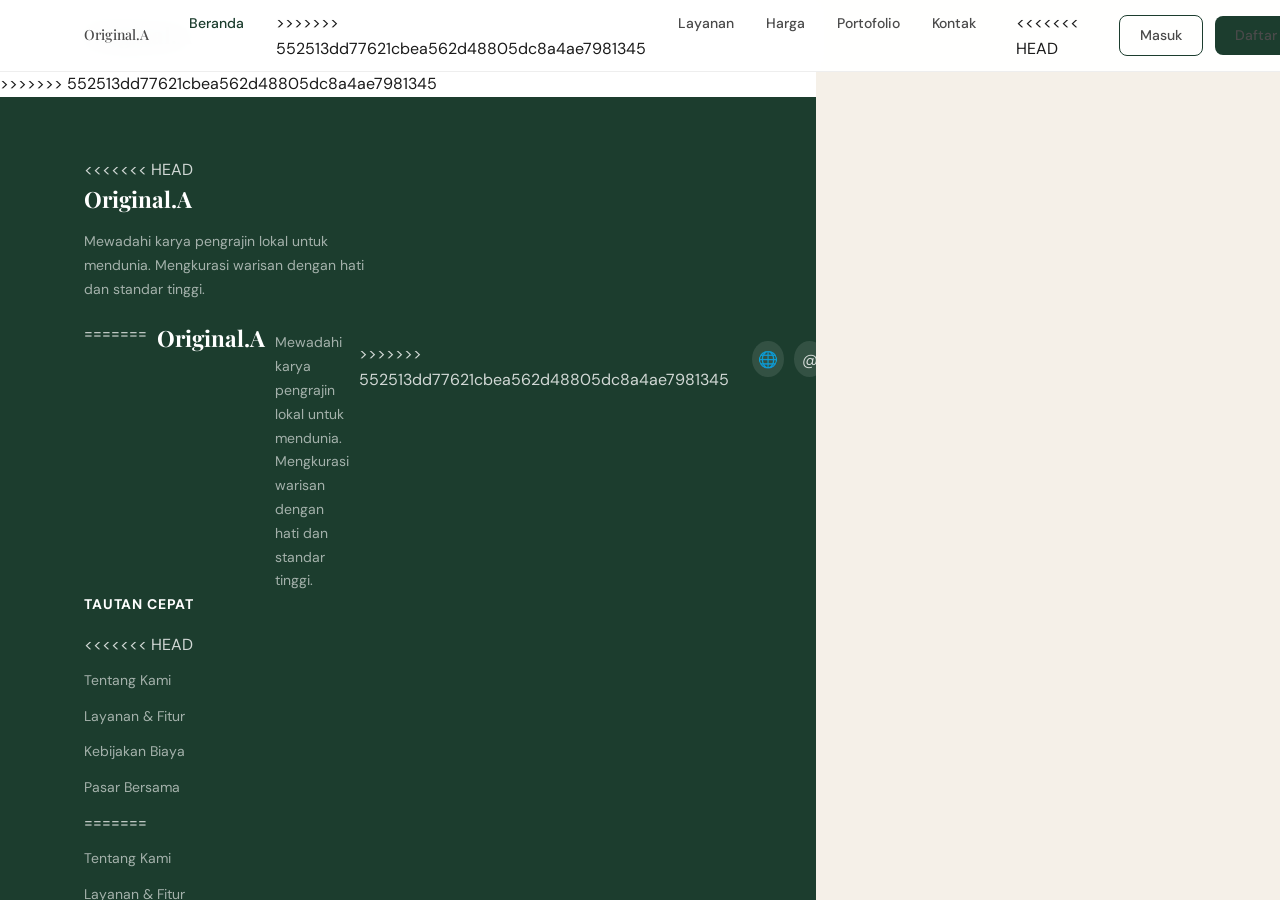
<file: index.html>
<<<<<<< HEAD
<!DOCTYPE html>
=======
#halaman_beranda




<DOCTYPE html>
>>>>>>> 552513dd77621cbea562d48805dc8a4ae7981345
<html lang="id">
<head>
  <meta charset="UTF-8"/>
  <meta name="viewport" content="width=device-width, initial-scale=1.0"/>
<<<<<<< HEAD
  <title>Original.A | Warisan UMKM Indonesia Terkurasi</title>
  <link href="https://fonts.googleapis.com/css2?family=Playfair+Display:ital,wght@0,500;0,700;1,500&family=DM+Sans:wght@300;400;500;600&display=swap" rel="stylesheet"/>
  <style>
    /* ===== DESIGN TOKENS ===== */
    :root {
      --green: #1C3D2E;
      --green-mid: #2A5440;
      --green-light: #3a6b50;
      --gold: #B8962E;
      --gold-light: #D4AF50;
      --cream: #F5F0E8;
      --cream-dark: #E8DFD0;
      --white: #FFFFFF;
      --text-dark: #1a1a1a;
      --text-mid: #4a4a4a;
      --text-muted: #888;
      --border: #ddd;
      --border-light: #eee;
      --nav-height: 72px;
      --radius-sm: 8px;
      --radius-md: 12px;
      --radius-lg: 16px;
      --radius-xl: 24px;
      --shadow-sm: 0 2px 8px rgba(0,0,0,0.06);
      --shadow-md: 0 8px 30px rgba(0,0,0,0.12);
      --shadow-lg: 0 20px 60px rgba(0,0,0,0.18);
      --transition: all 0.25s ease;
      --font-display: 'Playfair Display', Georgia, serif;
      --font-body: 'DM Sans', system-ui, sans-serif;
    }

    *, *::before, *::after { box-sizing: border-box; margin: 0; padding: 0; }
    html { scroll-behavior: smooth; }
    body { font-family: var(--font-body); color: var(--text-dark); background: var(--white); line-height: 1.6; }
    img { max-width: 100%; display: block; }
    a { text-decoration: none; color: inherit; }
    button { cursor: pointer; border: none; background: none; font-family: inherit; }

    .container { max-width: 1160px; margin: 0 auto; padding: 0 24px; }

    /* ===== BUTTONS ===== */
    .btn { display: inline-flex; align-items: center; justify-content: center; gap: 8px; padding: 12px 28px; border-radius: var(--radius-sm); font-size: 0.875rem; font-weight: 600; transition: var(--transition); cursor: pointer; border: none; }
    .btn-primary { background: var(--green); color: var(--white); }
    .btn-primary:hover { background: var(--green-mid); }
    .btn-outline { background: transparent; color: var(--green); border: 1.5px solid var(--green); }
    .btn-outline:hover { background: var(--green); color: var(--white); }
    .btn-gold { background: var(--gold); color: var(--white); }
    .btn-gold:hover { background: var(--gold-light); }

    /* ===== NAVBAR ===== */
    .navbar {
      position: fixed; top: 0; left: 0; right: 0; z-index: 1000;
      height: var(--nav-height); background: rgba(255,255,255,0.95);
      backdrop-filter: blur(12px); border-bottom: 1px solid var(--border-light);
      transition: var(--transition);
    }
    .navbar.scrolled { box-shadow: var(--shadow-sm); }
    .nav-inner { display: flex; align-items: center; height: 100%; max-width: 1160px; margin: 0 auto; padding: 0 24px; gap: 40px; }
    .nav-logo { font-family: var(--font-display); font-size: 1.4rem; font-weight: 700; color: var(--green); }
    .nav-links { display: flex; list-style: none; gap: 32px; flex: 1; }
    .nav-links a { font-size: 0.875rem; font-weight: 500; color: var(--text-mid); transition: var(--transition); }
    .nav-links a:hover, .nav-links a.active { color: var(--green); }
    .nav-actions { display: flex; align-items: center; gap: 12px; margin-left: auto; }

    /* Guest nav */
    .nav-masuk { font-size: 0.875rem; font-weight: 600; color: var(--green); padding: 8px 20px; border-radius: var(--radius-sm); border: 1.5px solid var(--green); transition: var(--transition); cursor: pointer; }
    .nav-masuk:hover { background: var(--green); color: var(--white); }
    .nav-daftar { font-size: 0.875rem; font-weight: 600; background: var(--green); color: var(--white); padding: 8px 20px; border-radius: var(--radius-sm); transition: var(--transition); cursor: pointer; }
    .nav-daftar:hover { background: var(--green-mid); }

    /* Logged-in nav */
    .nav-user { gap: 14px; }
    .nav-icon {
      position: relative; width: 38px; height: 38px; border-radius: 50%;
      display: flex; align-items: center; justify-content: center;
      background: var(--white); border: 1px solid var(--border);
      color: var(--green); font-size: 1rem; transition: var(--transition); cursor: pointer;
    }
    .nav-icon:hover { border-color: var(--green); transform: translateY(-1px); box-shadow: var(--shadow-sm); }
    .nav-badge {
      position: absolute; top: -4px; right: -4px; min-width: 18px; height: 18px; padding: 0 5px;
      background: var(--gold); color: var(--white); border-radius: 100px;
      font-size: 0.65rem; font-weight: 700; display: flex; align-items: center; justify-content: center;
      border: 2px solid var(--cream);
    }
    .nav-profile {
      display: flex; align-items: center; gap: 10px; padding: 5px 14px 5px 5px;
      background: var(--white); border: 1px solid var(--border); border-radius: 100px;
      transition: var(--transition); cursor: pointer; position: relative;
    }
    .nav-profile:hover { border-color: var(--green); box-shadow: var(--shadow-sm); }
    .nav-avatar {
      width: 30px; height: 30px; border-radius: 50%; background: var(--green); color: var(--white);
      display: flex; align-items: center; justify-content: center; font-size: 0.72rem; font-weight: 700;
    }
    .nav-name { font-size: 0.85rem; font-weight: 600; color: var(--green); }

    /* Profile dropdown */
    .profile-dropdown {
      position: absolute; top: calc(100% + 10px); right: 0;
      background: var(--white); border: 1px solid var(--border-light);
      border-radius: var(--radius-md); box-shadow: var(--shadow-md);
      min-width: 200px; padding: 8px 0; z-index: 999;
      opacity: 0; pointer-events: none; transform: translateY(-8px); transition: var(--transition);
    }
    .nav-profile:hover .profile-dropdown, .profile-dropdown.open { opacity: 1; pointer-events: all; transform: translateY(0); }
    .dropdown-item { display: flex; align-items: center; gap: 10px; padding: 10px 16px; font-size: 0.875rem; color: var(--text-mid); transition: var(--transition); }
    .dropdown-item:hover { background: var(--cream); color: var(--green); }
    .dropdown-divider { height: 1px; background: var(--border-light); margin: 6px 0; }
    .dropdown-item.logout { color: #c0392b; }
    .dropdown-item.logout:hover { background: #fdf0f0; }

    /* Notif dropdown */
    .notif-wrapper { position: relative; }
    .notif-dropdown {
      position: absolute; top: calc(100% + 10px); right: 0;
      background: var(--white); border: 1px solid var(--border-light);
      border-radius: var(--radius-md); box-shadow: var(--shadow-md);
      width: 300px; z-index: 999;
      opacity: 0; pointer-events: none; transform: translateY(-8px); transition: var(--transition);
    }
    .notif-dropdown.open { opacity: 1; pointer-events: all; transform: translateY(0); }
    .notif-header { padding: 14px 16px; font-size: 0.875rem; font-weight: 700; color: var(--text-dark); border-bottom: 1px solid var(--border-light); display: flex; justify-content: space-between; align-items: center; }
    .notif-header span { font-size: 0.75rem; color: var(--gold); font-weight: 600; cursor: pointer; }
    .notif-item { padding: 12px 16px; display: flex; gap: 10px; align-items: flex-start; border-bottom: 1px solid var(--border-light); transition: var(--transition); cursor: pointer; }
    .notif-item:last-child { border-bottom: none; }
    .notif-item:hover { background: var(--cream); }
    .notif-item.unread { background: rgba(184,150,46,0.05); }
    .notif-dot { width: 8px; height: 8px; border-radius: 50%; background: var(--gold); margin-top: 4px; flex-shrink: 0; }
    .notif-text { font-size: 0.8rem; color: var(--text-mid); line-height: 1.5; }
    .notif-time { font-size: 0.72rem; color: var(--text-muted); margin-top: 2px; }

    /* Cart dropdown */
    .cart-wrapper { position: relative; }
    .cart-dropdown {
      position: absolute; top: calc(100% + 10px); right: 0;
      background: var(--white); border: 1px solid var(--border-light);
      border-radius: var(--radius-md); box-shadow: var(--shadow-md);
      width: 320px; z-index: 999;
      opacity: 0; pointer-events: none; transform: translateY(-8px); transition: var(--transition);
    }
    .cart-dropdown.open { opacity: 1; pointer-events: all; transform: translateY(0); }
    .cart-header { padding: 14px 16px; font-size: 0.875rem; font-weight: 700; color: var(--text-dark); border-bottom: 1px solid var(--border-light); }
    .cart-item { padding: 12px 16px; display: flex; gap: 12px; align-items: center; border-bottom: 1px solid var(--border-light); }
    .cart-item-img { width: 48px; height: 48px; border-radius: var(--radius-sm); background: var(--cream-dark); overflow: hidden; flex-shrink: 0; }
    .cart-item-img img { width: 100%; height: 100%; object-fit: cover; }
    .cart-item-name { font-size: 0.82rem; font-weight: 600; color: var(--text-dark); }
    .cart-item-price { font-size: 0.82rem; font-weight: 700; color: var(--green); }
    .cart-item-qty { font-size: 0.72rem; color: var(--text-muted); }
    .cart-footer { padding: 14px 16px; }
    .cart-total { display: flex; justify-content: space-between; font-size: 0.875rem; font-weight: 700; color: var(--text-dark); margin-bottom: 12px; }
    .cart-total span:last-child { color: var(--green); font-family: var(--font-display); }
    .btn-checkout-cart { width: 100%; padding: 12px; background: var(--green); color: var(--white); border-radius: var(--radius-sm); font-weight: 600; font-size: 0.875rem; transition: var(--transition); }
    .btn-checkout-cart:hover { background: var(--green-mid); }

    .nav-toggle { display: none; flex-direction: column; gap: 5px; padding: 4px; }
    .nav-toggle span { width: 22px; height: 2px; background: var(--green); border-radius: 2px; display: block; }

    /* ===== AUTH TOGGLE DEMO BAR ===== */
    .auth-demo-bar {
      position: fixed; bottom: 24px; left: 50%; transform: translateX(-50%);
      background: var(--green); color: var(--white); border-radius: 100px;
      padding: 10px 6px 10px 18px; display: flex; align-items: center; gap: 10px;
      box-shadow: var(--shadow-lg); z-index: 2000; font-size: 0.82rem; font-weight: 500;
      white-space: nowrap;
    }
    .auth-demo-bar .toggle-label { opacity: 0.75; }
    .auth-toggle-btn {
      background: rgba(255,255,255,0.15); border: 1px solid rgba(255,255,255,0.3);
      color: var(--white); border-radius: 100px; padding: 7px 18px;
      font-size: 0.8rem; font-weight: 700; transition: var(--transition); cursor: pointer;
    }
    .auth-toggle-btn:hover { background: rgba(255,255,255,0.25); }

    /* ===== FADE UP ===== */
    .fade-up { opacity: 0; transform: translateY(24px); transition: opacity 0.6s ease, transform 0.6s ease; }
    .fade-up.visible { opacity: 1; transform: translateY(0); }

    /* ===== DIVIDER ===== */
    .divider { height: 1px; background: var(--border-light); margin: 0; }

    /* ===== SCROLL TOP ===== */
    .scroll-top {
      position: fixed; bottom: 28px; right: 28px; width: 44px; height: 44px;
      background: var(--green); color: var(--white); border-radius: 50%;
      display: flex; align-items: center; justify-content: center; font-size: 1.2rem;
      opacity: 0; pointer-events: none; transition: var(--transition); z-index: 900;
    }
    .scroll-top.show { opacity: 1; pointer-events: all; }

    /* ===== HERO ===== */
    .hero {
      min-height: 100vh; display: flex; align-items: center;
      padding-top: var(--nav-height); background: var(--cream); overflow: hidden; position: relative;
    }
    .hero .container { display: grid; grid-template-columns: 1fr 1fr; gap: 60px; align-items: center; padding: 60px 0; }
    .hero-badge {
      display: inline-flex; align-items: center; gap: 8px;
      background: rgba(184,150,46,0.15); border: 1px solid rgba(184,150,46,0.35);
      border-radius: 100px; padding: 6px 16px;
      font-size: 0.75rem; font-weight: 700; letter-spacing: 0.1em; text-transform: uppercase;
      color: var(--gold); margin-bottom: 24px;
    }
    .hero h1 { font-family: var(--font-display); font-size: clamp(2.6rem, 5.5vw, 4.2rem); line-height: 1.1; margin-bottom: 20px; color: var(--green); }
    .hero h1 span { color: var(--gold); font-style: italic; }
    .hero-desc { font-size: 1rem; line-height: 1.75; color: var(--text-mid); margin-bottom: 32px; max-width: 440px; }
    .hero-actions { display: flex; gap: 14px; flex-wrap: wrap; margin-bottom: 40px; }
    .hero-trust { display: flex; align-items: center; gap: 12px; }
    .trust-avatars { display: flex; }
    .trust-avatars span {
      width: 32px; height: 32px; border-radius: 50%; background: var(--green);
      color: var(--white); display: flex; align-items: center; justify-content: center;
      font-size: 0.7rem; font-weight: 700; border: 2px solid var(--cream); margin-left: -8px;
    }
    .trust-avatars span:first-child { margin-left: 0; }
    .trust-text { font-size: 0.82rem; color: var(--text-muted); }
    .trust-text strong { color: var(--green); display: block; }
    .hero-visual { position: relative; }
    .hero-img-main { width: 100%; aspect-ratio: 4/5; border-radius: var(--radius-xl); overflow: hidden; background: #D4C5A9; position: relative; }
    .hero-img-main img { width: 100%; height: 100%; object-fit: cover; }
    .hero-img-thumb { position: absolute; bottom: -20px; right: -20px; width: 160px; height: 140px; border-radius: var(--radius-lg); overflow: hidden; border: 4px solid var(--cream); box-shadow: var(--shadow-lg); }
    .hero-img-thumb img { width: 100%; height: 100%; object-fit: cover; }
    .hero-stat-card { position: absolute; top: 24px; left: -24px; background: var(--white); border-radius: var(--radius-md); padding: 14px 18px; box-shadow: var(--shadow-lg); }
    .hero-stat-card .stat-num { font-family: var(--font-display); font-size: 1.5rem; font-weight: 700; color: var(--green); line-height: 1; }
    .hero-stat-card .stat-lbl { font-size: 0.72rem; color: var(--text-muted); margin-top: 2px; }

    /* ===== KATEGORI ===== */
    .kategori-section { padding: 60px 0; }
    .section-header { display: flex; align-items: flex-end; justify-content: space-between; margin-bottom: 28px; }
    .section-header h2 { font-family: var(--font-display); font-size: 1.5rem; }
    .section-header p { font-size: 0.875rem; color: var(--text-muted); margin-top: 4px; }
    .kategori-scroll { display: flex; gap: 16px; overflow-x: auto; padding-bottom: 8px; scrollbar-width: none; }
    .kategori-scroll::-webkit-scrollbar { display: none; }
    .kat-item { flex-shrink: 0; width: 130px; cursor: pointer; text-align: center; transition: var(--transition); }
    .kat-item:hover { transform: translateY(-4px); }
    .kat-img { width: 130px; height: 110px; border-radius: var(--radius-md); overflow: hidden; background: var(--cream-dark); margin-bottom: 10px; position: relative; }
    .kat-img img { width: 100%; height: 100%; object-fit: cover; }
    .kat-overlay { position: absolute; inset: 0; background: rgba(28,61,46,0.4); display: flex; align-items: flex-end; padding: 10px; border-radius: var(--radius-md); }
    .kat-name { font-size: 0.82rem; font-weight: 600; color: var(--white); }

    /* ===== PRODUK UNGGULAN ===== */
    .produk-section { padding: 60px 0; }
    .section-title-center { text-align: center; margin-bottom: 40px; }
    .section-title-center h2 { font-family: var(--font-display); font-size: 2rem; margin-bottom: 6px; }
    .section-title-center h2::after { content: ''; display: block; width: 50px; height: 3px; background: var(--gold); margin: 10px auto 0; border-radius: 2px; }
    .produk-grid { display: grid; grid-template-columns: repeat(4,1fr); gap: 20px; }
    .produk-card { background: var(--white); border-radius: var(--radius-md); overflow: hidden; border: 1px solid var(--border-light); transition: var(--transition); cursor: pointer; }
    .produk-card:hover { box-shadow: var(--shadow-md); transform: translateY(-4px); }
    .produk-img { width: 100%; aspect-ratio: 1/1; background: var(--cream-dark); position: relative; overflow: hidden; }
    .produk-img img { width: 100%; height: 100%; object-fit: cover; transition: var(--transition); }
    .produk-card:hover .produk-img img { transform: scale(1.05); }
    .produk-label { position: absolute; top: 10px; left: 10px; background: var(--green); color: var(--white); font-size: 0.68rem; font-weight: 700; padding: 3px 9px; border-radius: 100px; text-transform: uppercase; }
    .produk-label.new { background: var(--gold); }
    .produk-info { padding: 14px 16px 16px; }
    .produk-toko { font-size: 0.72rem; color: var(--gold); font-weight: 600; text-transform: uppercase; letter-spacing: 0.06em; margin-bottom: 4px; }
    .produk-nama { font-size: 0.92rem; font-weight: 600; color: var(--text-dark); margin-bottom: 6px; line-height: 1.35; }
    .produk-harga { font-family: var(--font-display); font-size: 1rem; font-weight: 700; color: var(--green); margin-bottom: 12px; }
    .btn-beli { width: 100%; padding: 10px; background: var(--green); color: var(--white); border-radius: var(--radius-sm); font-size: 0.82rem; font-weight: 600; transition: var(--transition); text-align: center; display: block; border: none; cursor: pointer; }
    .btn-beli:hover { background: var(--green-mid); }

    /* ===== CARA KERJA ===== */
    .cara-kerja { background: var(--green); padding: 80px 0; }
    .cara-kerja .section-title-center h2 { color: var(--white); }
    .cara-kerja .section-title-center h2::after { background: var(--gold); }
    .cara-grid { display: grid; grid-template-columns: repeat(3,1fr); gap: 32px; margin-top: 48px; }
    .cara-item { text-align: center; }
    .cara-icon { width: 72px; height: 72px; background: rgba(184,150,46,0.2); border: 1px solid rgba(184,150,46,0.4); border-radius: var(--radius-md); display: flex; align-items: center; justify-content: center; font-size: 1.8rem; margin: 0 auto 20px; }
    .cara-item h3 { font-family: var(--font-display); color: var(--white); font-size: 1.1rem; margin-bottom: 10px; }
    .cara-item p { color: rgba(255,255,255,0.65); font-size: 0.875rem; line-height: 1.7; }

    /* ===== TESTIMONI ===== */
    .testimoni-section { padding: 80px 0; background: var(--cream); }
    .testi-grid { display: grid; grid-template-columns: repeat(3,1fr); gap: 24px; }
    .testi-card { background: var(--white); border: 1px solid var(--border-light); border-radius: var(--radius-md); padding: 28px; transition: var(--transition); }
    .testi-card:hover { box-shadow: var(--shadow-md); }
    .stars { color: var(--gold); font-size: 0.9rem; letter-spacing: 2px; margin-bottom: 14px; }
    .testi-text { font-size: 0.9rem; color: var(--text-mid); line-height: 1.75; margin-bottom: 20px; font-style: italic; }
    .testi-author { display: flex; align-items: center; gap: 12px; }
    .testi-avatar { width: 40px; height: 40px; border-radius: 50%; background: var(--green); color: var(--white); display: flex; align-items: center; justify-content: center; font-weight: 700; font-size: 0.9rem; flex-shrink: 0; overflow: hidden; }
    .testi-avatar img { width: 100%; height: 100%; object-fit: cover; }
    .testi-name { font-size: 0.875rem; font-weight: 600; color: var(--text-dark); }
    .testi-lokasi { font-size: 0.78rem; color: var(--text-muted); }

    /* ===== CTA BOTTOM ===== */
    .cta-bottom { background: var(--green); padding: 80px 0; text-align: center; }
    .cta-bottom h2 { font-family: var(--font-display); color: var(--white); font-size: clamp(1.8rem,4vw,2.8rem); margin-bottom: 12px; }
    .cta-bottom p { color: rgba(255,255,255,0.7); font-size: 1rem; margin-bottom: 32px; max-width: 480px; margin-left: auto; margin-right: auto; }
    .cta-bottom .btn-gold { font-size: 1rem; padding: 15px 40px; border-radius: var(--radius-sm); }

    /* img placeholders */
    .img-placeholder { background: var(--cream-dark); display: flex; align-items: center; justify-content: center; font-size: 2rem; color: var(--text-muted); width: 100%; height: 100%; }

    /* ===== FOOTER ===== */
    footer { background: var(--green); color: rgba(255,255,255,0.8); padding-top: 60px; }
    .footer-top { display: grid; grid-template-columns: 2fr 1fr 1fr 1.5fr; gap: 48px; padding-bottom: 48px; border-bottom: 1px solid rgba(255,255,255,0.1); }
    .footer-brand p { font-size: 0.875rem; line-height: 1.7; color: rgba(255,255,255,0.6); max-width: 280px; margin-top: 10px; }
    .footer-socials { display: flex; gap: 10px; margin-top: 20px; }
    .footer-socials a { width: 36px; height: 36px; border-radius: 50%; background: rgba(255,255,255,0.1); display: flex; align-items: center; justify-content: center; font-size: 1rem; transition: var(--transition); }
    .footer-socials a:hover { background: var(--gold); }
    .footer-col h5 { font-size: 0.875rem; font-weight: 700; color: var(--white); margin-bottom: 16px; text-transform: uppercase; letter-spacing: 0.06em; }
    .footer-col ul { list-style: none; display: flex; flex-direction: column; gap: 10px; }
    .footer-col ul li a { font-size: 0.875rem; color: rgba(255,255,255,0.6); transition: var(--transition); }
    .footer-col ul li a:hover { color: var(--gold); }
    .newsletter-form { display: flex; }
    .newsletter-form input { flex: 1; padding: 10px 16px; background: rgba(255,255,255,0.1); border: 1px solid rgba(255,255,255,0.2); border-radius: var(--radius-sm) 0 0 var(--radius-sm); color: var(--white); font-size: 0.875rem; outline: none; }
    .newsletter-form input::placeholder { color: rgba(255,255,255,0.4); }
    .newsletter-form button { padding: 10px 18px; background: var(--gold); color: var(--white); font-weight: 600; border-radius: 0 var(--radius-sm) var(--radius-sm) 0; font-size: 0.875rem; transition: var(--transition); }
    .newsletter-form button:hover { background: var(--gold-light); }
    .footer-bottom { padding: 20px 0; text-align: center; font-size: 0.8rem; color: rgba(255,255,255,0.4); }

    /* =============================================
       PRODUCT DETAIL MODAL
    ============================================= */
    .modal-overlay {
      position: fixed; inset: 0; background: rgba(0,0,0,0.6);
      backdrop-filter: blur(4px); z-index: 2000;
      display: flex; align-items: center; justify-content: center;
      opacity: 0; pointer-events: none; transition: opacity 0.3s ease;
      padding: 20px;
    }
    .modal-overlay.active { opacity: 1; pointer-events: all; }
    .modal-box {
      background: var(--white); border-radius: var(--radius-xl);
      width: 100%; max-width: 860px; max-height: 90vh;
      overflow-y: auto; position: relative;
      transform: translateY(20px) scale(0.97);
      transition: transform 0.3s ease;
      scrollbar-width: thin;
    }
    .modal-overlay.active .modal-box { transform: translateY(0) scale(1); }
    .modal-close {
      position: absolute; top: 16px; right: 16px; z-index: 10;
      width: 36px; height: 36px; border-radius: 50%;
      background: rgba(0,0,0,0.08); display: flex; align-items: center; justify-content: center;
      font-size: 1.1rem; color: var(--text-dark); transition: var(--transition);
    }
    .modal-close:hover { background: rgba(0,0,0,0.15); }
    .modal-content { display: grid; grid-template-columns: 1fr 1fr; }
    .modal-gallery { padding: 24px; }
    .modal-main-img { width: 100%; aspect-ratio: 1/1; border-radius: var(--radius-lg); overflow: hidden; background: var(--cream-dark); margin-bottom: 12px; position: relative; }
    .modal-main-img img { width: 100%; height: 100%; object-fit: cover; }
    .modal-badge-img { position: absolute; top: 12px; left: 12px; background: var(--green); color: var(--white); font-size: 0.68rem; font-weight: 700; padding: 4px 10px; border-radius: 100px; text-transform: uppercase; }
    .modal-thumbs { display: flex; gap: 8px; }
    .modal-thumb { width: 68px; height: 68px; border-radius: var(--radius-sm); overflow: hidden; cursor: pointer; border: 2px solid transparent; transition: var(--transition); background: var(--cream-dark); flex-shrink: 0; }
    .modal-thumb.active { border-color: var(--green); }
    .modal-thumb img { width: 100%; height: 100%; object-fit: cover; }
    .modal-info { padding: 28px 28px 28px 4px; display: flex; flex-direction: column; gap: 0; }
    .modal-title { font-family: var(--font-display); font-size: 1.6rem; font-weight: 700; color: var(--text-dark); margin-bottom: 8px; line-height: 1.2; }
    .modal-rating { display: flex; align-items: center; gap: 8px; margin-bottom: 16px; }
    .modal-rating .stars { font-size: 0.85rem; letter-spacing: 1px; margin: 0; }
    .modal-rating span { font-size: 0.82rem; color: var(--text-muted); }
    .modal-seller { display: flex; align-items: center; gap: 12px; background: var(--cream); border-radius: var(--radius-sm); padding: 12px 16px; margin-bottom: 16px; }
    .seller-icon { width: 36px; height: 36px; border-radius: 50%; background: var(--green); display: flex; align-items: center; justify-content: center; font-size: 1rem; }
    .seller-name { font-size: 0.875rem; font-weight: 600; color: var(--text-dark); }
    .seller-link { font-size: 0.75rem; color: var(--gold); font-weight: 500; }
    .modal-price { font-family: var(--font-display); font-size: 2rem; font-weight: 700; color: var(--green); margin-bottom: 18px; }
    .modal-option-label { font-size: 0.8rem; font-weight: 700; color: var(--text-dark); text-transform: uppercase; letter-spacing: 0.06em; margin-bottom: 8px; }
    .modal-sizes { display: flex; gap: 8px; margin-bottom: 16px; }
    .size-btn { width: 42px; height: 38px; border-radius: var(--radius-sm); border: 1.5px solid var(--border); font-size: 0.8rem; font-weight: 600; color: var(--text-mid); transition: var(--transition); cursor: pointer; background: var(--white); }
    .size-btn.active, .size-btn:hover { border-color: var(--green); background: var(--green); color: var(--white); }
    .modal-colors { display: flex; gap: 8px; margin-bottom: 18px; }
    .color-btn { width: 30px; height: 30px; border-radius: 50%; cursor: pointer; border: 2px solid transparent; transition: var(--transition); }
    .color-btn.active { border-color: var(--green); box-shadow: 0 0 0 3px var(--green); }
    .modal-qty-row { display: flex; align-items: center; gap: 16px; margin-bottom: 20px; }
    .qty-control { display: flex; align-items: center; border: 1.5px solid var(--border); border-radius: var(--radius-sm); overflow: hidden; }
    .qty-btn { width: 36px; height: 36px; background: var(--cream); font-size: 1.1rem; font-weight: 600; color: var(--text-dark); transition: var(--transition); }
    .qty-btn:hover { background: var(--cream-dark); }
    .qty-val { width: 40px; text-align: center; font-size: 0.9rem; font-weight: 600; border: none; background: var(--white); padding: 8px 0; }
    .qty-stock { font-size: 0.8rem; color: var(--text-muted); }
    .modal-actions { display: flex; gap: 12px; margin-bottom: 20px; }
    .btn-keranjang { flex: 1; padding: 13px; border: 2px solid var(--green); color: var(--green); background: var(--white); border-radius: var(--radius-sm); font-weight: 600; font-size: 0.875rem; transition: var(--transition); }
    .btn-keranjang:hover { background: var(--cream); }
    .btn-beli-modal { flex: 1; padding: 13px; background: var(--green); color: var(--white); border-radius: var(--radius-sm); font-weight: 600; font-size: 0.875rem; transition: var(--transition); }
    .btn-beli-modal:hover { background: var(--green-mid); }
    .modal-badges { display: flex; gap: 16px; justify-content: space-around; padding: 16px 0; border-top: 1px solid var(--border-light); border-bottom: 1px solid var(--border-light); }
    .modal-badge-item { display: flex; flex-direction: column; align-items: center; gap: 4px; }
    .modal-badge-item span:first-child { font-size: 1.2rem; }
    .modal-badge-item span:last-child { font-size: 0.63rem; font-weight: 700; text-transform: uppercase; letter-spacing: 0.06em; color: var(--text-muted); text-align: center; }

    /* Modal Tabs */
    .modal-tabs-section { padding: 20px 28px 28px; border-top: 1px solid var(--border-light); }
    .modal-tabs-row { display: flex; border-bottom: 2px solid var(--border-light); margin-bottom: 20px; }
    .modal-tab { padding: 10px 20px; font-size: 0.875rem; font-weight: 600; color: var(--text-muted); border-bottom: 2px solid transparent; margin-bottom: -2px; transition: var(--transition); cursor: pointer; }
    .modal-tab.active { color: var(--green); border-bottom-color: var(--green); }
    .modal-tab-content { display: grid; grid-template-columns: 1fr 1fr; gap: 24px; }
    .tab-panel { display: none; }
    .tab-panel.active { display: block; }
    .tab-panel p { font-size: 0.875rem; line-height: 1.8; color: var(--text-mid); }
    .review-list { display: flex; flex-direction: column; gap: 16px; }
    .review-item { background: var(--cream); border-radius: var(--radius-sm); padding: 16px; }
    .review-header { display: flex; align-items: center; gap: 10px; margin-bottom: 6px; }
    .review-avatar { width: 32px; height: 32px; border-radius: 50%; background: var(--green); color: var(--white); display: flex; align-items: center; justify-content: center; font-size: 0.75rem; font-weight: 700; flex-shrink: 0; }
    .review-name { font-size: 0.82rem; font-weight: 600; }
    .review-stars { font-size: 0.7rem; color: var(--gold); }
    .review-text { font-size: 0.8rem; color: var(--text-mid); font-style: italic; }

    /* Login prompt modal (for guests) */
    .login-prompt {
      text-align: center; padding: 40px 32px;
    }
    .login-prompt .prompt-icon { font-size: 3rem; margin-bottom: 16px; }
    .login-prompt h3 { font-family: var(--font-display); font-size: 1.4rem; color: var(--green); margin-bottom: 10px; }
    .login-prompt p { color: var(--text-muted); font-size: 0.9rem; margin-bottom: 24px; }
    .login-prompt .prompt-actions { display: flex; gap: 12px; justify-content: center; }

    /* ===== TOAST ===== */
    @keyframes fadeInUp {
      from { opacity: 0; transform: translateX(-50%) translateY(10px); }
      to   { opacity: 1; transform: translateX(-50%) translateY(0); }
    }

    /* ===== RESPONSIVE ===== */
    @media(max-width:1024px) {
      .produk-grid { grid-template-columns: repeat(2,1fr); }
      .modal-content { grid-template-columns: 1fr; }
      .modal-info { padding: 0 24px 24px; }
      .footer-top { grid-template-columns: 1fr 1fr; }
    }
    @media(max-width:768px) {
      .hero .container { grid-template-columns: 1fr; }
      .hero-visual { display: none; }
      .cara-grid { grid-template-columns: 1fr; }
      .testi-grid { grid-template-columns: 1fr; }
      .modal-tab-content { grid-template-columns: 1fr; }
      .nav-name { display: none; }
    }
    @media(max-width:480px) {
      .produk-grid { grid-template-columns: 1fr; }
      .footer-top { grid-template-columns: 1fr; }
      .nav-links { display: none; }
      .nav-links.open { display: flex; flex-direction: column; position: fixed; top: var(--nav-height); left: 0; right: 0; background: var(--white); padding: 20px; gap: 16px; border-bottom: 1px solid var(--border-light); z-index: 999; }
      .nav-toggle { display: flex; }
    }
=======
  <title>Beranda — Original.A | Warisan UMKM Indonesia Terkurasi</title>
  <link rel="stylesheet" href="style.css"/>
  <style>
    /* ===== HERO ===== */
    .hero {
      min-height:100vh; display:flex; align-items:center;
      padding-top:var(--nav-height); background:var(--cream); overflow:hidden; position:relative;
    }
    .hero .container {
      display:grid; grid-template-columns:1fr 1fr; gap:60px; align-items:center; padding:60px 0;
    }
    .hero-badge {
      display:inline-flex; align-items:center; gap:8px;
      background:rgba(184,150,46,0.15); border:1px solid rgba(184,150,46,0.35);
      border-radius:100px; padding:6px 16px;
      font-size:0.75rem; font-weight:700; letter-spacing:0.1em; text-transform:uppercase;
      color:var(--gold); margin-bottom:24px;
    }
    .hero h1 {
      font-size:clamp(2.6rem,5.5vw,4.2rem); line-height:1.1;
      margin-bottom:20px; color:var(--green);
    }
    .hero h1 span { color:var(--gold); font-style:italic; }
    .hero-desc { font-size:1rem; line-height:1.75; color:var(--text-mid); margin-bottom:32px; max-width:440px; }
    .hero-actions { display:flex; gap:14px; flex-wrap:wrap; margin-bottom:40px; }
    .hero-trust { display:flex; align-items:center; gap:12px; }
    .trust-avatars { display:flex; }
    .trust-avatars span {
      width:32px; height:32px; border-radius:50%; background:var(--green);
      color:var(--white); display:flex; align-items:center; justify-content:center;
      font-size:0.7rem; font-weight:700; border:2px solid var(--cream); margin-left:-8px;
    }
    .trust-avatars span:first-child { margin-left:0; }
    .trust-text { font-size:0.82rem; color:var(--text-muted); }
    .trust-text strong { color:var(--green); display:block; }

    /* Hero Visual */
    .hero-visual { position:relative; }
    .hero-img-main {
      width:100%; aspect-ratio:4/5; border-radius:var(--radius-xl);
      overflow:hidden; background:#D4C5A9; position:relative;
    }
    .hero-img-main img { width:100%; height:100%; object-fit:cover; }
    .hero-img-thumb {
      position:absolute; bottom:-20px; right:-20px;
      width:160px; height:140px; border-radius:var(--radius-lg);
      overflow:hidden; border:4px solid var(--cream); box-shadow:var(--shadow-lg);
    }
    .hero-img-thumb img { width:100%; height:100%; object-fit:cover; }
    .hero-stat-card {
      position:absolute; top:24px; left:-24px;
      background:var(--white); border-radius:var(--radius-md);
      padding:14px 18px; box-shadow:var(--shadow-lg);
    }
    .hero-stat-card .stat-num { font-family:var(--font-display); font-size:1.5rem; font-weight:700; color:var(--green); line-height:1; }
    .hero-stat-card .stat-lbl { font-size:0.72rem; color:var(--text-muted); margin-top:2px; }

    /* ===== KATEGORI ===== */
    .kategori-section { padding:60px 0; }
    .section-header { display:flex; align-items:flex-end; justify-content:space-between; margin-bottom:28px; }
    .section-header h2 { font-size:1.5rem; }
    .section-header p { font-size:0.875rem; color:var(--text-muted); margin-top:4px; }
    .kategori-scroll { display:flex; gap:16px; overflow-x:auto; padding-bottom:8px; scrollbar-width:none; }
    .kategori-scroll::-webkit-scrollbar { display:none; }
    .kat-item {
      flex-shrink:0; width:130px; cursor:pointer; text-align:center; transition:var(--transition);
    }
    .kat-item:hover { transform:translateY(-4px); }
    .kat-img {
      width:130px; height:110px; border-radius:var(--radius-md); overflow:hidden;
      background:var(--cream-dark); margin-bottom:10px; position:relative;
    }
    .kat-img img { width:100%; height:100%; object-fit:cover; }
    .kat-overlay {
      position:absolute; inset:0; background:rgba(28,61,46,0.4);
      display:flex; align-items:flex-end; padding:10px;
      border-radius:var(--radius-md);
    }
    .kat-name { font-size:0.82rem; font-weight:600; color:var(--white); }

    /* ===== PRODUK UNGGULAN ===== */
    .produk-section { padding:60px 0; }
    .section-title-center { text-align:center; margin-bottom:40px; }
    .section-title-center h2 { font-size:2rem; margin-bottom:6px; }
    .section-title-center h2::after {
      content:''; display:block; width:50px; height:3px;
      background:var(--gold); margin:10px auto 0; border-radius:2px;
    }
    .produk-grid { display:grid; grid-template-columns:repeat(4,1fr); gap:20px; }
    .produk-card {
      background:var(--white); border-radius:var(--radius-md);
      overflow:hidden; border:1px solid var(--border-light); transition:var(--transition);
    }
    .produk-card:hover { box-shadow:var(--shadow-md); transform:translateY(-4px); }
    .produk-img {
      width:100%; aspect-ratio:1/1; background:var(--cream-dark);
      position:relative; overflow:hidden;
    }
    .produk-img img { width:100%; height:100%; object-fit:cover; transition:var(--transition); }
    .produk-card:hover .produk-img img { transform:scale(1.05); }
    .produk-label {
      position:absolute; top:10px; left:10px;
      background:var(--green); color:var(--white);
      font-size:0.68rem; font-weight:700; padding:3px 9px; border-radius:100px; text-transform:uppercase;
    }
    .produk-label.new  { background:var(--gold); }
    .produk-info { padding:14px 16px 16px; }
    .produk-toko { font-size:0.72rem; color:var(--gold); font-weight:600; text-transform:uppercase; letter-spacing:0.06em; margin-bottom:4px; }
    .produk-nama { font-size:0.92rem; font-weight:600; color:var(--text-dark); margin-bottom:6px; line-height:1.35; }
    .produk-harga { font-family:var(--font-display); font-size:1rem; font-weight:700; color:var(--green); margin-bottom:12px; }
    .btn-beli {
      width:100%; padding:10px; background:var(--green); color:var(--white);
      border-radius:var(--radius-sm); font-size:0.82rem; font-weight:600;
      transition:var(--transition); text-align:center; display:block;
    }
    .btn-beli:hover { background:var(--green-mid); }

    /* ===== CARA KERJA ===== */
    .cara-kerja { background:var(--green); padding:80px 0; }
    .cara-kerja .section-title-center h2 { color:var(--white); }
    .cara-kerja .section-title-center h2::after { background:var(--gold); }
    .cara-kerja .section-title-center p { color:rgba(255,255,255,0.7); }
    .cara-grid { display:grid; grid-template-columns:repeat(3,1fr); gap:32px; margin-top:48px; }
    .cara-item { text-align:center; }
    .cara-icon {
      width:72px; height:72px; background:rgba(184,150,46,0.2); border:1px solid rgba(184,150,46,0.4);
      border-radius:var(--radius-md); display:flex; align-items:center; justify-content:center;
      font-size:1.8rem; margin:0 auto 20px;
    }
    .cara-item h3 { color:var(--white); font-size:1.1rem; margin-bottom:10px; }
    .cara-item p  { color:rgba(255,255,255,0.65); font-size:0.875rem; line-height:1.7; }

    /* ===== TESTIMONI ===== */
    .testimoni-section { padding:80px 0; background:var(--cream); }
    .testi-grid { display:grid; grid-template-columns:repeat(3,1fr); gap:24px; }
    .testi-card {
      background:var(--white); border:1px solid var(--border-light);
      border-radius:var(--radius-md); padding:28px; transition:var(--transition);
    }
    .testi-card:hover { box-shadow:var(--shadow-md); }
    .stars { color:var(--gold); font-size:0.9rem; letter-spacing:2px; margin-bottom:14px; }
    .testi-text { font-size:0.9rem; color:var(--text-mid); line-height:1.75; margin-bottom:20px; font-style:italic; }
    .testi-author { display:flex; align-items:center; gap:12px; }
    .testi-avatar {
      width:40px; height:40px; border-radius:50%;
      background:var(--green); color:var(--white);
      display:flex; align-items:center; justify-content:center; font-weight:700; font-size:0.9rem; flex-shrink:0;
    }
    .testi-name  { font-size:0.875rem; font-weight:600; color:var(--text-dark); }
    .testi-lokasi{ font-size:0.78rem; color:var(--text-muted); }

    /* ===== CTA BOTTOM ===== */
    .cta-bottom {
      background:var(--green); padding:80px 0; text-align:center;
    }
    .cta-bottom h2 { color:var(--white); font-size:clamp(1.8rem,4vw,2.8rem); margin-bottom:12px; }
    .cta-bottom p  { color:rgba(255,255,255,0.7); font-size:1rem; margin-bottom:32px; max-width:480px; margin-left:auto; margin-right:auto; }
    .cta-bottom .btn-gold { font-size:1rem; padding:15px 40px; border-radius:var(--radius-sm); }

    /* img placeholders */
    .img-placeholder { background:var(--cream-dark); display:flex; align-items:center; justify-content:center; font-size:2rem; color:var(--text-muted); width:100%; height:100%; }

    @media(max-width:1024px){ .produk-grid { grid-template-columns:repeat(2,1fr); } }
    @media(max-width:768px){
      .hero .container { grid-template-columns:1fr; }
      .hero-visual { display:none; }
      .cara-grid  { grid-template-columns:1fr; }
      .testi-grid { grid-template-columns:1fr; }
      .produk-grid{ grid-template-columns:repeat(2,1fr); }
    }
    @media(max-width:480px){ .produk-grid{ grid-template-columns:1fr; } }
>>>>>>> 552513dd77621cbea562d48805dc8a4ae7981345
  </style>
</head>
<body>

<<<<<<< HEAD
<!-- =============================================
     NAVBAR
============================================= -->
<nav class="navbar" id="navbar">
  <div class="nav-inner">
    <a href="#" class="nav-logo">Original.A</a>
    <ul class="nav-links" id="navLinks">
      <li><a href="#" class="active">Beranda</a></li>
=======
<!-- NAVBAR -->
<nav class="navbar" id="navbar">
  <div class="nav-inner">
    <a href="beranda.html" class="nav-logo">Original.A</a>
    <ul class="nav-links" id="navLinks">
      <li><a href="index.html" class="active">Beranda</a></li>
>>>>>>> 552513dd77621cbea562d48805dc8a4ae7981345
      <li><a href="layanan.html">Layanan</a></li>
      <li><a href="harga.html">Harga</a></li>
      <li><a href="portofolio.html">Portofolio</a></li>
      <li><a href="kontak.html">Kontak</a></li>
    </ul>
<<<<<<< HEAD

    <!-- GUEST ACTIONS (belum login) -->
    <div class="nav-actions" id="navGuest">
      <a href="login.html" class="nav-masuk">Masuk</a>
      <a href="registrasi.html" class="nav-daftar">Daftar</a>
    </div>

    <!-- LOGGED-IN ACTIONS (sudah login) — hidden by default -->
    <div class="nav-actions nav-user" id="navLoggedIn" style="display:none;">
      <!-- Keranjang -->
      <div class="cart-wrapper">
        <div class="nav-icon" id="cartBtn" title="Keranjang" onclick="toggleCart(event)">
          🛒<span class="nav-badge" id="cartBadge">3</span>
        </div>
        <div class="cart-dropdown" id="cartDropdown">
          <div class="cart-header">Keranjang Belanja (3)</div>
          <div class="cart-item">
            <div class="cart-item-img"><img src="img/batik.png" alt="" onerror="this.style.display='none'"/></div>
            <div style="flex:1;">
              <div class="cart-item-name">Kain Batik Tulis Lasem</div>
              <div class="cart-item-qty">1x · Lestari Batik</div>
            </div>
            <div class="cart-item-price">Rp 450.000</div>
          </div>
          <div class="cart-item">
            <div class="cart-item-img"><img src="img/kopi.png" alt="" onerror="this.style.display='none'"/></div>
            <div style="flex:1;">
              <div class="cart-item-name">Single Origin Gayo</div>
              <div class="cart-item-qty">2x · Kopi Gayo Hub</div>
            </div>
            <div class="cart-item-price">Rp 250.000</div>
          </div>
          <div class="cart-item">
            <div class="cart-item-img"><img src="img/baju batik.png" alt="" onerror="this.style.display='none'"/></div>
            <div style="flex:1;">
              <div class="cart-item-name">Dress Batik Parang</div>
              <div class="cart-item-qty">1x · Batik Kemala</div>
            </div>
            <div class="cart-item-price">Rp 750.000</div>
          </div>
          <div class="cart-footer">
            <div class="cart-total"><span>Total</span><span>Rp 1.450.000</span></div>
            <button class="btn-checkout-cart" onclick="showToast('Menuju halaman checkout...')">Checkout Sekarang</button>
          </div>
        </div>
      </div>

      <!-- Notifikasi -->
      <div class="notif-wrapper">
        <div class="nav-icon" id="notifBtn" title="Notifikasi" onclick="toggleNotif(event)">
          🔔<span class="nav-badge" id="notifBadge">2</span>
        </div>
        <div class="notif-dropdown" id="notifDropdown">
          <div class="notif-header">Notifikasi <span onclick="markAllRead()">Tandai dibaca</span></div>
          <div class="notif-item unread">
            <div class="notif-dot"></div>
            <div>
              <div class="notif-text">Pesanan <strong>#ORG-7842</strong> sedang dalam proses pengiriman.</div>
              <div class="notif-time">2 jam yang lalu</div>
            </div>
          </div>
          <div class="notif-item unread">
            <div class="notif-dot"></div>
            <div>
              <div class="notif-text">Promo spesial! Diskon 20% untuk kategori Kerajinan hari ini.</div>
              <div class="notif-time">5 jam yang lalu</div>
            </div>
          </div>
          <div class="notif-item">
            <div class="notif-dot" style="background:var(--border);"></div>
            <div>
              <div class="notif-text">Ulasan Anda untuk Batik Lasem telah dipublikasikan.</div>
              <div class="notif-time">1 hari yang lalu</div>
            </div>
          </div>
        </div>
      </div>

      <!-- Profil -->
      <div class="nav-profile" id="profileBtn" onclick="toggleProfile(event)">
        <span class="nav-avatar">AP</span>
        <span class="nav-name">Andi P.</span>
        <div class="profile-dropdown" id="profileDropdown">
          <div class="dropdown-item">👤 &nbsp;Profil Saya</div>
          <div class="dropdown-item">📦 &nbsp;Pesanan Saya</div>
          <div class="dropdown-item">❤️ &nbsp;Wishlist</div>
          <div class="dropdown-item">⚙️ &nbsp;Pengaturan</div>
          <div class="dropdown-divider"></div>
          <div class="dropdown-item logout" onclick="logout()">🚪 &nbsp;Keluar</div>
        </div>
      </div>
    </div>

=======
    <div class="nav-actions">
      <a href="login.html" class="nav-masuk">Masuk</a>
      <a href="registrasi.html" class="nav-daftar">Daftar</a>
    </div>
>>>>>>> 552513dd77621cbea562d48805dc8a4ae7981345
    <button class="nav-toggle" id="navToggle"><span></span><span></span><span></span></button>
  </div>
</nav>

<<<<<<< HEAD
<!-- =============================================
     HERO
============================================= -->
=======
<!-- HERO -->
>>>>>>> 552513dd77621cbea562d48805dc8a4ae7981345
<section class="hero">
  <div class="container">
    <div>
      <div class="hero-badge fade-up">🌿 Warisan UMKM Terkurasi</div>
      <h1 class="fade-up">Promosikan &amp; Jual Produkmu<br>di <span>Satu Tempat</span></h1>
      <p class="hero-desc fade-up">Promote, Grow and Glory</p>
      <div class="hero-actions fade-up">
<<<<<<< HEAD
        <a href="harga.html" class="btn btn-primary">Mulai Berjualan</a>
        <a href="#produk" class="btn btn-outline">Jelajahi Produk →</a>
=======
        <a href="registrasi.html" class="btn btn-primary">Mulai Berjualan</a>
        <a href="portofolio.html" class="btn btn-outline">Jelajahi Produk →</a>
>>>>>>> 552513dd77621cbea562d48805dc8a4ae7981345
      </div>
      <div class="hero-trust fade-up">
        <div class="trust-avatars">
          <span>BS</span><span>SA</span><span>AP</span><span>+</span>
        </div>
        <div class="trust-text">
          <strong>1.200+ Pengrajin</strong>
          bergabung dan sukses berjualan
        </div>
      </div>
    </div>
    <div class="hero-visual fade-up">
      <div class="hero-img-main">
<<<<<<< HEAD
        <div class="img-placeholder"><img src="img/home 1.png" alt="" onerror="this.style.display='none'"/></div>
      </div>
      <div class="hero-img-thumb">
        <div class="img-placeholder"><img src="img/home 2.png" alt="" onerror="this.style.display='none'"/></div>
=======
        <div class="img-placeholder"><img src="img/home 1.png" alt=""></div>
      </div>
      <div class="hero-img-thumb">
        <div class="img-placeholder" style="font-size:1.4rem;"><img src="img/home 2.png" alt=""></div>
>>>>>>> 552513dd77621cbea562d48805dc8a4ae7981345
      </div>
      <div class="hero-stat-card">
        <div class="stat-num">120+</div>
        <div class="stat-lbl">Produk Terjual Hari Ini</div>
      </div>
    </div>
  </div>
</section>

<<<<<<< HEAD
<!-- =============================================
     KATEGORI
============================================= -->
=======
<!-- KATEGORI -->
>>>>>>> 552513dd77621cbea562d48805dc8a4ae7981345
<section class="kategori-section">
  <div class="container">
    <div class="section-header fade-up">
      <div>
        <h2>Kategori Pilihan</h2>
        <p>Temukan kekayaan nusantara berdasarkan kategori</p>
      </div>
      <div style="display:flex;gap:8px;">
        <button style="width:34px;height:34px;border-radius:50%;border:1px solid var(--border);background:var(--white);cursor:pointer;font-size:1rem;">‹</button>
        <button style="width:34px;height:34px;border-radius:50%;border:1px solid var(--border);background:var(--white);cursor:pointer;font-size:1rem;">›</button>
      </div>
    </div>
    <div class="kategori-scroll fade-up">
<<<<<<< HEAD
      <div class="kat-item"><div class="kat-img"><div class="img-placeholder"><img src="img/makanan.png" alt="" onerror="this.style.display='none'"/></div><div class="kat-overlay"><span class="kat-name">Makanan</span></div></div></div>
      <div class="kat-item"><div class="kat-img"><div class="img-placeholder"><img src="img/ootd.png" alt="" onerror="this.style.display='none'"/></div><div class="kat-overlay"><span class="kat-name">Fashion</span></div></div></div>
      <div class="kat-item"><div class="kat-img"><div class="img-placeholder"><img src="img/kerajinan.png" alt="" onerror="this.style.display='none'"/></div><div class="kat-overlay"><span class="kat-name">Kerajinan</span></div></div></div>
      <div class="kat-item"><div class="kat-img"><div class="img-placeholder"><img src="img/kecantikan.png" alt="" onerror="this.style.display='none'"/></div><div class="kat-overlay"><span class="kat-name">Kecantikan</span></div></div></div>
      <div class="kat-item"><div class="kat-img"><div class="img-placeholder"><img src="img/elektronik.png" alt="" onerror="this.style.display='none'"/></div><div class="kat-overlay"><span class="kat-name">Elektronik</span></div></div></div>
      <div class="kat-item"><div class="kat-img"><div class="img-placeholder"><img src="img/rumah 2.png" alt="" onerror="this.style.display='none'"/></div><div class="kat-overlay"><span class="kat-name">Rumah</span></div></div></div>
=======
      <div class="kat-item">
        <div class="kat-img">
          <div class="img-placeholder"><img src="img/makanan.png" alt=""></div>
          <div class="kat-overlay"><span class="kat-name">Makanan</span></div>
        </div>
      </div>
      <div class="kat-item">
        <div class="kat-img">
          <div class="img-placeholder"><img src="img/ootd.png" alt=""></div>
          <div class="kat-overlay"><span class="kat-name">Fashion</span></div>
        </div>
      </div>
      <div class="kat-item">
        <div class="kat-img">
          <div class="img-placeholder"><img src="img/kerajinan.png" alt=""></div>
          <div class="kat-overlay"><span class="kat-name">Kerajinan</span></div>
        </div>
      </div>
      <div class="kat-item">
        <div class="kat-img">
          <div class="img-placeholder"><img src="img/kecantikan.png" alt=""></div>
          <div class="kat-overlay"><span class="kat-name">Kecantikan</span></div>
        </div>
      </div>
      <div class="kat-item">
        <div class="kat-img">
          <div class="img-placeholder"><img src="img/elektronik.png" alt=""></div>
          <div class="kat-overlay"><span class="kat-name">Elektronik</span></div>
        </div>
      </div>
      <div class="kat-item">
        <div class="kat-img">
          <div class="img-placeholder"><img src="img/rumah 2.png" alt=""></div>
          <div class="kat-overlay"><span class="kat-name">Rumah</span></div>
        </div>
      </div>
>>>>>>> 552513dd77621cbea562d48805dc8a4ae7981345
    </div>
  </div>
</section>

<div class="divider"></div>

<<<<<<< HEAD
<!-- =============================================
     PRODUK UNGGULAN
============================================= -->
<section class="produk-section" id="produk">
=======
<!-- PRODUK UNGGULAN -->
<section class="produk-section">
>>>>>>> 552513dd77621cbea562d48805dc8a4ae7981345
  <div class="container">
    <div class="section-title-center fade-up">
      <h2>Produk Unggulan</h2>
    </div>
    <div class="produk-grid">
<<<<<<< HEAD
      <div class="produk-card fade-up" onclick="handleProductClick('batik')">
        <div class="produk-img">
          <div class="img-placeholder"><img src="img/batik.png" alt="" onerror="this.style.display='none'"/></div>
=======
      <div class="produk-card fade-up">
        <div class="produk-img">
          <div class="img-placeholder"><img src="img/batik.png" alt=""></div>
>>>>>>> 552513dd77621cbea562d48805dc8a4ae7981345
          <span class="produk-label">Terlaris</span>
        </div>
        <div class="produk-info">
          <div class="produk-toko">Lestari Batik</div>
          <div class="produk-nama">Kain Batik Tulis Lasem</div>
          <div class="produk-harga">Rp 450.000</div>
<<<<<<< HEAD
          <button class="btn-beli" onclick="event.stopPropagation();handleProductClick('batik')">Beli Sekarang</button>
        </div>
      </div>
      <div class="produk-card fade-up" onclick="handleProductClick('kopi')">
        <div class="produk-img">
          <div class="img-placeholder"><img src="img/kopi.png" alt="" onerror="this.style.display='none'"/></div>
=======
          <a href="#" class="btn-beli">Beli Sekarang</a>
        </div>
      </div>
      <div class="produk-card fade-up">
        <div class="produk-img">
          <div class="img-placeholder"><img src="img/kopi.png" alt=""></div>
>>>>>>> 552513dd77621cbea562d48805dc8a4ae7981345
          <span class="produk-label new">Baru</span>
        </div>
        <div class="produk-info">
          <div class="produk-toko">Kopi Gayo Hub</div>
          <div class="produk-nama">Single Origin Gayo</div>
          <div class="produk-harga">Rp 125.000</div>
<<<<<<< HEAD
          <button class="btn-beli" onclick="event.stopPropagation();handleProductClick('kopi')">Beli Sekarang</button>
        </div>
      </div>
      <div class="produk-card fade-up" onclick="handleProductClick('candle')">
        <div class="produk-img">
          <div class="img-placeholder"><img src="img/cream wajah.png" alt="" onerror="this.style.display='none'"/></div>
=======
          <a href="#" class="btn-beli">Beli Sekarang</a>
        </div>
      </div>
      <div class="produk-card fade-up">
        <div class="produk-img">
          <div class="img-placeholder"><img src="img/cream wajah.png" alt=""></div>
>>>>>>> 552513dd77621cbea562d48805dc8a4ae7981345
        </div>
        <div class="produk-info">
          <div class="produk-toko">Wangi Alam</div>
          <div class="produk-nama">Scented Candle Java</div>
          <div class="produk-harga">Rp 89.000</div>
<<<<<<< HEAD
          <button class="btn-beli" onclick="event.stopPropagation();handleProductClick('candle')">Beli Sekarang</button>
        </div>
      </div>
      <div class="produk-card fade-up" onclick="handleProductClick('dress')">
        <div class="produk-img">
          <div class="img-placeholder"><img src="img/baju batik.png" alt="" onerror="this.style.display='none'"/></div>
=======
          <a href="#" class="btn-beli">Beli Sekarang</a>
        </div>
      </div>
      <div class="produk-card fade-up">
        <div class="produk-img">
          <div class="img-placeholder"><img src="img/baju batik.png" alt=""></div>
>>>>>>> 552513dd77621cbea562d48805dc8a4ae7981345
          <span class="produk-label">Terlaris</span>
        </div>
        <div class="produk-info">
          <div class="produk-toko">Batik Kemala</div>
          <div class="produk-nama">Dress Batik Parang</div>
          <div class="produk-harga">Rp 750.000</div>
<<<<<<< HEAD
          <button class="btn-beli" onclick="event.stopPropagation();handleProductClick('dress')">Beli Sekarang</button>
        </div>
      </div>
      <div class="produk-card fade-up" onclick="handleProductClick('alat')">
        <div class="produk-img">
          <div class="img-placeholder"><img src="img/alat makan.png" alt="" onerror="this.style.display='none'"/></div>
=======
          <a href="#" class="btn-beli">Beli Sekarang</a>
        </div>
      </div>
      <div class="produk-card fade-up">
        <div class="produk-img">
          <div class="img-placeholder"><img src="img/alat makan.png" alt=""></div>
>>>>>>> 552513dd77621cbea562d48805dc8a4ae7981345
        </div>
        <div class="produk-info">
          <div class="produk-toko">Mebel Kayu</div>
          <div class="produk-nama">Set Alat Makan Jati</div>
          <div class="produk-harga">Rp 195.000</div>
<<<<<<< HEAD
          <button class="btn-beli" onclick="event.stopPropagation();handleProductClick('alat')">Beli Sekarang</button>
        </div>
      </div>
      <div class="produk-card fade-up" onclick="handleProductClick('cream')">
        <div class="produk-img">
          <div class="img-placeholder"><img src="img/cream wajah.png" alt="" onerror="this.style.display='none'"/></div>
=======
          <a href="#" class="btn-beli">Beli Sekarang</a>
        </div>
      </div>
      <div class="produk-card fade-up">
        <div class="produk-img">
          <div class="img-placeholder"><img src="img/cream wajah.png" alt=""></div>
>>>>>>> 552513dd77621cbea562d48805dc8a4ae7981345
          <span class="produk-label new">Baru</span>
        </div>
        <div class="produk-info">
          <div class="produk-toko">Skin Lokal</div>
          <div class="produk-nama">Face Cream Herbal</div>
          <div class="produk-harga">Rp 210.000</div>
<<<<<<< HEAD
          <button class="btn-beli" onclick="event.stopPropagation();handleProductClick('cream')">Beli Sekarang</button>
        </div>
      </div>
      <div class="produk-card fade-up" onclick="handleProductClick('tas')">
        <div class="produk-img">
          <div class="img-placeholder"><img src="img/tas rajut.png" alt="" onerror="this.style.display='none'"/></div>
=======
          <a href="#" class="btn-beli">Beli Sekarang</a>
        </div>
      </div>
      <div class="produk-card fade-up">
        <div class="produk-img">
          <div class="img-placeholder"><img src="img/tas rajut.png" alt=""></div>
>>>>>>> 552513dd77621cbea562d48805dc8a4ae7981345
        </div>
        <div class="produk-info">
          <div class="produk-toko">Bali Eco</div>
          <div class="produk-nama">Rattan Bag Summer</div>
          <div class="produk-harga">Rp 320.000</div>
<<<<<<< HEAD
          <button class="btn-beli" onclick="event.stopPropagation();handleProductClick('tas')">Beli Sekarang</button>
        </div>
      </div>
      <div class="produk-card fade-up" onclick="handleProductClick('laptop')">
        <div class="produk-img">
          <div class="img-placeholder"><img src="img/stand laptop.png" alt="" onerror="this.style.display='none'"/></div>
          <span class="produk-label">Terlaris</span>
=======
          <a href="#" class="btn-beli">Beli Sekarang</a>
        </div>
      </div>
      <div class="produk-card fade-up">
        <div class="produk-img">
          <div class="img-placeholder"><img src="img/stand laptop.png" alt=""></div>
>>>>>>> 552513dd77621cbea562d48805dc8a4ae7981345
        </div>
        <div class="produk-info">
          <div class="produk-toko">Indo Wood</div>
          <div class="produk-nama">Stand Laptop Bamboo</div>
          <div class="produk-harga">Rp 285.000</div>
<<<<<<< HEAD
          <button class="btn-beli" onclick="event.stopPropagation();handleProductClick('laptop')">Beli Sekarang</button>
=======
          <a href="#" class="btn-beli">Beli Sekarang</a>
>>>>>>> 552513dd77621cbea562d48805dc8a4ae7981345
        </div>
      </div>
    </div>
  </div>
</section>

<<<<<<< HEAD
<!-- =============================================
     CARA KERJA
============================================= -->
=======
<!-- CARA KERJA -->
>>>>>>> 552513dd77621cbea562d48805dc8a4ae7981345
<section class="cara-kerja">
  <div class="container">
    <div class="section-title-center fade-up">
      <h2>Bagaimana Original.A Bekerja</h2>
      <p style="color:rgba(255,255,255,0.7);margin-top:10px;">Tiga langkah mudah untuk memperkenalkan karya terbaik Anda ke pasar yang lebih luas.</p>
    </div>
    <div class="cara-grid">
      <div class="cara-item fade-up">
<<<<<<< HEAD
        <div class="cara-icon">🧑‍💼</div>
=======
        <div class="cara-icon"><img src="img/Background 1.png" alt=""></div>
>>>>>>> 552513dd77621cbea562d48805dc8a4ae7981345
        <h3>Daftar Akun</h3>
        <p>Buat profil toko hanya dalam hitungan menit dan lengkapi dengan informasi identitas.</p>
      </div>
      <div class="cara-item fade-up">
<<<<<<< HEAD
        <div class="cara-icon">📦</div>
=======
        <div class="cara-icon"><img src="img/Background 2.png" alt=""></div>
>>>>>>> 552513dd77621cbea562d48805dc8a4ae7981345
        <h3>Listing Produk</h3>
        <p>Unggah foto produk terbaik dengan deskripsi yang menarik dan lengkap untuk menjangkau pembeli potensial.</p>
      </div>
      <div class="cara-item fade-up">
<<<<<<< HEAD
        <div class="cara-icon">💳</div>
=======
        <div class="cara-icon"><img src="img/Background 3.png" alt=""></div>
>>>>>>> 552513dd77621cbea562d48805dc8a4ae7981345
        <h3>Mulai Bertransaksi</h3>
        <p>Terima pesanan secara real-time dan kelola penjualan dengan sistem yang aman.</p>
      </div>
    </div>
  </div>
</section>

<<<<<<< HEAD
<!-- =============================================
     TESTIMONI
============================================= -->
=======
<!-- TESTIMONI -->
>>>>>>> 552513dd77621cbea562d48805dc8a4ae7981345
<section class="testimoni-section">
  <div class="container">
    <div class="section-title-center fade-up">
      <h2>Apa Kata Mereka?</h2>
    </div>
    <div class="testi-grid">
      <div class="testi-card fade-up">
        <div class="stars">★★★★★</div>
        <p class="testi-text">"Original.A benar-benar membantu produk kerajinan bambu saya menjangkau pembeli di seluruh Indonesia dan luar negeri dari tempat yang sangat premium."</p>
        <div class="testi-author">
<<<<<<< HEAD
          <div class="testi-avatar"><img src="img/bambang.png" alt="" onerror="this.style.display='none';this.parentElement.textContent='BS'"/></div>
          <div><div class="testi-name">Bambang Susilo</div><div class="testi-lokasi">Yogyakarta</div></div>
=======
          <div class="testi-avatar"><img src="img/bambang.png" alt=""></div>
          <div>
            <div class="testi-name">Bambang Susilo</div>
            <div class="testi-lokasi">Yogyakarta</div>
          </div>
>>>>>>> 552513dd77621cbea562d48805dc8a4ae7981345
        </div>
      </div>
      <div class="testi-card fade-up">
        <div class="stars">★★★★★</div>
        <p class="testi-text">"Platform ini bukan sekadar pasar, tapi platform seni. Batik saya dihargai dan lebih layak di sini dibanding marketplace lain."</p>
        <div class="testi-author">
<<<<<<< HEAD
          <div class="testi-avatar"><img src="img/siti.png" alt="" onerror="this.style.display='none';this.parentElement.textContent='SA'"/></div>
          <div><div class="testi-name">Siti Aminah</div><div class="testi-lokasi">Solo</div></div>
=======
          <div class="testi-avatar"><img src="img/siti.png" alt=""></div>
          <div>
            <div class="testi-name">Siti Aminah</div>
            <div class="testi-lokasi">Solo</div>
          </div>
>>>>>>> 552513dd77621cbea562d48805dc8a4ae7981345
        </div>
      </div>
      <div class="testi-card fade-up">
        <div class="stars">★★★★★</div>
        <p class="testi-text">"Sistem pembayarannya sangat transparan dan aman. Sangat cocok bagi UMKM yang baru ingin go-digital."</p>
        <div class="testi-author">
<<<<<<< HEAD
          <div class="testi-avatar"><img src="img/andi.png" alt="" onerror="this.style.display='none';this.parentElement.textContent='AP'"/></div>
          <div><div class="testi-name">Andi Pratama</div><div class="testi-lokasi">Semarang</div></div>
=======
          <div class="testi-avatar"><img src="img/andi.png" alt=""></div>
          <div>
            <div class="testi-name">Andi Pratama</div>
            <div class="testi-lokasi">Semarang</div>
          </div>
>>>>>>> 552513dd77621cbea562d48805dc8a4ae7981345
        </div>
      </div>
    </div>
  </div>
</section>

<<<<<<< HEAD
<!-- =============================================
     CTA BOTTOM
============================================= -->
=======
<!-- CTA BOTTOM -->
>>>>>>> 552513dd77621cbea562d48805dc8a4ae7981345
<section class="cta-bottom">
  <div class="container">
    <h2 class="fade-up">Siap Memulai? Daftarkan Tokomu Sekarang</h2>
    <p class="fade-up">Gabung dengan komunitas UMKM terkurasi terbesar di Indonesia dan kembangkan bisnismu hari ini.</p>
<<<<<<< HEAD
    <a href="pendaftaran-toko.html" class="btn btn-gold fade-up" style="font-size:1rem;padding:15px 40px;">Buka Toko Gratis</a>
  </div>
</section>

<!-- =============================================
     FOOTER
============================================= -->
=======
    <a href="pendaftaran-toko.html" class="btn btn-gold fade-up">Buka Toko Gratis</a>
  </div>
</section>

<!-- FOOTER -->
>>>>>>> 552513dd77621cbea562d48805dc8a4ae7981345
<footer>
  <div class="container">
    <div class="footer-top">
      <div class="footer-brand">
<<<<<<< HEAD
        <div style="font-family:var(--font-display);font-size:1.4rem;font-weight:700;color:var(--white);margin-bottom:12px;">Original.A</div>
        <p>Mewadahi karya pengrajin lokal untuk mendunia. Mengkurasi warisan dengan hati dan standar tinggi.</p>
        <div class="footer-socials">
=======
        <div class="nav-logo" style="color:var(--white);font-family:var(--font-display);font-size:1.4rem;font-weight:700;margin-bottom:12px;">Original.A</div>
        <p>Mewadahi karya pengrajin lokal untuk mendunia. Mengkurasi warisan dengan hati dan standar tinggi.</p>
        <div class="footer-socials" style="margin-top:20px;">
>>>>>>> 552513dd77621cbea562d48805dc8a4ae7981345
          <a href="#">🌐</a><a href="#">@</a><a href="#">↗</a>
        </div>
      </div>
      <div class="footer-col">
        <h5>Tautan Cepat</h5>
        <ul>
<<<<<<< HEAD
          <li><a href="#">Tentang Kami</a></li>
          <li><a href="#">Layanan &amp; Fitur</a></li>
          <li><a href="#">Kebijakan Biaya</a></li>
          <li><a href="#">Pasar Bersama</a></li>
=======
          <li><a href="beranda.html">Tentang Kami</a></li>
          <li><a href="layanan.html">Layanan &amp; Fitur</a></li>
          <li><a href="harga.html">Kebijakan Biaya</a></li>
          <li><a href="portofolio.html">Pasar Bersama</a></li>
>>>>>>> 552513dd77621cbea562d48805dc8a4ae7981345
        </ul>
      </div>
      <div class="footer-col">
        <h5>Kontak</h5>
        <ul>
          <li><a href="#">halo@originala.id</a></li>
          <li><a href="#">+62 812 3456 7890</a></li>
          <li><a href="#">Jakarta, Indonesia</a></li>
        </ul>
      </div>
      <div class="footer-col">
        <h5>Newsletter</h5>
        <p style="color:rgba(255,255,255,0.6);font-size:0.875rem;margin-bottom:14px;">Dapatkan info produk terbaru dan promo menarik.</p>
        <div class="newsletter-form">
          <input type="email" placeholder="Email Anda"/>
          <button>Kirim ›</button>
        </div>
      </div>
    </div>
  </div>
  <div class="footer-bottom">
    <div class="container">© 2024 Original.A. Warisan UMKM Indonesia Terkurasi.</div>
  </div>
</footer>

<<<<<<< HEAD
<!-- =============================================
     PRODUCT DETAIL MODAL (untuk yang sudah login)
============================================= -->
<div class="modal-overlay" id="productModal" onclick="handleModalOverlayClick(event)">
  <div class="modal-box" id="modalBox">
    <button class="modal-close" onclick="closeModal()">✕</button>
    <div class="modal-content">
      <!-- Gallery -->
      <div class="modal-gallery">
        <div class="modal-main-img">
          <img id="modalMainImg" src="img/batik.png" alt="Produk" onerror="this.style.display='none'"/>
          <span class="modal-badge-img" id="modalBadge">Terlaris</span>
        </div>
        <div class="modal-thumbs">
          <div class="modal-thumb active" onclick="switchThumb(this,'img/batik.png')"><img src="img/batik.png" alt="" onerror="this.style.display='none'"/></div>
          <div class="modal-thumb" onclick="switchThumb(this,'img/baju batik.png')"><img src="img/baju batik.png" alt="" onerror="this.style.display='none'"/></div>
          <div class="modal-thumb" onclick="switchThumb(this,'img/kopi.png')"><img src="img/kopi.png" alt="" onerror="this.style.display='none'"/></div>
          <div class="modal-thumb" onclick="switchThumb(this,'img/tas rajut.png')"><img src="img/tas rajut.png" alt="" onerror="this.style.display='none'"/></div>
        </div>
      </div>

      <!-- Info -->
      <div class="modal-info">
        <div class="modal-title" id="modalTitle">Kain Batik Tulis Lasem</div>
        <div class="modal-rating">
          <div class="stars">★★★★★</div>
          <span id="modalReviewCount">(128 ulasan)</span>
        </div>
        <div class="modal-seller">
          <div class="seller-icon">🏪</div>
          <div>
            <div class="seller-name" id="modalSeller">Lestari Batik</div>
            <div class="seller-link">Kunjungi Toko</div>
          </div>
        </div>
        <div class="modal-price" id="modalPrice">Rp 450.000</div>

        <div class="modal-option-label">Ukuran</div>
        <div class="modal-sizes">
          <button class="size-btn" onclick="selectSize(this)">S</button>
          <button class="size-btn active" onclick="selectSize(this)">M</button>
          <button class="size-btn" onclick="selectSize(this)">L</button>
          <button class="size-btn" onclick="selectSize(this)">XL</button>
        </div>

        <div class="modal-option-label">Warna</div>
        <div class="modal-colors">
          <div class="color-btn active" style="background:#2D5A3D;" onclick="selectColor(this)"></div>
          <div class="color-btn" style="background:#6B3A2A;" onclick="selectColor(this)"></div>
          <div class="color-btn" style="background:#B8622A;" onclick="selectColor(this)"></div>
          <div class="color-btn" style="background:#D4A52A;" onclick="selectColor(this)"></div>
        </div>

        <div class="modal-qty-row">
          <div class="qty-control">
            <button class="qty-btn" onclick="changeQty(-1)">−</button>
            <input class="qty-val" id="qtyVal" type="text" value="1" readonly/>
            <button class="qty-btn" onclick="changeQty(1)">+</button>
          </div>
          <span class="qty-stock">Sisa 12 produk</span>
        </div>

        <div class="modal-actions">
          <button class="btn-keranjang" onclick="addToCart()">Masukkan Keranjang</button>
          <button class="btn-beli-modal" onclick="buyNow()">Beli Sekarang</button>
        </div>

        <div class="modal-badges">
          <div class="modal-badge-item"><span>🔒</span><span>TRANSAKSI AMAN</span></div>
          <div class="modal-badge-item"><span>🚚</span><span>GRATIS ONGKIR</span></div>
          <div class="modal-badge-item"><span>↩️</span><span>BISA RETUR 7 HARI</span></div>
        </div>
      </div>
    </div>

    <!-- Tabs -->
    <div class="modal-tabs-section">
      <div class="modal-tabs-row">
        <button class="modal-tab active" onclick="switchTab(this,'desc')">Deskripsi</button>
        <button class="modal-tab" onclick="switchTab(this,'spec')">Spesifikasi</button>
        <button class="modal-tab" onclick="switchTab(this,'review')">Ulasan (128)</button>
      </div>
      <div class="modal-tab-content">
        <div>
          <div class="tab-panel active" id="tab-desc">
            <p>Kain Batik Tulis Lasem ini merupakan hasil karya maestro perajin pesisir yang dikerjakan sepenuhnya menggunakan tangan selama 3-4 bulan. Setiap motif "Sekar Jagad" yang tertuang memiliki filosofi tentang keindahan keberagaman dunia.</p>
            <br/>
            <p>Menggunakan pewarna alami dari akar mengkudu dan kayu secang, kain ini memberikan sentuhan warna merah muda khas Lasem yang elegan dan tidak luntur.</p>
          </div>
          <div class="tab-panel" id="tab-spec">
            <p><strong>Material:</strong> Katun Primisima 100%<br/>
            <strong>Teknik:</strong> Batik Tulis Tangan<br/>
            <strong>Pewarna:</strong> Alami (Mengkudu, Kayu Secang)<br/>
            <strong>Ukuran:</strong> 200 x 110 cm<br/>
            <strong>Berat:</strong> ±350 gram<br/>
            <strong>Asal:</strong> Lasem, Rembang, Jawa Tengah<br/>
            <strong>Sertifikasi:</strong> HAKI Terdaftar</p>
          </div>
          <div class="tab-panel" id="tab-review">
            <div class="review-list">
              <div class="review-item">
                <div class="review-header"><div class="review-avatar">AP</div><div><div class="review-name">Andini P.</div><div class="review-stars">★★★★★</div></div></div>
                <div class="review-text">"Kualitas kainnya juara, warnanya lebih cantik aslinya."</div>
              </div>
              <div class="review-item">
                <div class="review-header"><div class="review-avatar">BS</div><div><div class="review-name">Budi Santoso</div><div class="review-stars">★★★★★</div></div></div>
                <div class="review-text">"Detail tulisnya halus sekali. Sangat puas dengan pelayanan toko."</div>
              </div>
              <div class="review-item">
                <div class="review-header"><div class="review-avatar">SA</div><div><div class="review-name">Siti Aminah</div><div class="review-stars">★★★★★</div></div></div>
                <div class="review-text">"Pengemasan sangat rapi dan premium, cocok untuk kado."</div>
              </div>
            </div>
          </div>
        </div>
        <div></div>
      </div>
    </div>
  </div>
</div>

<!-- LOGIN PROMPT MODAL (untuk guest) -->
<div class="modal-overlay" id="loginPromptModal" onclick="if(event.target===this)closeLoginPrompt()">
  <div class="modal-box" style="max-width:480px;">
    <button class="modal-close" onclick="closeLoginPrompt()">✕</button>
    <div class="login-prompt">
      <div class="prompt-icon">🔐</div>
      <h3>Login Dulu, Yuk!</h3>
      <p>Kamu perlu masuk ke akun untuk melihat detail produk dan melakukan pembelian.</p>
      <div class="prompt-actions">
        <a href="login.html" class="btn btn-primary">Masuk Sekarang</a>
        <a href="registrasi.html" class="btn btn-outline">Daftar Gratis</a>
      </div>
    </div>
  </div>
</div>

<!-- SCROLL TOP -->
<button class="scroll-top" id="scrollTop" onclick="window.scrollTo({top:0,behavior:'smooth'})">↑</button>

<style>
@keyframes fadeInUp {
  from { opacity: 0; transform: translateX(-50%) translateY(10px); }
  to   { opacity: 1; transform: translateX(-50%) translateY(0); }
}
</style>

<script>
  // ===== STATE =====
  let isLoggedIn = false;
  let cartCount = 3;

  // ===== AUTH MODE TOGGLE (demo) =====
  function toggleAuthMode() {
    isLoggedIn = !isLoggedIn;
    const guest = document.getElementById('navGuest');
    const loggedIn = document.getElementById('navLoggedIn');
    const label = document.getElementById('authStatusLabel');
    const btn = document.querySelector('.auth-toggle-btn');

    if (isLoggedIn) {
      guest.style.display = 'none';
      loggedIn.style.display = 'flex';
      label.textContent = 'Mode: Sudah Login ✓';
      btn.textContent = '← Simulasi Logout';
    } else {
      guest.style.display = 'flex';
      loggedIn.style.display = 'none';
      label.textContent = 'Mode: Belum Login';
      btn.textContent = 'Simulasi Login →';
    }
  }

  function logout() {
    isLoggedIn = false;
    document.getElementById('navGuest').style.display = 'flex';
    document.getElementById('navLoggedIn').style.display = 'none';
    document.getElementById('authStatusLabel').textContent = 'Mode: Belum Login';
    document.querySelector('.auth-toggle-btn').textContent = 'Simulasi Login →';
    showToast('Berhasil keluar dari akun.');
  }

  // ===== DROPDOWNS =====
  function toggleCart(e) {
    e.stopPropagation();
    const d = document.getElementById('cartDropdown');
    closeAllDropdowns();
    d.classList.toggle('open');
  }
  function toggleNotif(e) {
    e.stopPropagation();
    const d = document.getElementById('notifDropdown');
    closeAllDropdowns();
    d.classList.toggle('open');
  }
  function toggleProfile(e) {
    e.stopPropagation();
    const d = document.getElementById('profileDropdown');
    closeAllDropdowns();
    d.classList.toggle('open');
  }
  function closeAllDropdowns() {
    document.querySelectorAll('.cart-dropdown, .notif-dropdown, .profile-dropdown').forEach(d => d.classList.remove('open'));
  }
  document.addEventListener('click', closeAllDropdowns);

  function markAllRead() {
    document.getElementById('notifBadge').style.display = 'none';
    document.querySelectorAll('.notif-item.unread').forEach(i => i.classList.remove('unread'));
    document.querySelectorAll('.notif-dot').forEach(d => d.style.background = 'var(--border)');
    showToast('Semua notifikasi ditandai dibaca.');
  }

  // ===== PRODUCT CLICK HANDLER =====
  function handleProductClick(id) {
    if (isLoggedIn) {
      openModal(id);
    } else {
      openLoginPrompt();
    }
  }

  function openLoginPrompt() {
    document.getElementById('loginPromptModal').classList.add('active');
    document.body.style.overflow = 'hidden';
  }
  function closeLoginPrompt() {
    document.getElementById('loginPromptModal').classList.remove('active');
    document.body.style.overflow = '';
  }

  // ===== PRODUCT DATA =====
  const products = {
    batik:  { title:'Kain Batik Tulis Lasem', seller:'Lestari Batik', price:'Rp 450.000', badge:'Terlaris', img:'img/batik.png', reviews:128 },
    kopi:   { title:'Single Origin Gayo', seller:'Kopi Gayo Hub', price:'Rp 125.000', badge:'Baru', img:'img/kopi.png', reviews:84 },
    candle: { title:'Scented Candle Java', seller:'Wangi Alam', price:'Rp 89.000', badge:null, img:'img/cream wajah.png', reviews:56 },
    dress:  { title:'Dress Batik Parang', seller:'Batik Kemala', price:'Rp 750.000', badge:'Terlaris', img:'img/baju batik.png', reviews:203 },
    alat:   { title:'Set Alat Makan Jati', seller:'Mebel Kayu', price:'Rp 195.000', badge:null, img:'img/alat makan.png', reviews:42 },
    cream:  { title:'Face Cream Herbal', seller:'Skin Lokal', price:'Rp 210.000', badge:'Baru', img:'img/cream wajah.png', reviews:67 },
    tas:    { title:'Rattan Bag Summer', seller:'Bali Eco', price:'Rp 320.000', badge:null, img:'img/tas rajut.png', reviews:91 },
    laptop: { title:'Stand Laptop Bamboo', seller:'Indo Wood', price:'Rp 285.000', badge:'Terlaris', img:'img/stand laptop.png', reviews:38 },
  };

  // ===== MODAL =====
  function openModal(id) {
    const p = products[id] || products.batik;
    document.getElementById('modalTitle').textContent = p.title;
    document.getElementById('modalSeller').textContent = p.seller;
    document.getElementById('modalPrice').textContent = p.price;
    document.getElementById('modalReviewCount').textContent = '(' + p.reviews + ' ulasan)';
    document.getElementById('modalMainImg').src = p.img;
    const badge = document.getElementById('modalBadge');
    if (p.badge) { badge.textContent = p.badge; badge.style.display = ''; }
    else { badge.style.display = 'none'; }
    document.getElementById('qtyVal').value = 1;
    document.querySelectorAll('.size-btn').forEach(b => b.classList.remove('active'));
    document.querySelectorAll('.size-btn')[1].classList.add('active');
    document.querySelectorAll('.color-btn').forEach(b => b.classList.remove('active'));
    document.querySelectorAll('.color-btn')[0].classList.add('active');
    switchTab(document.querySelector('.modal-tab'), 'desc');
    document.getElementById('productModal').classList.add('active');
    document.body.style.overflow = 'hidden';
  }
  function closeModal() {
    document.getElementById('productModal').classList.remove('active');
    document.body.style.overflow = '';
  }
  function handleModalOverlayClick(e) {
    if (e.target === document.getElementById('productModal')) closeModal();
  }
  document.addEventListener('keydown', e => { if(e.key==='Escape') { closeModal(); closeLoginPrompt(); } });

  function switchThumb(el, src) {
    document.querySelectorAll('.modal-thumb').forEach(t => t.classList.remove('active'));
    el.classList.add('active');
    document.getElementById('modalMainImg').src = src;
  }
  function selectSize(btn) {
    document.querySelectorAll('.size-btn').forEach(b => b.classList.remove('active'));
    btn.classList.add('active');
  }
  function selectColor(el) {
    document.querySelectorAll('.color-btn').forEach(b => b.classList.remove('active'));
    el.classList.add('active');
  }
  function changeQty(delta) {
    const el = document.getElementById('qtyVal');
    let val = parseInt(el.value) + delta;
    if (val < 1) val = 1;
    if (val > 12) val = 12;
    el.value = val;
  }
  function switchTab(btn, id) {
    document.querySelectorAll('.modal-tab').forEach(t => t.classList.remove('active'));
    document.querySelectorAll('.tab-panel').forEach(p => p.classList.remove('active'));
    btn.classList.add('active');
    document.getElementById('tab-' + id).classList.add('active');
  }
  function addToCart() {
    cartCount++;
    document.getElementById('cartBadge').textContent = cartCount;
    closeModal();
    showToast('Produk ditambahkan ke keranjang! 🛒');
  }
  function buyNow() {
    closeModal();
    showToast('Menuju halaman checkout...');
  }

  // ===== TOAST =====
  function showToast(msg) {
    const t = document.createElement('div');
    t.textContent = msg;
    t.style.cssText = 'position:fixed;bottom:80px;left:50%;transform:translateX(-50%);background:var(--green);color:white;padding:12px 24px;border-radius:100px;font-size:0.875rem;font-weight:600;z-index:9999;box-shadow:0 8px 24px rgba(0,0,0,0.2);animation:fadeInUp 0.3s ease;white-space:nowrap;';
    document.body.appendChild(t);
    setTimeout(() => t.remove(), 2500);
  }

  // ===== NAVBAR =====
=======
<button class="scroll-top" id="scrollTop" onclick="window.scrollTo({top:0,behavior:'smooth'})">↑</button>

<script>
>>>>>>> 552513dd77621cbea562d48805dc8a4ae7981345
  const navbar = document.getElementById('navbar');
  window.addEventListener('scroll', () => {
    navbar.classList.toggle('scrolled', window.scrollY > 40);
    document.getElementById('scrollTop').classList.toggle('show', window.scrollY > 400);
  });
  document.getElementById('navToggle').addEventListener('click', () => {
    document.getElementById('navLinks').classList.toggle('open');
  });
<<<<<<< HEAD

  // ===== FADE UP =====
  const obs = new IntersectionObserver(entries => {
    entries.forEach((e, i) => { if(e.isIntersecting) setTimeout(() => e.target.classList.add('visible'), i * 80); });
  }, {threshold: 0.1});
  document.querySelectorAll('.fade-up').forEach(el => obs.observe(el));
</script>
</body>
</html>
=======
  const obs = new IntersectionObserver(entries => {
    entries.forEach((e,i) => { if(e.isIntersecting) setTimeout(()=>e.target.classList.add('visible'),i*80); });
  }, {threshold:0.1});
  document.querySelectorAll('.fade-up').forEach(el=>obs.observe(el));
</script>
</body>
</html>
>>>>>>> 552513dd77621cbea562d48805dc8a4ae7981345
</file>
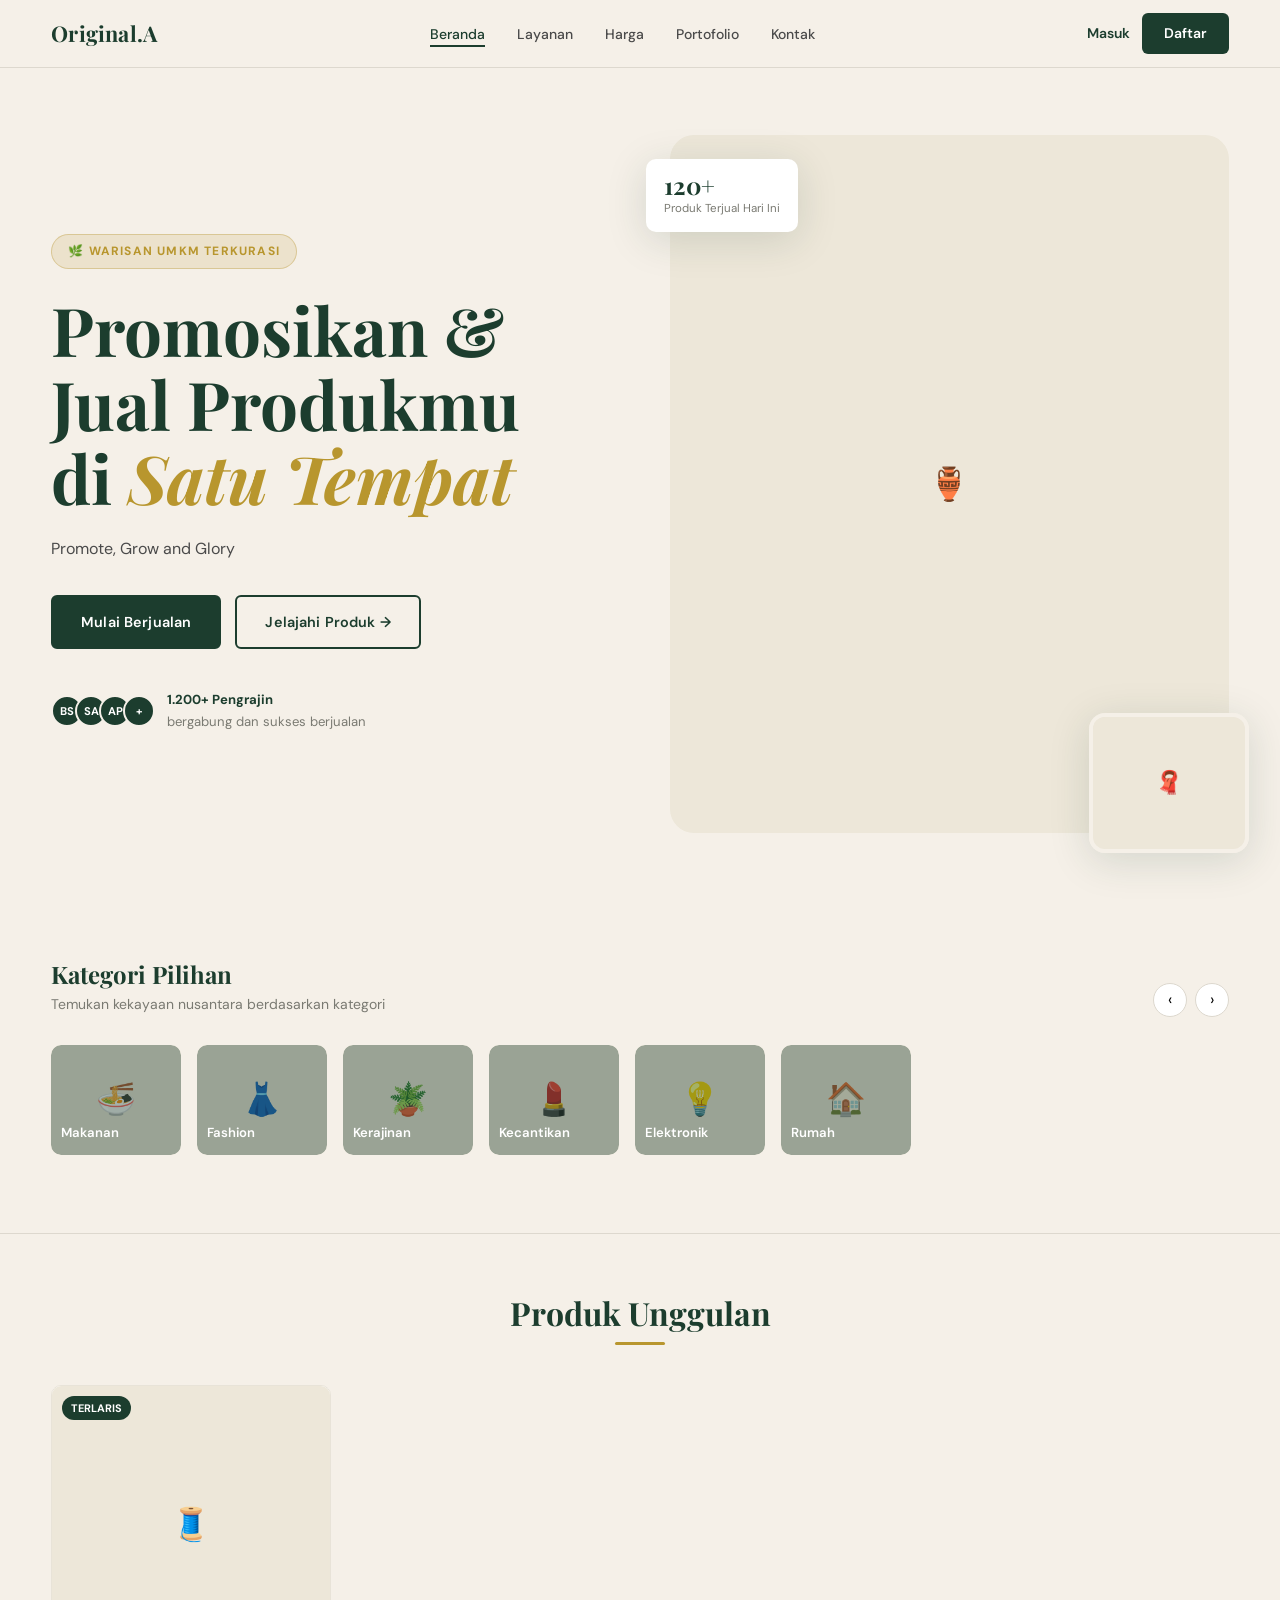
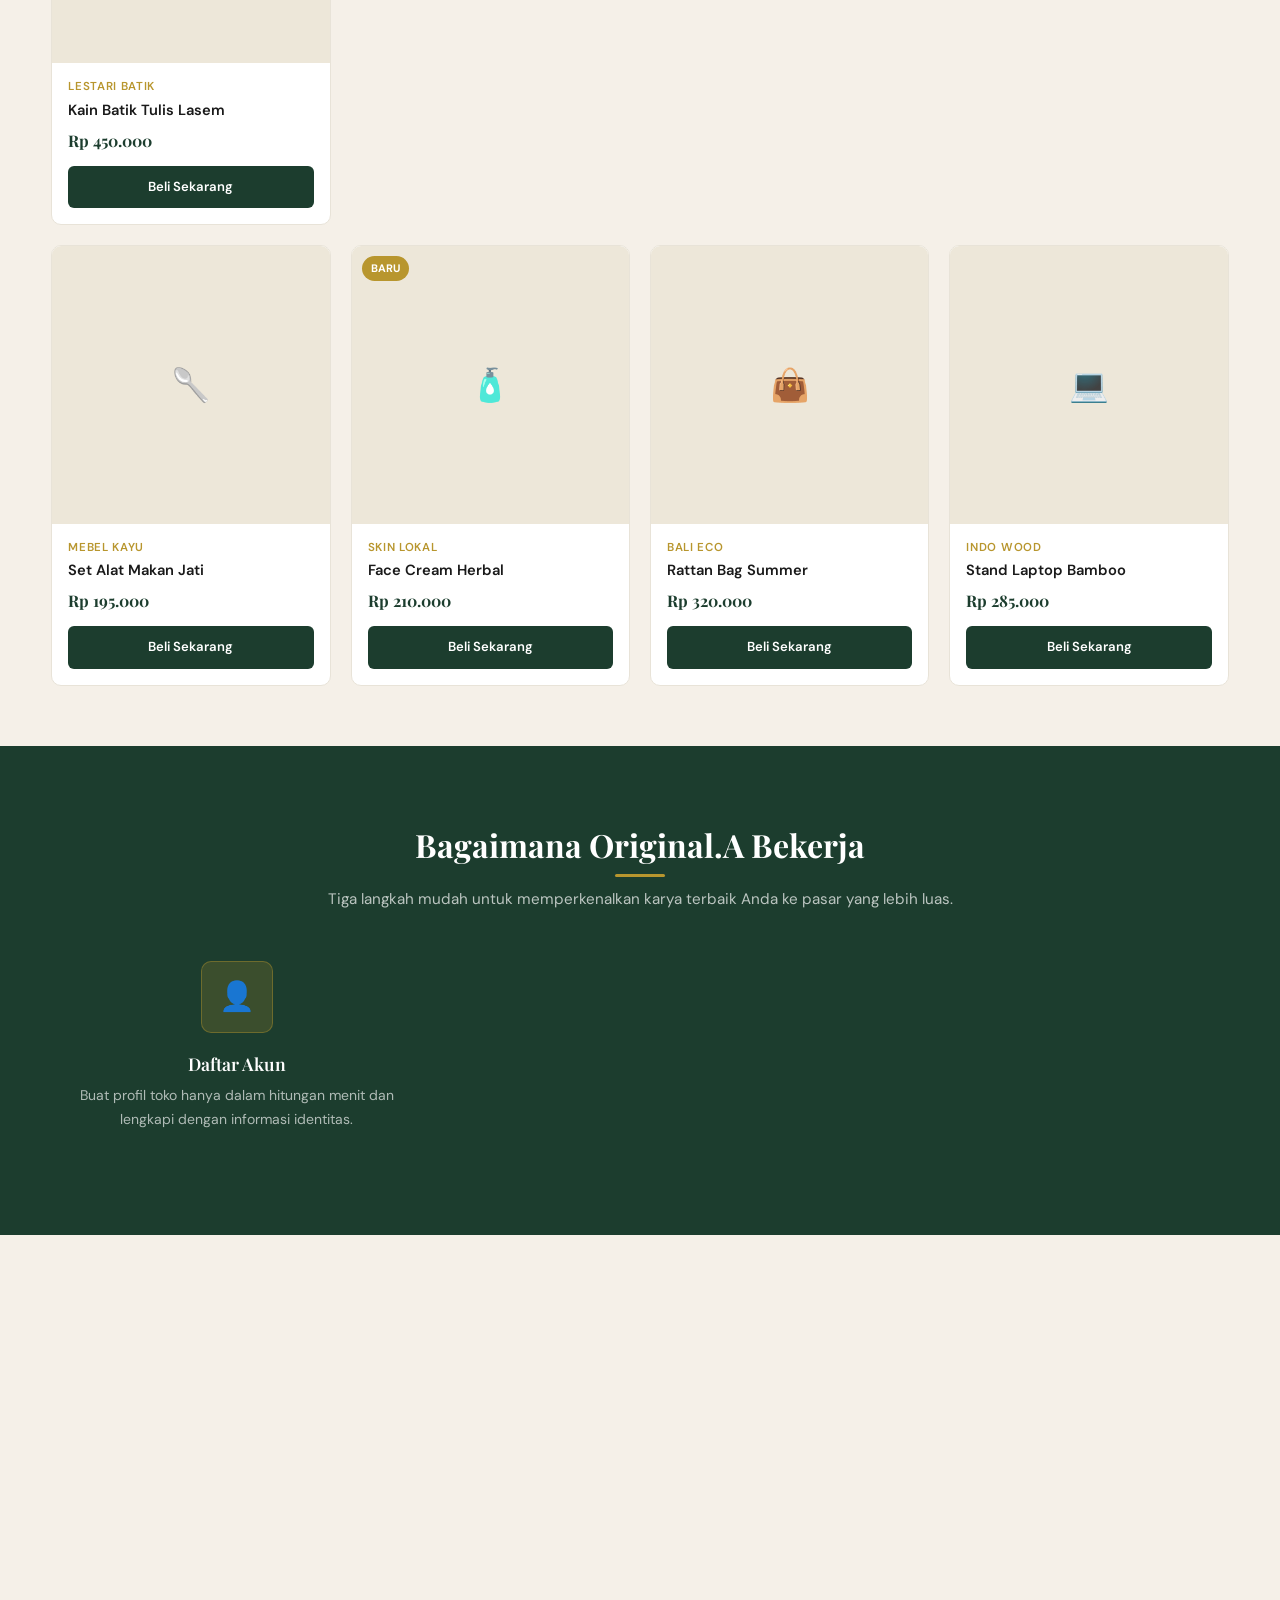
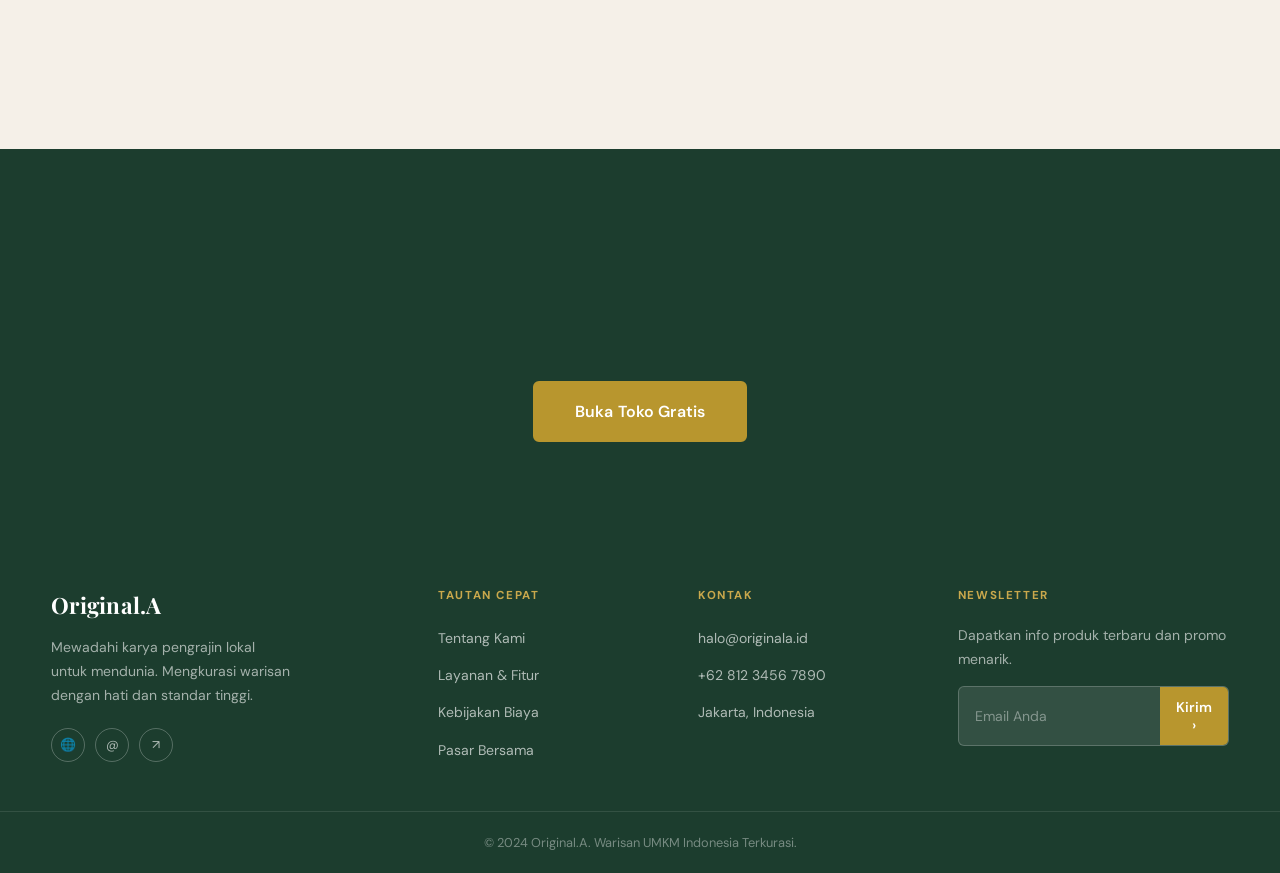
<file: beranda.html>
<!DOCTYPE html>
<html lang="id">
<head>
  <meta charset="UTF-8"/>
  <meta name="viewport" content="width=device-width, initial-scale=1.0"/>
  <title>Beranda — Original.A | Warisan UMKM Indonesia Terkurasi</title>
  <link rel="stylesheet" href="style.css"/>
  <style>
    /* ===== HERO ===== */
    .hero {
      min-height:100vh; display:flex; align-items:center;
      padding-top:var(--nav-height); background:var(--cream); overflow:hidden; position:relative;
    }
    .hero .container {
      display:grid; grid-template-columns:1fr 1fr; gap:60px; align-items:center; padding:60px 0;
    }
    .hero-badge {
      display:inline-flex; align-items:center; gap:8px;
      background:rgba(184,150,46,0.15); border:1px solid rgba(184,150,46,0.35);
      border-radius:100px; padding:6px 16px;
      font-size:0.75rem; font-weight:700; letter-spacing:0.1em; text-transform:uppercase;
      color:var(--gold); margin-bottom:24px;
    }
    .hero h1 {
      font-size:clamp(2.6rem,5.5vw,4.2rem); line-height:1.1;
      margin-bottom:20px; color:var(--green);
    }
    .hero h1 span { color:var(--gold); font-style:italic; }
    .hero-desc { font-size:1rem; line-height:1.75; color:var(--text-mid); margin-bottom:32px; max-width:440px; }
    .hero-actions { display:flex; gap:14px; flex-wrap:wrap; margin-bottom:40px; }
    .hero-trust { display:flex; align-items:center; gap:12px; }
    .trust-avatars { display:flex; }
    .trust-avatars span {
      width:32px; height:32px; border-radius:50%; background:var(--green);
      color:var(--white); display:flex; align-items:center; justify-content:center;
      font-size:0.7rem; font-weight:700; border:2px solid var(--cream); margin-left:-8px;
    }
    .trust-avatars span:first-child { margin-left:0; }
    .trust-text { font-size:0.82rem; color:var(--text-muted); }
    .trust-text strong { color:var(--green); display:block; }

    /* Hero Visual */
    .hero-visual { position:relative; }
    .hero-img-main {
      width:100%; aspect-ratio:4/5; border-radius:var(--radius-xl);
      overflow:hidden; background:#D4C5A9; position:relative;
    }
    .hero-img-main img { width:100%; height:100%; object-fit:cover; }
    .hero-img-thumb {
      position:absolute; bottom:-20px; right:-20px;
      width:160px; height:140px; border-radius:var(--radius-lg);
      overflow:hidden; border:4px solid var(--cream); box-shadow:var(--shadow-lg);
    }
    .hero-img-thumb img { width:100%; height:100%; object-fit:cover; }
    .hero-stat-card {
      position:absolute; top:24px; left:-24px;
      background:var(--white); border-radius:var(--radius-md);
      padding:14px 18px; box-shadow:var(--shadow-lg);
    }
    .hero-stat-card .stat-num { font-family:var(--font-display); font-size:1.5rem; font-weight:700; color:var(--green); line-height:1; }
    .hero-stat-card .stat-lbl { font-size:0.72rem; color:var(--text-muted); margin-top:2px; }

    /* ===== KATEGORI ===== */
    .kategori-section { padding:60px 0; }
    .section-header { display:flex; align-items:flex-end; justify-content:space-between; margin-bottom:28px; }
    .section-header h2 { font-size:1.5rem; }
    .section-header p { font-size:0.875rem; color:var(--text-muted); margin-top:4px; }
    .kategori-scroll { display:flex; gap:16px; overflow-x:auto; padding-bottom:8px; scrollbar-width:none; }
    .kategori-scroll::-webkit-scrollbar { display:none; }
    .kat-item {
      flex-shrink:0; width:130px; cursor:pointer; text-align:center; transition:var(--transition);
    }
    .kat-item:hover { transform:translateY(-4px); }
    .kat-img {
      width:130px; height:110px; border-radius:var(--radius-md); overflow:hidden;
      background:var(--cream-dark); margin-bottom:10px; position:relative;
    }
    .kat-img img { width:100%; height:100%; object-fit:cover; }
    .kat-overlay {
      position:absolute; inset:0; background:rgba(28,61,46,0.4);
      display:flex; align-items:flex-end; padding:10px;
      border-radius:var(--radius-md);
    }
    .kat-name { font-size:0.82rem; font-weight:600; color:var(--white); }

    /* ===== PRODUK UNGGULAN ===== */
    .produk-section { padding:60px 0; }
    .section-title-center { text-align:center; margin-bottom:40px; }
    .section-title-center h2 { font-size:2rem; margin-bottom:6px; }
    .section-title-center h2::after {
      content:''; display:block; width:50px; height:3px;
      background:var(--gold); margin:10px auto 0; border-radius:2px;
    }
    .produk-grid { display:grid; grid-template-columns:repeat(4,1fr); gap:20px; }
    .produk-card {
      background:var(--white); border-radius:var(--radius-md);
      overflow:hidden; border:1px solid var(--border-light); transition:var(--transition);
    }
    .produk-card:hover { box-shadow:var(--shadow-md); transform:translateY(-4px); }
    .produk-img {
      width:100%; aspect-ratio:1/1; background:var(--cream-dark);
      position:relative; overflow:hidden;
    }
    .produk-img img { width:100%; height:100%; object-fit:cover; transition:var(--transition); }
    .produk-card:hover .produk-img img { transform:scale(1.05); }
    .produk-label {
      position:absolute; top:10px; left:10px;
      background:var(--green); color:var(--white);
      font-size:0.68rem; font-weight:700; padding:3px 9px; border-radius:100px; text-transform:uppercase;
    }
    .produk-label.new  { background:var(--gold); }
    .produk-info { padding:14px 16px 16px; }
    .produk-toko { font-size:0.72rem; color:var(--gold); font-weight:600; text-transform:uppercase; letter-spacing:0.06em; margin-bottom:4px; }
    .produk-nama { font-size:0.92rem; font-weight:600; color:var(--text-dark); margin-bottom:6px; line-height:1.35; }
    .produk-harga { font-family:var(--font-display); font-size:1rem; font-weight:700; color:var(--green); margin-bottom:12px; }
    .btn-beli {
      width:100%; padding:10px; background:var(--green); color:var(--white);
      border-radius:var(--radius-sm); font-size:0.82rem; font-weight:600;
      transition:var(--transition); text-align:center; display:block;
    }
    .btn-beli:hover { background:var(--green-mid); }

    /* ===== CARA KERJA ===== */
    .cara-kerja { background:var(--green); padding:80px 0; }
    .cara-kerja .section-title-center h2 { color:var(--white); }
    .cara-kerja .section-title-center h2::after { background:var(--gold); }
    .cara-kerja .section-title-center p { color:rgba(255,255,255,0.7); }
    .cara-grid { display:grid; grid-template-columns:repeat(3,1fr); gap:32px; margin-top:48px; }
    .cara-item { text-align:center; }
    .cara-icon {
      width:72px; height:72px; background:rgba(184,150,46,0.2); border:1px solid rgba(184,150,46,0.4);
      border-radius:var(--radius-md); display:flex; align-items:center; justify-content:center;
      font-size:1.8rem; margin:0 auto 20px;
    }
    .cara-item h3 { color:var(--white); font-size:1.1rem; margin-bottom:10px; }
    .cara-item p  { color:rgba(255,255,255,0.65); font-size:0.875rem; line-height:1.7; }

    /* ===== TESTIMONI ===== */
    .testimoni-section { padding:80px 0; background:var(--cream); }
    .testi-grid { display:grid; grid-template-columns:repeat(3,1fr); gap:24px; }
    .testi-card {
      background:var(--white); border:1px solid var(--border-light);
      border-radius:var(--radius-md); padding:28px; transition:var(--transition);
    }
    .testi-card:hover { box-shadow:var(--shadow-md); }
    .stars { color:var(--gold); font-size:0.9rem; letter-spacing:2px; margin-bottom:14px; }
    .testi-text { font-size:0.9rem; color:var(--text-mid); line-height:1.75; margin-bottom:20px; font-style:italic; }
    .testi-author { display:flex; align-items:center; gap:12px; }
    .testi-avatar {
      width:40px; height:40px; border-radius:50%;
      background:var(--green); color:var(--white);
      display:flex; align-items:center; justify-content:center; font-weight:700; font-size:0.9rem; flex-shrink:0;
    }
    .testi-name  { font-size:0.875rem; font-weight:600; color:var(--text-dark); }
    .testi-lokasi{ font-size:0.78rem; color:var(--text-muted); }

    /* ===== CTA BOTTOM ===== */
    .cta-bottom {
      background:var(--green); padding:80px 0; text-align:center;
    }
    .cta-bottom h2 { color:var(--white); font-size:clamp(1.8rem,4vw,2.8rem); margin-bottom:12px; }
    .cta-bottom p  { color:rgba(255,255,255,0.7); font-size:1rem; margin-bottom:32px; max-width:480px; margin-left:auto; margin-right:auto; }
    .cta-bottom .btn-gold { font-size:1rem; padding:15px 40px; border-radius:var(--radius-sm); }

    /* img placeholders */
    .img-placeholder { background:var(--cream-dark); display:flex; align-items:center; justify-content:center; font-size:2rem; color:var(--text-muted); width:100%; height:100%; }

    @media(max-width:1024px){ .produk-grid { grid-template-columns:repeat(2,1fr); } }
    @media(max-width:768px){
      .hero .container { grid-template-columns:1fr; }
      .hero-visual { display:none; }
      .cara-grid  { grid-template-columns:1fr; }
      .testi-grid { grid-template-columns:1fr; }
      .produk-grid{ grid-template-columns:repeat(2,1fr); }
    }
    @media(max-width:480px){ .produk-grid{ grid-template-columns:1fr; } }
  </style>
</head>
<body>

<!-- NAVBAR -->
<nav class="navbar" id="navbar">
  <div class="nav-inner">
    <a href="beranda.html" class="nav-logo">Original.A</a>
    <ul class="nav-links" id="navLinks">
      <li><a href="beranda.html" class="active">Beranda</a></li>
      <li><a href="layanan.html">Layanan</a></li>
      <li><a href="harga.html">Harga</a></li>
      <li><a href="portofolio.html">Portofolio</a></li>
      <li><a href="kontak.html">Kontak</a></li>
    </ul>
    <div class="nav-actions">
      <a href="login.html" class="nav-masuk">Masuk</a>
      <a href="registrasi.html" class="nav-daftar">Daftar</a>
    </div>
    <button class="nav-toggle" id="navToggle"><span></span><span></span><span></span></button>
  </div>
</nav>

<!-- HERO -->
<section class="hero">
  <div class="container">
    <div>
      <div class="hero-badge fade-up">🌿 Warisan UMKM Terkurasi</div>
      <h1 class="fade-up">Promosikan &amp; Jual Produkmu<br>di <span>Satu Tempat</span></h1>
      <p class="hero-desc fade-up">Promote, Grow and Glory</p>
      <div class="hero-actions fade-up">
        <a href="registrasi.html" class="btn btn-primary">Mulai Berjualan</a>
        <a href="portofolio.html" class="btn btn-outline">Jelajahi Produk →</a>
      </div>
      <div class="hero-trust fade-up">
        <div class="trust-avatars">
          <span>BS</span><span>SA</span><span>AP</span><span>+</span>
        </div>
        <div class="trust-text">
          <strong>1.200+ Pengrajin</strong>
          bergabung dan sukses berjualan
        </div>
      </div>
    </div>
    <div class="hero-visual fade-up">
      <div class="hero-img-main">
        <div class="img-placeholder">🏺</div>
      </div>
      <div class="hero-img-thumb">
        <div class="img-placeholder" style="font-size:1.4rem;">🧣</div>
      </div>
      <div class="hero-stat-card">
        <div class="stat-num">120+</div>
        <div class="stat-lbl">Produk Terjual Hari Ini</div>
      </div>
    </div>
  </div>
</section>

<!-- KATEGORI -->
<section class="kategori-section">
  <div class="container">
    <div class="section-header fade-up">
      <div>
        <h2>Kategori Pilihan</h2>
        <p>Temukan kekayaan nusantara berdasarkan kategori</p>
      </div>
      <div style="display:flex;gap:8px;">
        <button style="width:34px;height:34px;border-radius:50%;border:1px solid var(--border);background:var(--white);cursor:pointer;font-size:1rem;">‹</button>
        <button style="width:34px;height:34px;border-radius:50%;border:1px solid var(--border);background:var(--white);cursor:pointer;font-size:1rem;">›</button>
      </div>
    </div>
    <div class="kategori-scroll fade-up">
      <div class="kat-item">
        <div class="kat-img">
          <div class="img-placeholder">🍜</div>
          <div class="kat-overlay"><span class="kat-name">Makanan</span></div>
        </div>
      </div>
      <div class="kat-item">
        <div class="kat-img">
          <div class="img-placeholder">👗</div>
          <div class="kat-overlay"><span class="kat-name">Fashion</span></div>
        </div>
      </div>
      <div class="kat-item">
        <div class="kat-img">
          <div class="img-placeholder">🪴</div>
          <div class="kat-overlay"><span class="kat-name">Kerajinan</span></div>
        </div>
      </div>
      <div class="kat-item">
        <div class="kat-img">
          <div class="img-placeholder">💄</div>
          <div class="kat-overlay"><span class="kat-name">Kecantikan</span></div>
        </div>
      </div>
      <div class="kat-item">
        <div class="kat-img">
          <div class="img-placeholder">💡</div>
          <div class="kat-overlay"><span class="kat-name">Elektronik</span></div>
        </div>
      </div>
      <div class="kat-item">
        <div class="kat-img">
          <div class="img-placeholder">🏠</div>
          <div class="kat-overlay"><span class="kat-name">Rumah</span></div>
        </div>
      </div>
    </div>
  </div>
</section>

<div class="divider"></div>

<!-- PRODUK UNGGULAN -->
<section class="produk-section">
  <div class="container">
    <div class="section-title-center fade-up">
      <h2>Produk Unggulan</h2>
    </div>
    <div class="produk-grid">
      <div class="produk-card fade-up">
        <div class="produk-img">
          <div class="img-placeholder">🧵</div>
          <span class="produk-label">Terlaris</span>
        </div>
        <div class="produk-info">
          <div class="produk-toko">Lestari Batik</div>
          <div class="produk-nama">Kain Batik Tulis Lasem</div>
          <div class="produk-harga">Rp 450.000</div>
          <a href="#" class="btn-beli">Beli Sekarang</a>
        </div>
      </div>
      <div class="produk-card fade-up">
        <div class="produk-img">
          <div class="img-placeholder">☕</div>
          <span class="produk-label new">Baru</span>
        </div>
        <div class="produk-info">
          <div class="produk-toko">Kopi Gayo Hub</div>
          <div class="produk-nama">Single Origin Gayo</div>
          <div class="produk-harga">Rp 125.000</div>
          <a href="#" class="btn-beli">Beli Sekarang</a>
        </div>
      </div>
      <div class="produk-card fade-up">
        <div class="produk-img">
          <div class="img-placeholder">🕯️</div>
        </div>
        <div class="produk-info">
          <div class="produk-toko">Wangi Alam</div>
          <div class="produk-nama">Scented Candle Java</div>
          <div class="produk-harga">Rp 89.000</div>
          <a href="#" class="btn-beli">Beli Sekarang</a>
        </div>
      </div>
      <div class="produk-card fade-up">
        <div class="produk-img">
          <div class="img-placeholder">👘</div>
          <span class="produk-label">Terlaris</span>
        </div>
        <div class="produk-info">
          <div class="produk-toko">Batik Kemala</div>
          <div class="produk-nama">Dress Batik Parang</div>
          <div class="produk-harga">Rp 750.000</div>
          <a href="#" class="btn-beli">Beli Sekarang</a>
        </div>
      </div>
      <div class="produk-card fade-up">
        <div class="produk-img">
          <div class="img-placeholder">🥄</div>
        </div>
        <div class="produk-info">
          <div class="produk-toko">Mebel Kayu</div>
          <div class="produk-nama">Set Alat Makan Jati</div>
          <div class="produk-harga">Rp 195.000</div>
          <a href="#" class="btn-beli">Beli Sekarang</a>
        </div>
      </div>
      <div class="produk-card fade-up">
        <div class="produk-img">
          <div class="img-placeholder">🧴</div>
          <span class="produk-label new">Baru</span>
        </div>
        <div class="produk-info">
          <div class="produk-toko">Skin Lokal</div>
          <div class="produk-nama">Face Cream Herbal</div>
          <div class="produk-harga">Rp 210.000</div>
          <a href="#" class="btn-beli">Beli Sekarang</a>
        </div>
      </div>
      <div class="produk-card fade-up">
        <div class="produk-img">
          <div class="img-placeholder">👜</div>
        </div>
        <div class="produk-info">
          <div class="produk-toko">Bali Eco</div>
          <div class="produk-nama">Rattan Bag Summer</div>
          <div class="produk-harga">Rp 320.000</div>
          <a href="#" class="btn-beli">Beli Sekarang</a>
        </div>
      </div>
      <div class="produk-card fade-up">
        <div class="produk-img">
          <div class="img-placeholder">💻</div>
        </div>
        <div class="produk-info">
          <div class="produk-toko">Indo Wood</div>
          <div class="produk-nama">Stand Laptop Bamboo</div>
          <div class="produk-harga">Rp 285.000</div>
          <a href="#" class="btn-beli">Beli Sekarang</a>
        </div>
      </div>
    </div>
  </div>
</section>

<!-- CARA KERJA -->
<section class="cara-kerja">
  <div class="container">
    <div class="section-title-center fade-up">
      <h2>Bagaimana Original.A Bekerja</h2>
      <p style="color:rgba(255,255,255,0.7);margin-top:10px;">Tiga langkah mudah untuk memperkenalkan karya terbaik Anda ke pasar yang lebih luas.</p>
    </div>
    <div class="cara-grid">
      <div class="cara-item fade-up">
        <div class="cara-icon">👤</div>
        <h3>Daftar Akun</h3>
        <p>Buat profil toko hanya dalam hitungan menit dan lengkapi dengan informasi identitas.</p>
      </div>
      <div class="cara-item fade-up">
        <div class="cara-icon">📦</div>
        <h3>Listing Produk</h3>
        <p>Unggah foto produk terbaik dengan deskripsi yang menarik dan lengkap untuk menjangkau pembeli potensial.</p>
      </div>
      <div class="cara-item fade-up">
        <div class="cara-icon">💳</div>
        <h3>Mulai Bertransaksi</h3>
        <p>Terima pesanan secara real-time dan kelola penjualan dengan sistem yang aman.</p>
      </div>
    </div>
  </div>
</section>

<!-- TESTIMONI -->
<section class="testimoni-section">
  <div class="container">
    <div class="section-title-center fade-up">
      <h2>Apa Kata Mereka?</h2>
    </div>
    <div class="testi-grid">
      <div class="testi-card fade-up">
        <div class="stars">★★★★★</div>
        <p class="testi-text">"Original.A benar-benar membantu produk kerajinan bambu saya menjangkau pembeli di seluruh Indonesia dan luar negeri dari tempat yang sangat premium."</p>
        <div class="testi-author">
          <div class="testi-avatar">BS</div>
          <div>
            <div class="testi-name">Bambang Susilo</div>
            <div class="testi-lokasi">Yogyakarta</div>
          </div>
        </div>
      </div>
      <div class="testi-card fade-up">
        <div class="stars">★★★★★</div>
        <p class="testi-text">"Platform ini bukan sekadar pasar, tapi platform seni. Batik saya dihargai dan lebih layak di sini dibanding marketplace lain."</p>
        <div class="testi-author">
          <div class="testi-avatar">SA</div>
          <div>
            <div class="testi-name">Siti Aminah</div>
            <div class="testi-lokasi">Solo</div>
          </div>
        </div>
      </div>
      <div class="testi-card fade-up">
        <div class="stars">★★★★★</div>
        <p class="testi-text">"Sistem pembayarannya sangat transparan dan aman. Sangat cocok bagi UMKM yang baru ingin go-digital."</p>
        <div class="testi-author">
          <div class="testi-avatar">AP</div>
          <div>
            <div class="testi-name">Andi Pratama</div>
            <div class="testi-lokasi">Semarang</div>
          </div>
        </div>
      </div>
    </div>
  </div>
</section>

<!-- CTA BOTTOM -->
<section class="cta-bottom">
  <div class="container">
    <h2 class="fade-up">Siap Memulai? Daftarkan Tokomu Sekarang</h2>
    <p class="fade-up">Gabung dengan komunitas UMKM terkurasi terbesar di Indonesia dan kembangkan bisnismu hari ini.</p>
    <a href="pendaftaran-toko.html" class="btn btn-gold fade-up">Buka Toko Gratis</a>
  </div>
</section>

<!-- FOOTER -->
<footer>
  <div class="container">
    <div class="footer-top">
      <div class="footer-brand">
        <div class="nav-logo" style="color:var(--white);font-family:var(--font-display);font-size:1.4rem;font-weight:700;margin-bottom:12px;">Original.A</div>
        <p>Mewadahi karya pengrajin lokal untuk mendunia. Mengkurasi warisan dengan hati dan standar tinggi.</p>
        <div class="footer-socials" style="margin-top:20px;">
          <a href="#">🌐</a><a href="#">@</a><a href="#">↗</a>
        </div>
      </div>
      <div class="footer-col">
        <h5>Tautan Cepat</h5>
        <ul>
          <li><a href="beranda.html">Tentang Kami</a></li>
          <li><a href="layanan.html">Layanan &amp; Fitur</a></li>
          <li><a href="harga.html">Kebijakan Biaya</a></li>
          <li><a href="portofolio.html">Pasar Bersama</a></li>
        </ul>
      </div>
      <div class="footer-col">
        <h5>Kontak</h5>
        <ul>
          <li><a href="#">halo@originala.id</a></li>
          <li><a href="#">+62 812 3456 7890</a></li>
          <li><a href="#">Jakarta, Indonesia</a></li>
        </ul>
      </div>
      <div class="footer-col">
        <h5>Newsletter</h5>
        <p style="color:rgba(255,255,255,0.6);font-size:0.875rem;margin-bottom:14px;">Dapatkan info produk terbaru dan promo menarik.</p>
        <div class="newsletter-form">
          <input type="email" placeholder="Email Anda"/>
          <button>Kirim ›</button>
        </div>
      </div>
    </div>
  </div>
  <div class="footer-bottom">
    <div class="container">© 2024 Original.A. Warisan UMKM Indonesia Terkurasi.</div>
  </div>
</footer>

<button class="scroll-top" id="scrollTop" onclick="window.scrollTo({top:0,behavior:'smooth'})">↑</button>

<script>
  const navbar = document.getElementById('navbar');
  window.addEventListener('scroll', () => {
    navbar.classList.toggle('scrolled', window.scrollY > 40);
    document.getElementById('scrollTop').classList.toggle('show', window.scrollY > 400);
  });
  document.getElementById('navToggle').addEventListener('click', () => {
    document.getElementById('navLinks').classList.toggle('open');
  });
  const obs = new IntersectionObserver(entries => {
    entries.forEach((e,i) => { if(e.isIntersecting) setTimeout(()=>e.target.classList.add('visible'),i*80); });
  }, {threshold:0.1});
  document.querySelectorAll('.fade-up').forEach(el=>obs.observe(el));
</script>
</body>
</html>
</file>
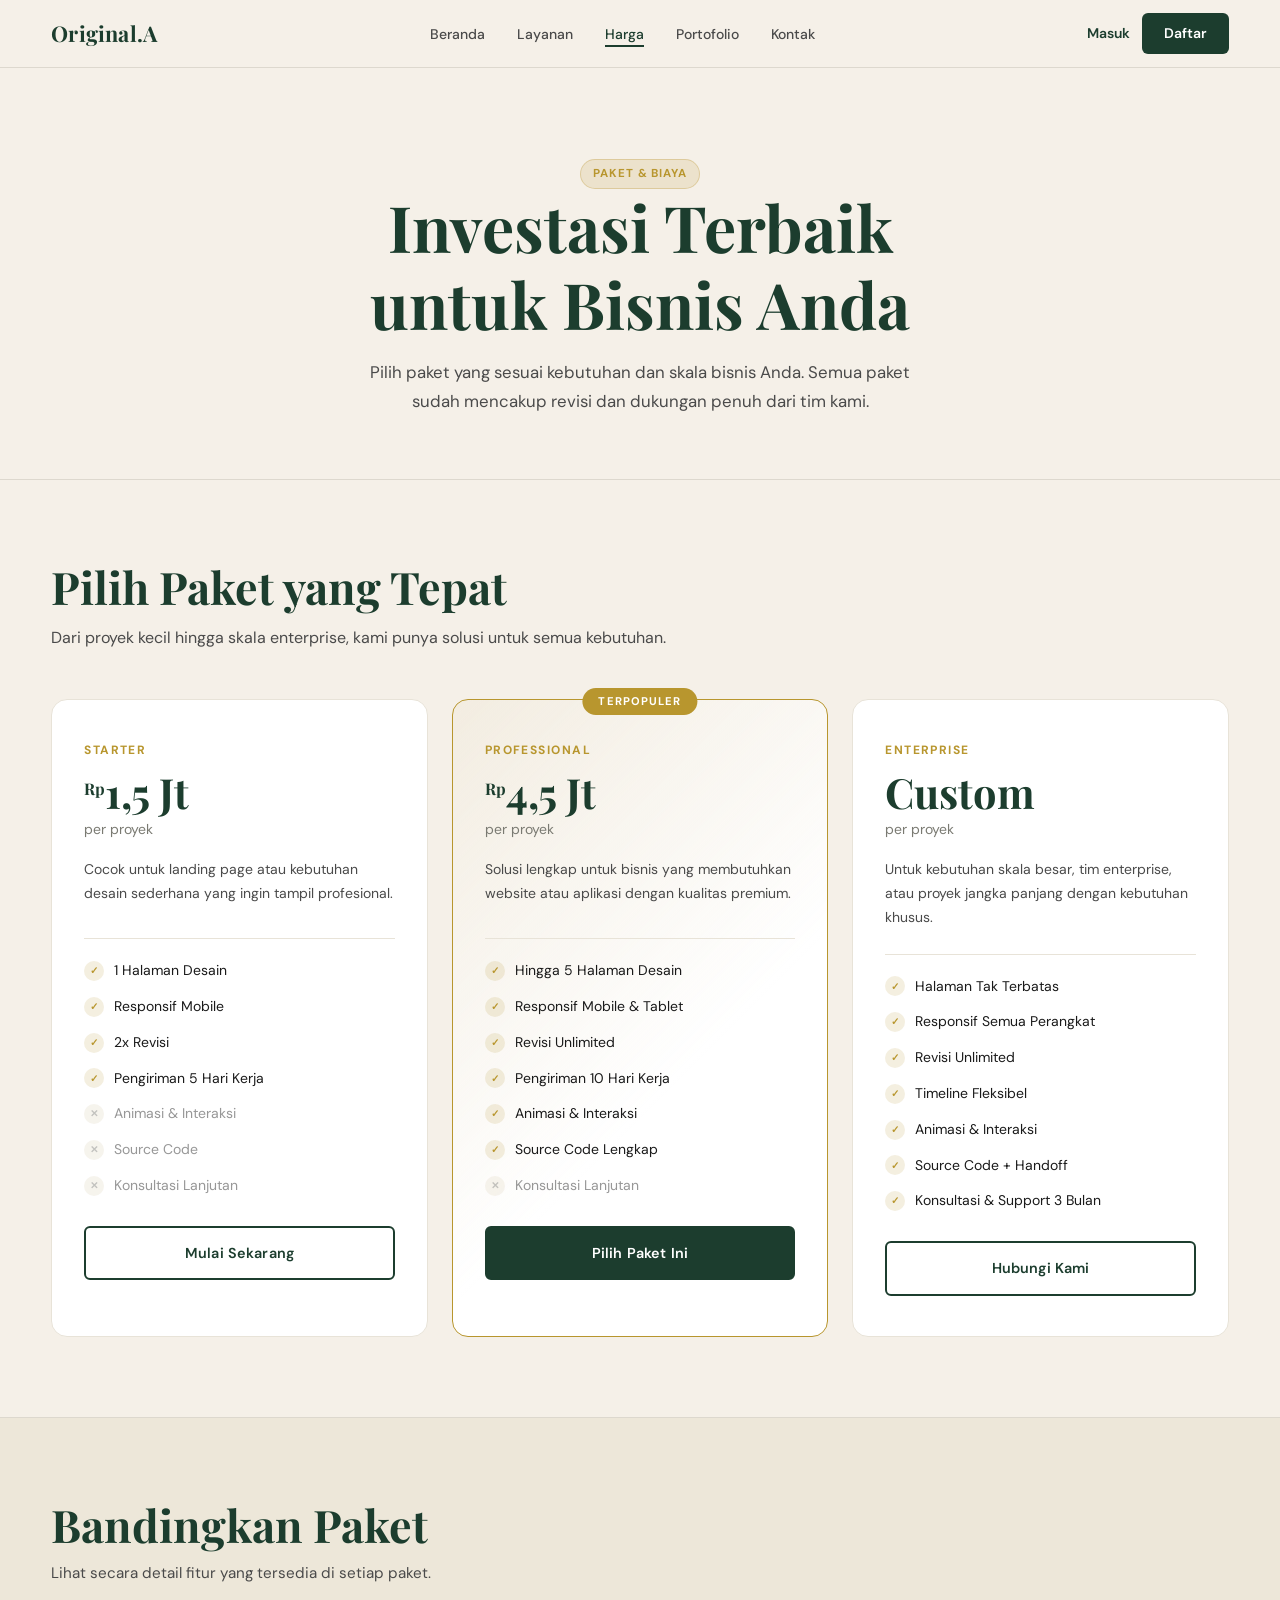
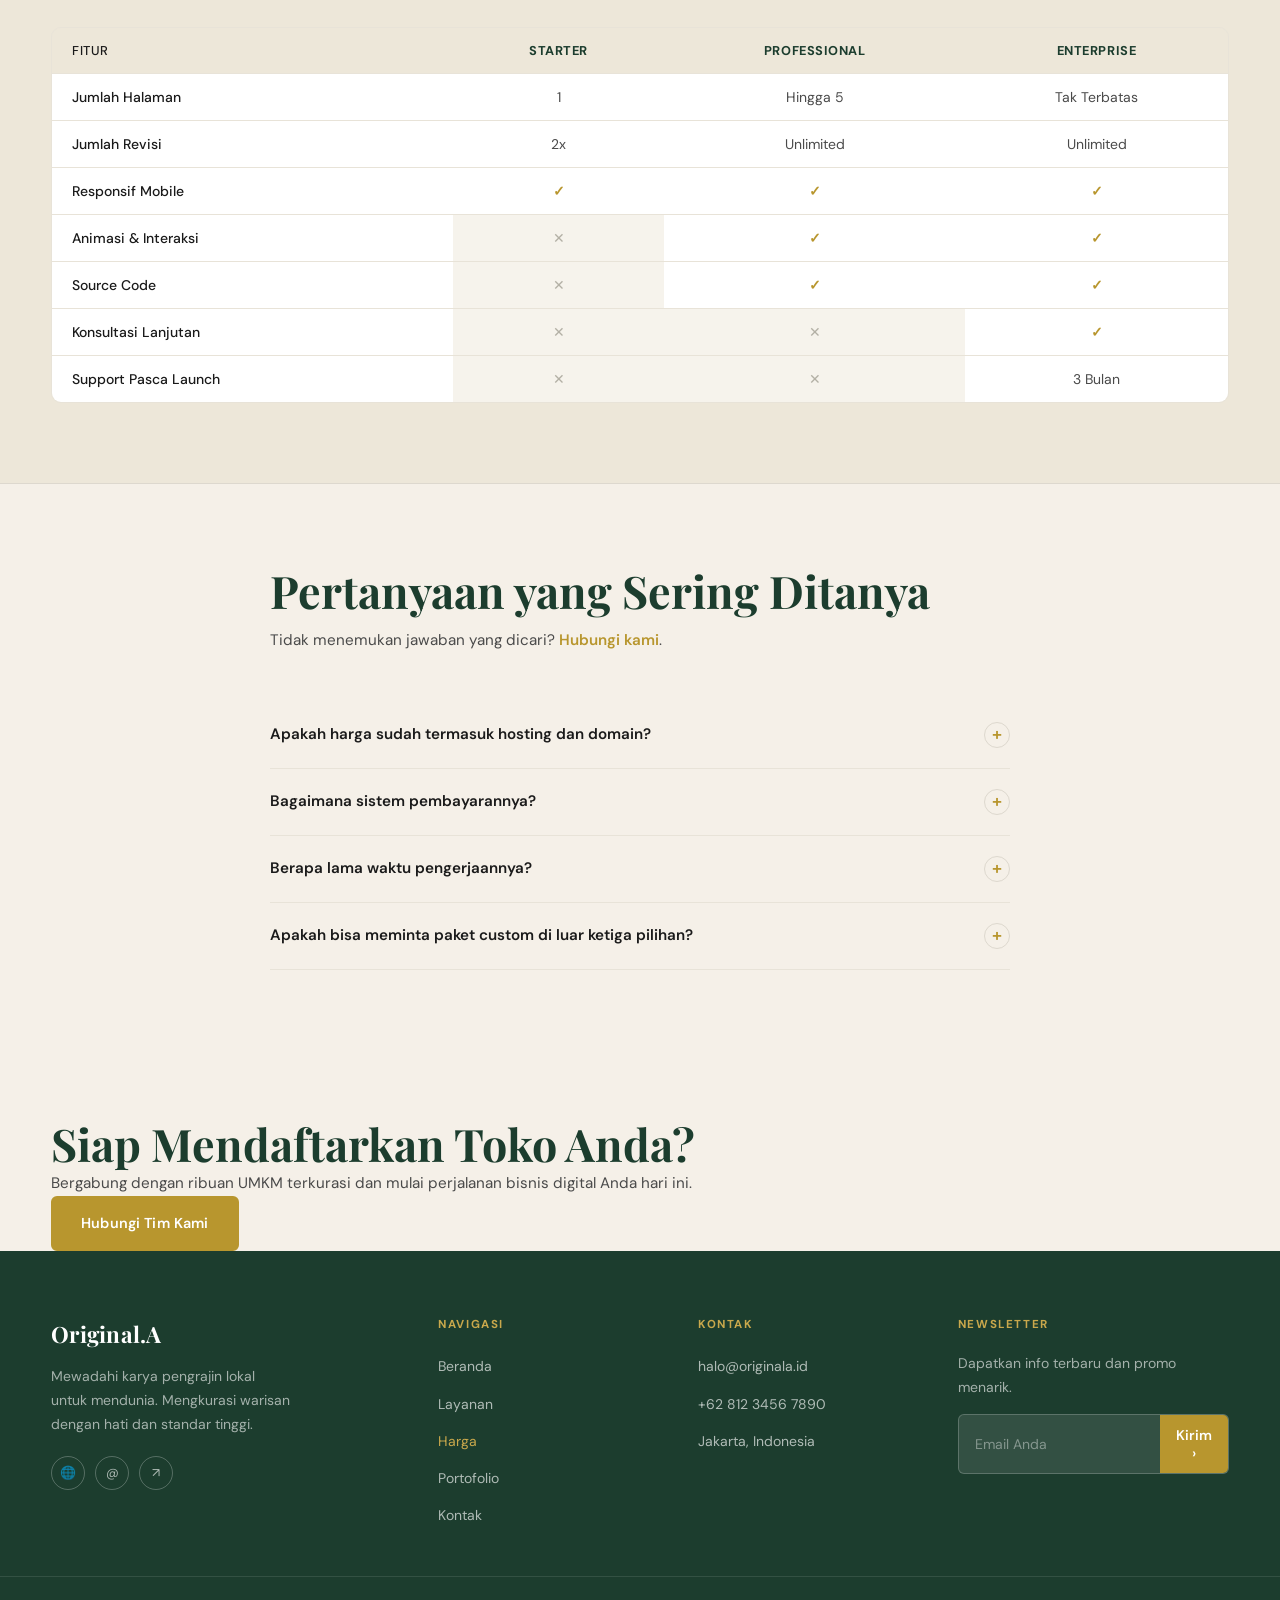
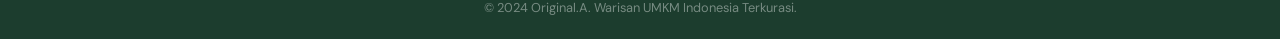
<file: harga.html>
<<<<<<< HEAD
<!DOCTYPE html>
=======
#untuk_harga



<DOCTYPE html>
>>>>>>> 552513dd77621cbea562d48805dc8a4ae7981345
<html lang="id">
<head>
  <meta charset="UTF-8" />
  <meta name="viewport" content="width=device-width, initial-scale=1.0" />
  <title>Harga — Original.A | Platform Warisan UMKM Indonesia</title>
  <link rel="stylesheet" href="style.css" />
  <style>
    /* ── Pricing Grid ── */
    .pricing-grid {
      display: grid;
      grid-template-columns: repeat(auto-fit, minmax(300px, 1fr));
      gap: 24px;
      margin-top: 48px;
    }

    .pricing-card {
      background: var(--white);
      border: 1px solid var(--border-light);
      border-radius: var(--radius-lg);
      padding: 40px 32px;
      transition: var(--transition);
      position: relative;
    }

    .pricing-card:hover {
      box-shadow: var(--shadow-lg);
      transform: translateY(-4px);
      border-color: var(--border);
    }

    .pricing-card.featured {
      border-color: var(--gold);
      background: linear-gradient(135deg, rgba(184,150,46,0.04) 0%, var(--white) 60%);
    }

    .featured-badge {
      position: absolute;
      top: -12px;
      left: 50%;
      transform: translateX(-50%);
      background: var(--gold);
      color: var(--white);
      font-size: 0.7rem;
      font-weight: 700;
      letter-spacing: 0.1em;
      padding: 4px 16px;
      border-radius: 100px;
      text-transform: uppercase;
      white-space: nowrap;
    }

    .plan-name {
      font-family: var(--font-body);
      font-size: 0.75rem;
      font-weight: 700;
      letter-spacing: 0.12em;
      text-transform: uppercase;
      color: var(--gold);
      margin-bottom: 10px;
    }

    .plan-price {
      font-family: var(--font-display);
      font-size: 2.6rem;
      font-weight: 700;
      color: var(--green);
      line-height: 1;
      margin-bottom: 6px;
    }

    .plan-price sup {
      font-size: 1rem;
      vertical-align: top;
      margin-top: 10px;
      display: inline-block;
    }

    .plan-period {
      font-size: 0.875rem;
      color: var(--text-muted);
      margin-bottom: 16px;
    }

    .plan-desc {
      font-size: 0.875rem;
      color: var(--text-mid);
      line-height: 1.7;
      margin-bottom: 24px;
      min-height: 56px;
    }

    .plan-divider {
      border: none;
      border-top: 1px solid var(--border-light);
      margin-bottom: 20px;
    }

    .plan-features {
      display: flex;
      flex-direction: column;
      gap: 12px;
      margin-bottom: 28px;
    }

    .plan-features li {
      display: flex;
      align-items: center;
      gap: 10px;
      font-size: 0.875rem;
      color: var(--text-dark);
    }

    .plan-features li .feat-icon {
      width: 20px;
      height: 20px;
      min-width: 20px;
      border-radius: 50%;
      display: flex;
      align-items: center;
      justify-content: center;
      font-size: 0.65rem;
      font-weight: 700;
    }

    .feat-icon.yes {
      background: rgba(184,150,46,0.15);
      color: var(--gold);
    }

    .feat-icon.no {
      background: var(--cream-dark);
      color: var(--text-muted);
    }

    .plan-features li.disabled {
      opacity: 0.45;
    }

    /* ── Compare Table ── */
    .compare-wrap {
      overflow-x: auto;
      border-radius: var(--radius-md);
      border: 1px solid var(--border-light);
    }

    .compare-table {
      width: 100%;
      border-collapse: collapse;
      font-size: 0.875rem;
      min-width: 540px;
    }

    .compare-table th,
    .compare-table td {
      padding: 14px 20px;
      text-align: center;
      border-bottom: 1px solid var(--border-light);
    }

    .compare-table th {
      background: var(--cream-dark);
      color: var(--green);
      font-weight: 700;
      font-size: 0.8rem;
      letter-spacing: 0.04em;
      text-transform: uppercase;
    }

    .compare-table th:first-child,
    .compare-table td:first-child {
      text-align: left;
      color: var(--text-dark);
      font-weight: 500;
    }

    .compare-table td {
      color: var(--text-mid);
      background: var(--white);
    }

    .compare-table .yes { color: var(--gold); font-weight: 700; }
    .compare-table .no  { color: var(--text-muted); opacity: 0.5; }

    .compare-table tbody tr:last-child td { border-bottom: none; }
    .compare-table tbody tr:hover td { background: var(--cream); }

    /* ── FAQ ── */
    .faq-item {
      border-bottom: 1px solid var(--border-light);
    }

    .faq-question {
      display: flex;
      align-items: center;
      justify-content: space-between;
      cursor: pointer;
      font-size: 0.95rem;
      font-weight: 600;
      color: var(--text-dark);
      padding: 20px 0;
      gap: 16px;
    }

    .faq-question:hover { color: var(--green); }

    .faq-icon {
      width: 26px;
      height: 26px;
      min-width: 26px;
      border: 1.5px solid var(--border);
      border-radius: 50%;
      display: flex;
      align-items: center;
      justify-content: center;
      font-size: 1.1rem;
      color: var(--gold);
      transition: var(--transition);
      line-height: 1;
    }

    .faq-answer {
      font-size: 0.875rem;
      color: var(--text-mid);
      line-height: 1.8;
      max-height: 0;
      overflow: hidden;
      transition: max-height 0.4s ease, padding 0.3s ease;
    }

    .faq-item.open .faq-answer {
      max-height: 200px;
      padding-bottom: 20px;
    }

    .faq-item.open .faq-icon {
      transform: rotate(45deg);
      border-color: var(--gold);
    }
  </style>
</head>
<body>

  <!-- NAVBAR -->
  <nav class="navbar" id="navbar">
    <div class="nav-inner">
      <a href="index.html" class="nav-logo">Original.A</a>
      <ul class="nav-links" id="navLinks">
        <li><a href="index.html">Beranda</a></li>
        <li><a href="layanan.html">Layanan</a></li>
        <li><a href="harga.html" class="active">Harga</a></li>
        <li><a href="portofolio.html">Portofolio</a></li>
        <li><a href="kontak.html">Kontak</a></li>
      </ul>
      <div class="nav-actions">
        <a href="#" class="nav-masuk">Masuk</a>
        <a href="#" class="nav-daftar">Daftar</a>
      </div>
      <button class="nav-toggle" id="navToggle"><span></span><span></span><span></span></button>
    </div>
  </nav>

  <!-- PAGE HERO -->
  <section class="page-hero">
    <div class="container">
      <span class="badge badge-gold fade-up">Paket &amp; Biaya</span>
      <h1 class="fade-up">Investasi Terbaik<br>untuk Bisnis Anda</h1>
      <p class="fade-up">
        Pilih paket yang sesuai kebutuhan dan skala bisnis Anda.
        Semua paket sudah mencakup revisi dan dukungan penuh dari tim kami.
      </p>
    </div>
  </section>

  <div class="divider"></div>

  <!-- PRICING CARDS -->
  <section class="section">
    <div class="container">
      <div class="section-title-center fade-up">
        <h2>Pilih Paket yang Tepat</h2>
        <p style="margin-top:10px; font-size:1rem;">
          Dari proyek kecil hingga skala enterprise, kami punya solusi untuk semua kebutuhan.
        </p>
      </div>

      <div class="pricing-grid">

        <!-- Starter -->
        <div class="pricing-card fade-up">
          <p class="plan-name">Starter</p>
          <div class="plan-price"><sup>Rp</sup>1,5 Jt</div>
          <p class="plan-period">per proyek</p>
          <p class="plan-desc">Cocok untuk landing page atau kebutuhan desain sederhana yang ingin tampil profesional.</p>
          <hr class="plan-divider" />
          <ul class="plan-features">
            <li><span class="feat-icon yes">✓</span> 1 Halaman Desain</li>
            <li><span class="feat-icon yes">✓</span> Responsif Mobile</li>
            <li><span class="feat-icon yes">✓</span> 2x Revisi</li>
            <li><span class="feat-icon yes">✓</span> Pengiriman 5 Hari Kerja</li>
            <li class="disabled"><span class="feat-icon no">✕</span> Animasi &amp; Interaksi</li>
            <li class="disabled"><span class="feat-icon no">✕</span> Source Code</li>
            <li class="disabled"><span class="feat-icon no">✕</span> Konsultasi Lanjutan</li>
          </ul>
          <a href="kontak.html" class="btn btn-outline" style="display:block; text-align:center;">Mulai Sekarang</a>
        </div>

        <!-- Professional (featured) -->
        <div class="pricing-card featured fade-up">
          <span class="featured-badge">Terpopuler</span>
          <p class="plan-name">Professional</p>
          <div class="plan-price"><sup>Rp</sup>4,5 Jt</div>
          <p class="plan-period">per proyek</p>
          <p class="plan-desc">Solusi lengkap untuk bisnis yang membutuhkan website atau aplikasi dengan kualitas premium.</p>
          <hr class="plan-divider" />
          <ul class="plan-features">
            <li><span class="feat-icon yes">✓</span> Hingga 5 Halaman Desain</li>
            <li><span class="feat-icon yes">✓</span> Responsif Mobile &amp; Tablet</li>
            <li><span class="feat-icon yes">✓</span> Revisi Unlimited</li>
            <li><span class="feat-icon yes">✓</span> Pengiriman 10 Hari Kerja</li>
            <li><span class="feat-icon yes">✓</span> Animasi &amp; Interaksi</li>
            <li><span class="feat-icon yes">✓</span> Source Code Lengkap</li>
            <li class="disabled"><span class="feat-icon no">✕</span> Konsultasi Lanjutan</li>
          </ul>
          <a href="kontak.html" class="btn btn-primary" style="display:block; text-align:center;">Pilih Paket Ini</a>
        </div>

        <!-- Enterprise -->
        <div class="pricing-card fade-up">
          <p class="plan-name">Enterprise</p>
          <div class="plan-price">Custom</div>
          <p class="plan-period">per proyek</p>
          <p class="plan-desc">Untuk kebutuhan skala besar, tim enterprise, atau proyek jangka panjang dengan kebutuhan khusus.</p>
          <hr class="plan-divider" />
          <ul class="plan-features">
            <li><span class="feat-icon yes">✓</span> Halaman Tak Terbatas</li>
            <li><span class="feat-icon yes">✓</span> Responsif Semua Perangkat</li>
            <li><span class="feat-icon yes">✓</span> Revisi Unlimited</li>
            <li><span class="feat-icon yes">✓</span> Timeline Fleksibel</li>
            <li><span class="feat-icon yes">✓</span> Animasi &amp; Interaksi</li>
            <li><span class="feat-icon yes">✓</span> Source Code + Handoff</li>
            <li><span class="feat-icon yes">✓</span> Konsultasi &amp; Support 3 Bulan</li>
          </ul>
          <a href="kontak.html" class="btn btn-outline" style="display:block; text-align:center;">Hubungi Kami</a>
        </div>

      </div>
    </div>
  </section>

  <div class="divider"></div>

  <!-- COMPARISON TABLE -->
  <section class="section" style="background:var(--cream-dark);">
    <div class="container">
      <div class="section-title-center fade-up" style="margin-bottom:40px;">
        <h2>Bandingkan Paket</h2>
        <p style="margin-top:10px;">Lihat secara detail fitur yang tersedia di setiap paket.</p>
      </div>
      <div class="compare-wrap fade-up">
        <table class="compare-table">
          <thead>
            <tr>
              <th>Fitur</th>
              <th>Starter</th>
              <th>Professional</th>
              <th>Enterprise</th>
            </tr>
          </thead>
          <tbody>
            <tr>
              <td>Jumlah Halaman</td>
              <td>1</td>
              <td>Hingga 5</td>
              <td>Tak Terbatas</td>
            </tr>
            <tr>
              <td>Jumlah Revisi</td>
              <td>2x</td>
              <td>Unlimited</td>
              <td>Unlimited</td>
            </tr>
            <tr>
              <td>Responsif Mobile</td>
              <td class="yes">✓</td>
              <td class="yes">✓</td>
              <td class="yes">✓</td>
            </tr>
            <tr>
              <td>Animasi &amp; Interaksi</td>
              <td class="no">✕</td>
              <td class="yes">✓</td>
              <td class="yes">✓</td>
            </tr>
            <tr>
              <td>Source Code</td>
              <td class="no">✕</td>
              <td class="yes">✓</td>
              <td class="yes">✓</td>
            </tr>
            <tr>
              <td>Konsultasi Lanjutan</td>
              <td class="no">✕</td>
              <td class="no">✕</td>
              <td class="yes">✓</td>
            </tr>
            <tr>
              <td>Support Pasca Launch</td>
              <td class="no">✕</td>
              <td class="no">✕</td>
              <td>3 Bulan</td>
            </tr>
          </tbody>
        </table>
      </div>
    </div>
  </section>

  <div class="divider"></div>

  <!-- FAQ -->
  <section class="section">
    <div class="container" style="max-width:740px;">
      <div class="section-title-center fade-up" style="margin-bottom:48px;">
        <h2>Pertanyaan yang Sering Ditanya</h2>
        <p style="margin-top:10px;">Tidak menemukan jawaban yang dicari? <a href="kontak.html" style="color:var(--gold); font-weight:600;">Hubungi kami</a>.</p>
      </div>

      <div id="faqList">
        <div class="faq-item fade-up">
          <div class="faq-question">
            <span>Apakah harga sudah termasuk hosting dan domain?</span>
            <span class="faq-icon">+</span>
          </div>
          <div class="faq-answer">Harga yang tertera belum termasuk biaya hosting dan domain. Kami dapat membantu merekomendasikan layanan hosting terbaik sesuai kebutuhan dan anggaran Anda.</div>
        </div>
        <div class="faq-item fade-up">
          <div class="faq-question">
            <span>Bagaimana sistem pembayarannya?</span>
            <span class="faq-icon">+</span>
          </div>
          <div class="faq-answer">Kami menggunakan sistem DP 50% di awal proyek dan 50% sisanya setelah proyek selesai dan disetujui. Untuk paket Enterprise, pembayaran bisa dicicil per milestone.</div>
        </div>
        <div class="faq-item fade-up">
          <div class="faq-question">
            <span>Berapa lama waktu pengerjaannya?</span>
            <span class="faq-icon">+</span>
          </div>
          <div class="faq-answer">Tergantung paket yang dipilih. Starter 5 hari kerja, Professional 10 hari kerja, dan Enterprise fleksibel sesuai scope proyek. Estimasi waktu pasti akan diberikan sebelum pengerjaan dimulai.</div>
        </div>
        <div class="faq-item fade-up">
          <div class="faq-question">
            <span>Apakah bisa meminta paket custom di luar ketiga pilihan?</span>
            <span class="faq-icon">+</span>
          </div>
          <div class="faq-answer">Tentu! Kami sangat terbuka untuk mendiskusikan kebutuhan spesifik Anda. Hubungi kami melalui halaman Kontak dan kami akan menyusun penawaran yang sesuai.</div>
        </div>
        <div class="faq-item fade-up">
          <div class="faq-question">
            <span>Apakah ada garansi kepuasan?</span>
            <span class="faq-icon">+</span>
          </div>
          <div class="faq-answer">Ya! Kami menjamin kepuasan klien. Jika hasil akhir tidak sesuai dengan brief yang telah disepakati, kami akan terus melakukan revisi hingga Anda puas tanpa biaya tambahan.</div>
        </div>
      </div>
    </div>
  </section>

  <!-- CTA BOTTOM -->
  <section class="cta-bottom">
    <div class="container">
      <h2 class="fade-up">Siap Mendaftarkan Toko Anda?</h2>
      <p class="fade-up">Bergabung dengan ribuan UMKM terkurasi dan mulai perjalanan bisnis digital Anda hari ini.</p>
      <a href="kontak.html" class="btn btn-gold fade-up">Hubungi Tim Kami</a>
    </div>
  </section>

  <!-- FOOTER -->
  <footer>
    <div class="container">
      <div class="footer-top">
        <div class="footer-brand">
          <div class="nav-logo" style="color:var(--white); font-family:var(--font-display); font-size:1.4rem; font-weight:700; margin-bottom:12px;">Original.A</div>
          <p>Mewadahi karya pengrajin lokal untuk mendunia. Mengkurasi warisan dengan hati dan standar tinggi.</p>
          <div class="footer-socials" style="margin-top:20px;">
            <a href="#">🌐</a><a href="#">@</a><a href="#">↗</a>
          </div>
        </div>
        <div class="footer-col">
          <h5>Navigasi</h5>
          <ul>
            <li><a href="index.html">Beranda</a></li>
            <li><a href="layanan.html">Layanan</a></li>
            <li><a href="harga.html" class="active-link">Harga</a></li>
            <li><a href="portofolio.html">Portofolio</a></li>
            <li><a href="kontak.html">Kontak</a></li>
          </ul>
        </div>
        <div class="footer-col">
          <h5>Kontak</h5>
          <ul>
            <li><a href="#">halo@originala.id</a></li>
            <li><a href="#">+62 812 3456 7890</a></li>
            <li><a href="#">Jakarta, Indonesia</a></li>
          </ul>
        </div>
        <div class="footer-col">
          <h5>Newsletter</h5>
          <p style="color:rgba(255,255,255,0.6); font-size:0.875rem; margin-bottom:14px;">Dapatkan info terbaru dan promo menarik.</p>
          <div class="newsletter-form">
            <input type="email" placeholder="Email Anda" />
            <button>Kirim ›</button>
          </div>
        </div>
      </div>
    </div>
    <div class="footer-bottom">
      <div class="container">© 2024 Original.A. Warisan UMKM Indonesia Terkurasi.</div>
    </div>
  </footer>

  <button class="scroll-top" id="scrollTop" onclick="window.scrollTo({top:0,behavior:'smooth'})">↑</button>

  <script>
    const navbar = document.getElementById('navbar');
    window.addEventListener('scroll', () => {
      navbar.classList.toggle('scrolled', window.scrollY > 40);
      document.getElementById('scrollTop').classList.toggle('show', window.scrollY > 400);
    });

    document.getElementById('navToggle').addEventListener('click', () => {
      document.getElementById('navLinks').classList.toggle('open');
    });

    // FAQ accordion
    document.querySelectorAll('.faq-item').forEach(item => {
      item.querySelector('.faq-question').addEventListener('click', () => {
        const isOpen = item.classList.contains('open');
        document.querySelectorAll('.faq-item').forEach(i => i.classList.remove('open'));
        if (!isOpen) item.classList.add('open');
      });
    });

    // Fade-in on scroll
    const obs = new IntersectionObserver(entries => {
      entries.forEach((e, i) => {
        if (e.isIntersecting) setTimeout(() => e.target.classList.add('visible'), i * 80);
      });
    }, { threshold: 0.1 });
    document.querySelectorAll('.fade-up').forEach(el => obs.observe(el));
  </script>

</body>
</html>
</file>
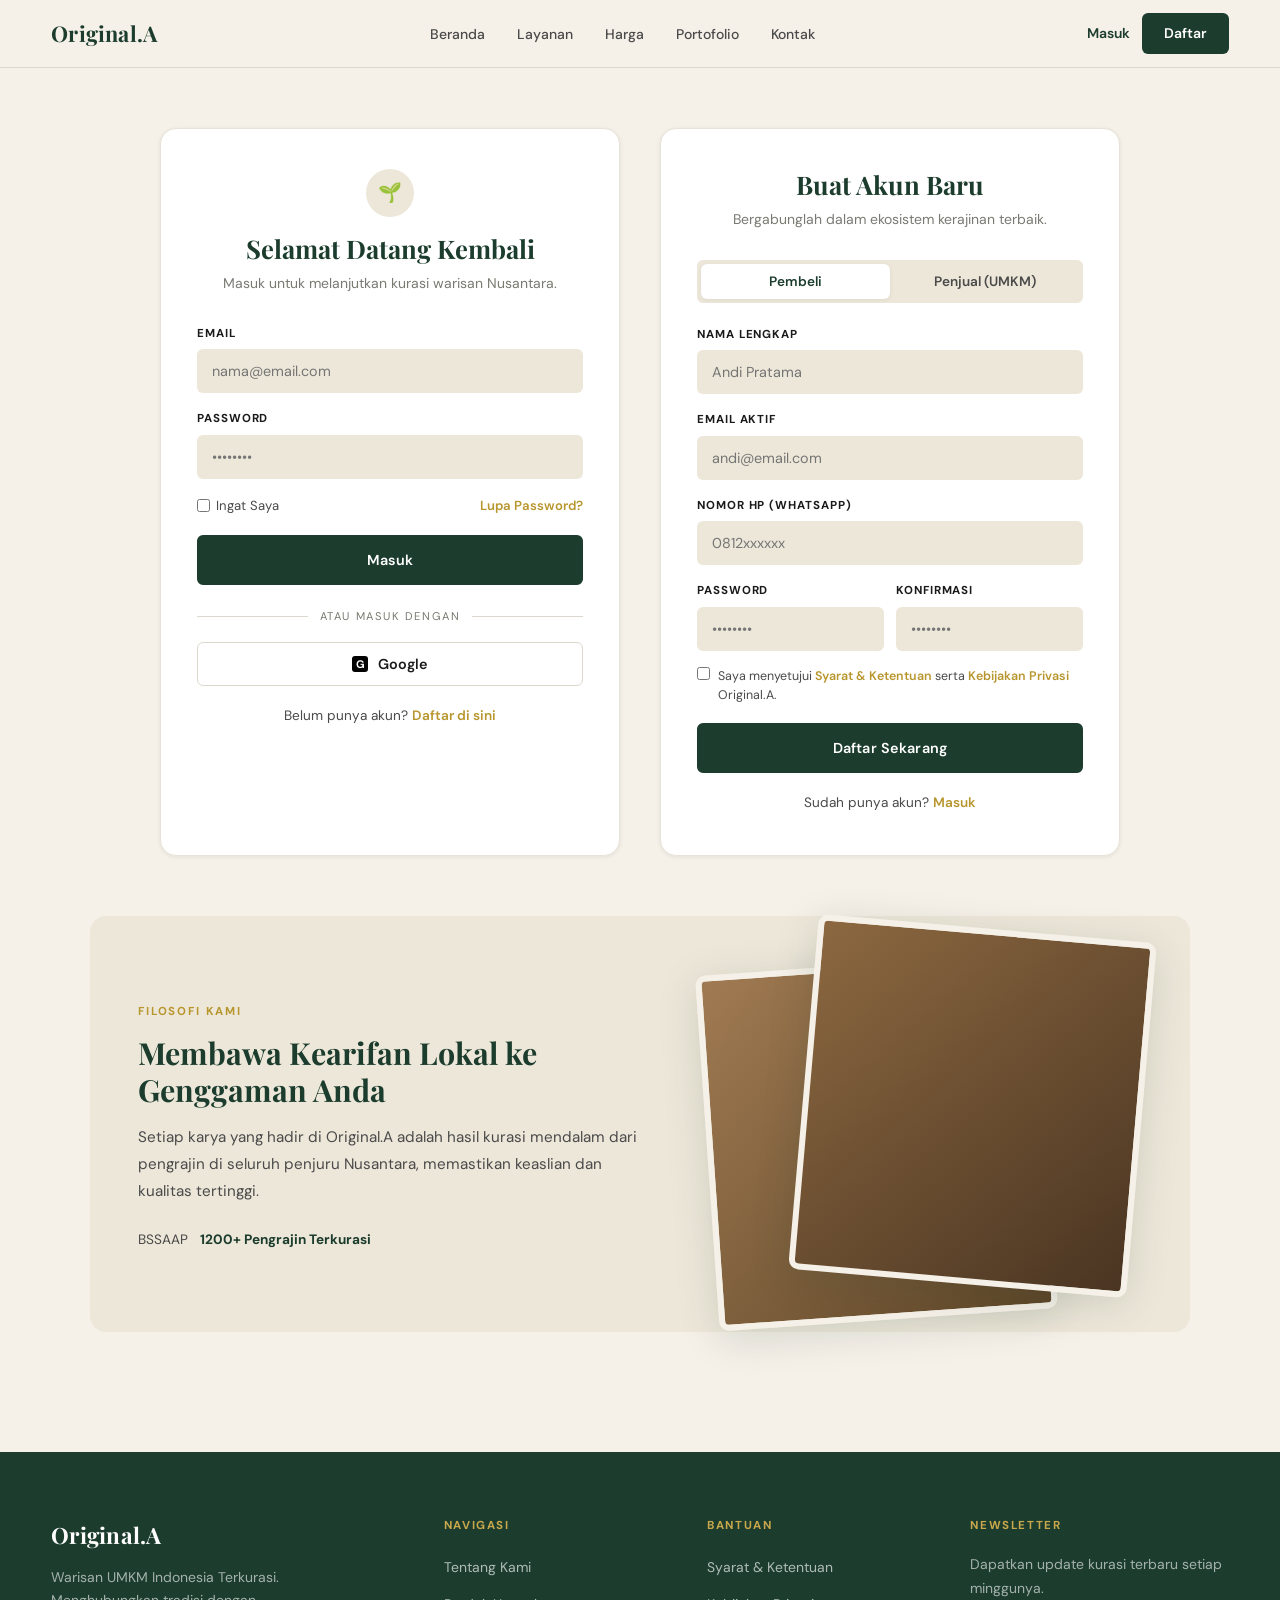
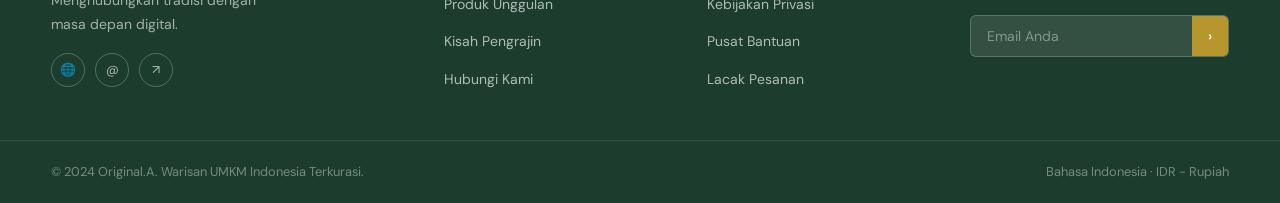
<file: login.html>
<!DOCTYPE html>
<html lang="id">
<head>
<meta charset="UTF-8"/>
<meta name="viewport" content="width=device-width, initial-scale=1.0"/>
<title>Masuk / Daftar — Original.A</title>
<link rel="stylesheet" href="style.css"/>
<style>
  .auth-wrap { padding-top: calc(var(--nav-height) + 60px); padding-bottom: 60px; background: var(--cream); }
  .auth-grid { display:grid; grid-template-columns:1fr 1fr; gap:40px; max-width:960px; margin:0 auto; }
  .auth-card {
    background:var(--white); border:1px solid var(--border-light);
    border-radius:var(--radius-lg); padding:40px 36px; box-shadow:var(--shadow-sm);
  }
  .auth-icon {
    width:48px; height:48px; border-radius:50%; background:var(--cream-dark);
    display:flex; align-items:center; justify-content:center; margin:0 auto 16px;
    color:var(--green); font-size:1.2rem;
  }
  .auth-card h2 { text-align:center; font-size:1.6rem; margin-bottom:8px; }
  .auth-sub { text-align:center; font-size:0.875rem; color:var(--text-muted); margin-bottom:28px; }
  .field { margin-bottom:16px; }
  .field label { display:block; font-size:0.72rem; font-weight:700; letter-spacing:0.08em; text-transform:uppercase; color:var(--text-dark); margin-bottom:6px; }
  .field input {
    width:100%; padding:12px 14px; background:var(--cream-dark); border:1px solid transparent;
    border-radius:var(--radius-sm); font-family:var(--font-body); font-size:0.9rem; color:var(--text-dark);
    outline:none; transition:var(--transition);
  }
  .field input:focus { border-color:var(--green); background:var(--white); }
  .field-row { display:grid; grid-template-columns:1fr 1fr; gap:12px; }
  .form-meta { display:flex; justify-content:space-between; align-items:center; margin:8px 0 18px; font-size:0.82rem; }
  .form-meta label { display:flex; align-items:center; gap:6px; color:var(--text-mid); }
  .form-meta a { color:var(--gold); font-weight:600; }
  .btn-block { width:100%; justify-content:center; padding:14px; }
  .auth-divider {
    display:flex; align-items:center; gap:12px; margin:22px 0 16px;
    font-size:0.7rem; letter-spacing:0.14em; color:var(--text-muted); text-transform:uppercase;
  }
  .auth-divider::before, .auth-divider::after { content:''; flex:1; height:1px; background:var(--border); }
  .btn-google {
    width:100%; display:flex; align-items:center; justify-content:center; gap:10px;
    padding:12px; background:var(--white); border:1px solid var(--border);
    border-radius:var(--radius-sm); font-weight:600; font-size:0.9rem; color:var(--text-dark);
    transition:var(--transition);
  }
  .btn-google:hover { background:var(--cream-dark); }
  .auth-foot { text-align:center; font-size:0.85rem; color:var(--text-mid); margin-top:18px; }
  .auth-foot a { color:var(--gold); font-weight:600; }
  .role-toggle {
    display:flex; background:var(--cream-dark); border-radius:var(--radius-sm); padding:4px; margin-bottom:22px;
  }
  .role-toggle button {
    flex:1; padding:9px; background:transparent; border-radius:6px;
    font-size:0.85rem; font-weight:600; color:var(--text-mid); transition:var(--transition);
  }
  .role-toggle button.active { background:var(--white); color:var(--green); box-shadow:var(--shadow-sm); }
  .agree { display:flex; gap:8px; align-items:flex-start; font-size:0.78rem; color:var(--text-mid); margin-bottom:18px; line-height:1.55; }
  .agree a { color:var(--gold); font-weight:600; }

  /* Filosofi */
  .filosofi {
    background:var(--cream-dark); border-radius:var(--radius-lg);
    margin: 60px auto; max-width:1100px; padding:48px;
    display:grid; grid-template-columns:1.2fr 1fr; gap:48px; align-items:center;
  }
  .filosofi .badge { background:transparent; color:var(--gold); border:0; padding:0; letter-spacing:0.16em; margin-bottom:14px; }
  .filosofi h2 { margin-bottom:16px; font-size:1.9rem; }
  .filosofi p { font-size:0.95rem; line-height:1.75; margin-bottom:24px; }
  .filosofi-trust { display:flex; align-items:center; gap:12px; font-size:0.85rem; color:var(--text-mid); }
  .filosofi-visual { position:relative; height:320px; }
  .filosofi-img {
    position:absolute; width:78%; aspect-ratio:1/1.05; border-radius:var(--radius-md);
    background:#8a6f4d; box-shadow:var(--shadow-lg); border:6px solid var(--cream);
  }
  .filosofi-img.a { top:0; left:0; transform:rotate(-4deg); background:linear-gradient(135deg,#a07a52,#5e4628); }
  .filosofi-img.b { bottom:0; right:0; transform:rotate(5deg); background:linear-gradient(135deg,#8c6840,#4a3522); }

  @media(max-width:900px){
    .auth-grid { grid-template-columns:1fr; }
    .filosofi { grid-template-columns:1fr; padding:32px; }
    .filosofi-visual { height:260px; }
  }
</style>
</head>
<body>

<!-- NAVBAR -->
<nav class="navbar" id="navbar">
  <div class="nav-inner">
    <a href="index.html" class="nav-logo">Original.A</a>
    <ul class="nav-links" id="navLinks">
      <li><a href="index.html">Beranda</a></li>
      <li><a href="layanan.html">Layanan</a></li>
      <li><a href="harga.html">Harga</a></li>
      <li><a href="portofolio.html">Portofolio</a></li>
      <li><a href="kontak.html">Kontak</a></li>
    </ul>
    <div class="nav-actions">
      <a href="login.html" class="nav-masuk">Masuk</a>
      <a href="login.html" class="nav-daftar">Daftar</a>
    </div>
    <button class="nav-toggle" id="navToggle"><span></span><span></span><span></span></button>
  </div>
</nav>

<section class="auth-wrap">
  <div class="container">
    <div class="auth-grid">

      <!-- LOGIN -->
      <div class="auth-card">
        <div class="auth-icon">🌱</div>
        <h2>Selamat Datang Kembali</h2>
        <p class="auth-sub">Masuk untuk melanjutkan kurasi warisan Nusantara.</p>
        <form onsubmit="event.preventDefault(); window.location='index.html';">
          <div class="field">
            <label>Email</label>
            <input type="email" placeholder="nama@email.com" required/>
          </div>
          <div class="field">
            <label>Password</label>
            <input type="password" placeholder="••••••••" required/>
          </div>
          <div class="form-meta">
            <label><input type="checkbox"/> Ingat Saya</label>
            <a href="#">Lupa Password?</a>
          </div>
          <button type="submit" class="btn btn-primary btn-block">Masuk</button>
          <div class="auth-divider">Atau Masuk Dengan</div>
          <button type="button" class="btn-google">
            <span style="display:inline-block;width:16px;height:16px;background:#000;border-radius:3px;color:#fff;font-size:11px;line-height:16px;text-align:center;font-weight:700;">G</span>
            Google
          </button>
          <div class="auth-foot">Belum punya akun? <a href="#daftar">Daftar di sini</a></div>
        </form>
      </div>

      <!-- DAFTAR -->
      <div class="auth-card" id="daftar">
        <h2>Buat Akun Baru</h2>
        <p class="auth-sub">Bergabunglah dalam ekosistem kerajinan terbaik.</p>
        <div class="role-toggle">
          <button class="active" type="button">Pembeli</button>
          <button type="button">Penjual (UMKM)</button>
        </div>
        <form onsubmit="event.preventDefault(); window.location='profil-pembeli.html';">
          <div class="field">
            <label>Nama Lengkap</label>
            <input type="text" placeholder="Andi Pratama" required/>
          </div>
          <div class="field">
            <label>Email Aktif</label>
            <input type="email" placeholder="andi@email.com" required/>
          </div>
          <div class="field">
            <label>Nomor HP (WhatsApp)</label>
            <input type="tel" placeholder="0812xxxxxx" required/>
          </div>
          <div class="field-row">
            <div class="field">
              <label>Password</label>
              <input type="password" placeholder="••••••••" required/>
            </div>
            <div class="field">
              <label>Konfirmasi</label>
              <input type="password" placeholder="••••••••" required/>
            </div>
          </div>
          <div class="agree">
            <input type="checkbox" required/>
            <span>Saya menyetujui <a href="#">Syarat & Ketentuan</a> serta <a href="#">Kebijakan Privasi</a> Original.A.</span>
          </div>
          <button type="submit" class="btn btn-primary btn-block">Daftar Sekarang</button>
          <div class="auth-foot">Sudah punya akun? <a href="#">Masuk</a></div>
        </form>
      </div>
    </div>

    <!-- FILOSOFI -->
    <div class="filosofi">
      <div>
        <div class="badge">FILOSOFI KAMI</div>
        <h2>Membawa Kearifan Lokal ke Genggaman Anda</h2>
        <p>Setiap karya yang hadir di Original.A adalah hasil kurasi mendalam dari pengrajin di seluruh penjuru Nusantara, memastikan keaslian dan kualitas tertinggi.</p>
        <div class="filosofi-trust">
          <div class="trust-avatars">
            <span>BS</span><span>SA</span><span>AP</span>
          </div>
          <strong style="color:var(--green);">1200+ Pengrajin Terkurasi</strong>
        </div>
      </div>
      <div class="filosofi-visual">
        <div class="filosofi-img a"></div>
        <div class="filosofi-img b"></div>
      </div>
    </div>
  </div>
</section>

<!-- FOOTER -->
<footer>
  <div class="container">
    <div class="footer-top">
      <div class="footer-brand">
        <div class="nav-logo" style="color:var(--white);font-size:1.4rem;margin-bottom:12px;">Original.A</div>
        <p>Warisan UMKM Indonesia Terkurasi. Menghubungkan tradisi dengan masa depan digital.</p>
        <div class="footer-socials"><a href="#">🌐</a><a href="#">@</a><a href="#">↗</a></div>
      </div>
      <div class="footer-col">
        <h5>Navigasi</h5>
        <ul>
          <li><a href="#">Tentang Kami</a></li>
          <li><a href="#">Produk Unggulan</a></li>
          <li><a href="#">Kisah Pengrajin</a></li>
          <li><a href="#">Hubungi Kami</a></li>
        </ul>
      </div>
      <div class="footer-col">
        <h5>Bantuan</h5>
        <ul>
          <li><a href="#">Syarat & Ketentuan</a></li>
          <li><a href="#">Kebijakan Privasi</a></li>
          <li><a href="#">Pusat Bantuan</a></li>
          <li><a href="#">Lacak Pesanan</a></li>
        </ul>
      </div>
      <div class="footer-col footer-newsletter">
        <h5>Newsletter</h5>
        <p>Dapatkan update kurasi terbaru setiap minggunya.</p>
        <div class="newsletter-form">
          <input type="email" placeholder="Email Anda"/>
          <button>›</button>
        </div>
      </div>
    </div>
  </div>
  <div class="footer-bottom">
    <div class="container" style="display:flex;justify-content:space-between;flex-wrap:wrap;gap:8px;">
      <span>© 2024 Original.A. Warisan UMKM Indonesia Terkurasi.</span>
      <span>Bahasa Indonesia · IDR - Rupiah</span>
    </div>
  </div>
</footer>

<script>
  document.querySelectorAll('.role-toggle button').forEach(b => {
    b.addEventListener('click', () => {
      document.querySelectorAll('.role-toggle button').forEach(x=>x.classList.remove('active'));
      b.classList.add('active');
    });
  });
  document.getElementById('navToggle').addEventListener('click', () => {
    document.getElementById('navLinks').classList.toggle('open');
  });
</script>
</body>
</html>
</file>
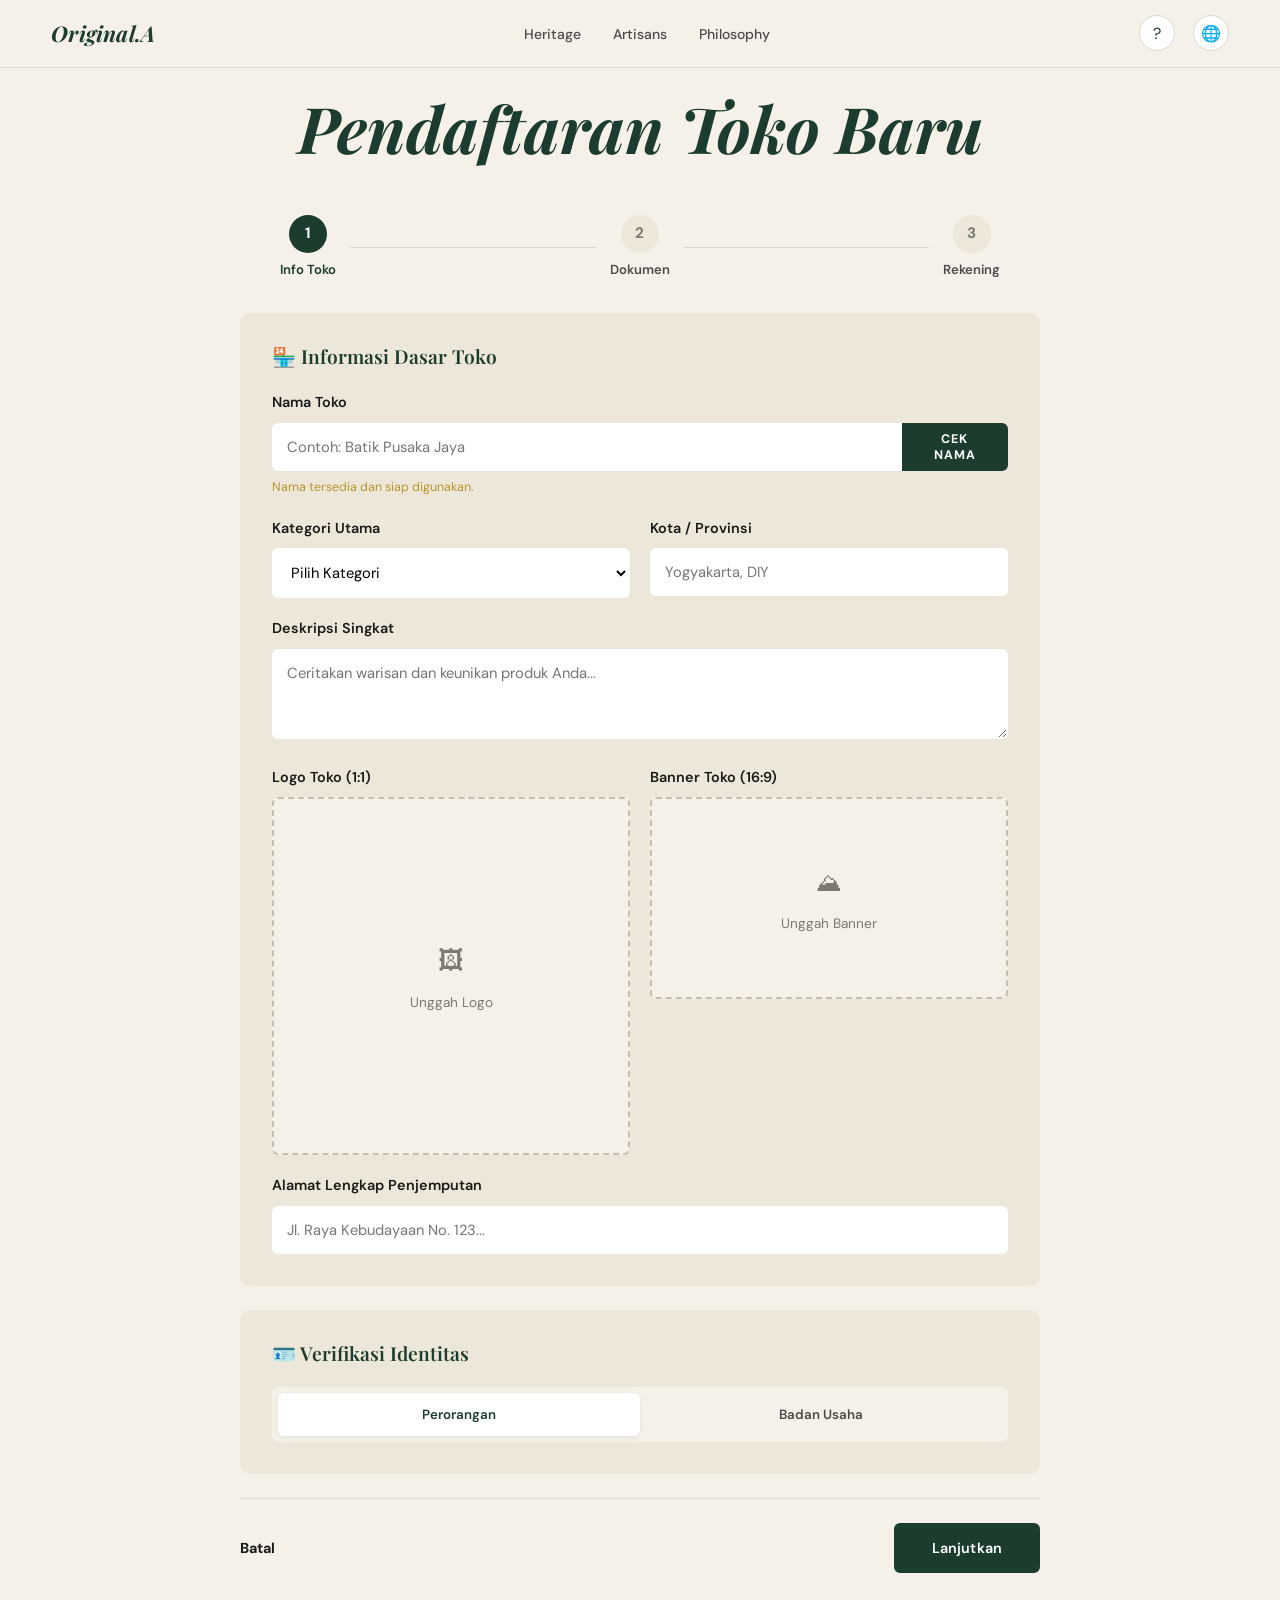
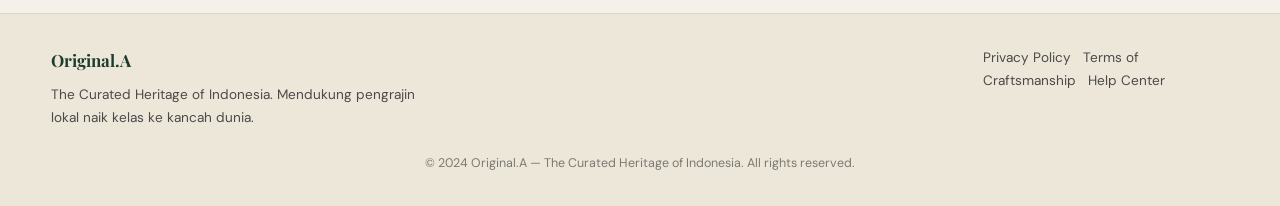
<file: pendaftaran-toko.html>
<!DOCTYPE html>
<html lang="id">
<head>
<meta charset="UTF-8"/>
<meta name="viewport" content="width=device-width, initial-scale=1.0"/>
<title>Pendaftaran Toko — Original.A</title>
<link rel="stylesheet" href="style.css"/>
<style>
  body { background:var(--cream); }
  .nav-mini { display:flex; align-items:center; gap:18px; }
  .nav-mini .icon-btn {
    width:36px; height:36px; border-radius:50%; background:var(--white); border:1px solid var(--border);
    display:flex; align-items:center; justify-content:center; color:var(--green); cursor:pointer;
  }

  .page-title { text-align:center; padding:90px 20px 12px; }
  .page-title h1 { font-style:italic; }

  .stepper {
    display:grid; grid-template-columns:auto 1fr auto 1fr auto; align-items:center; gap:14px;
    max-width:760px; margin:36px auto 0; padding:0 20px;
  }
  .step {
    display:flex; flex-direction:column; align-items:center; gap:6px;
  }
  .step .dot {
    width:38px; height:38px; border-radius:50%; background:var(--cream-dark);
    color:var(--text-muted); display:flex; align-items:center; justify-content:center; font-weight:700; font-size:0.95rem;
  }
  .step.active .dot { background:var(--green); color:var(--white); }
  .step .lbl { font-size:0.82rem; color:var(--text-mid); font-weight:600; }
  .step.active .lbl { color:var(--green); }
  .step-line { height:1px; background:var(--border); }

  .toko-form { max-width:840px; margin:32px auto 24px; padding:0 20px; }
  .panel {
    background:var(--cream-dark); border-radius:var(--radius-md); padding:32px;
    margin-bottom:24px;
  }
  .panel h3 { font-family:var(--font-display); font-size:1.2rem; margin-bottom:22px; display:flex; align-items:center; gap:10px; color:var(--green); }
  .field { margin-bottom:18px; }
  .field label { display:block; font-size:0.9rem; font-weight:600; margin-bottom:8px; color:var(--text-dark); }
  .field input, .field select, .field textarea {
    width:100%; padding:13px 14px; background:var(--white); border:1px solid transparent;
    border-radius:var(--radius-sm); font-family:var(--font-body); font-size:0.92rem; outline:none;
  }
  .field input:focus, .field select:focus, .field textarea:focus { border-color:var(--green); }
  .field textarea { min-height:90px; resize:vertical; }
  .input-with-btn { display:flex; gap:0; }
  .input-with-btn input { border-radius:var(--radius-sm) 0 0 var(--radius-sm); }
  .input-with-btn button {
    padding:0 22px; background:var(--green); color:var(--white);
    border-radius:0 var(--radius-sm) var(--radius-sm) 0;
    font-size:0.78rem; font-weight:700; letter-spacing:0.08em;
  }
  .helper-ok { color:var(--gold); font-size:0.78rem; margin-top:6px; }

  .row2 { display:grid; grid-template-columns:1fr 1fr; gap:20px; }
  .upload {
    aspect-ratio:1/1; background:var(--cream); border:2px dashed #c7bfae;
    border-radius:var(--radius-sm); display:flex; flex-direction:column; align-items:center; justify-content:center;
    color:var(--text-muted); font-size:0.85rem; gap:8px; cursor:pointer;
  }
  .upload.banner { aspect-ratio:16/9; }
  .upload .ic { font-size:1.6rem; }

  .verif-toggle { display:grid; grid-template-columns:1fr 1fr; gap:0; background:var(--cream); padding:6px; border-radius:var(--radius-sm); }
  .verif-toggle button { padding:13px; background:transparent; border-radius:6px; font-weight:600; color:var(--text-mid); }
  .verif-toggle button.active { background:var(--white); color:var(--green); box-shadow:var(--shadow-sm); }

  .form-actions {
    display:flex; justify-content:space-between; align-items:center;
    border-top:1px solid var(--border); padding-top:24px; margin-top:8px;
  }
  .form-actions .cancel { color:var(--text-dark); font-weight:700; font-size:0.9rem; }
  .form-actions .btn { padding:14px 36px; }

  footer.mini { background:var(--cream-dark); padding:32px 0; border-top:1px solid var(--border); margin-top:40px; }
  footer.mini .grid {
    display:grid; grid-template-columns:1.5fr 1fr 1fr 1fr; gap:24px; align-items:start;
    font-size:0.85rem; color:var(--text-mid);
  }
  footer.mini strong { font-family:var(--font-display); color:var(--green); font-size:1.05rem; display:block; margin-bottom:8px; }
  footer.mini a { color:var(--text-mid); }
  footer.mini .copy { text-align:center; margin-top:24px; font-size:0.78rem; color:var(--text-muted); }

  @media(max-width:760px){
    .row2, footer.mini .grid { grid-template-columns:1fr; }
  }
</style>
</head>
<body>

<!-- NAVBAR -->
<nav class="navbar" id="navbar">
  <div class="nav-inner">
    <a href="index.html" class="nav-logo" style="font-style:italic;">Original.A</a>
    <ul class="nav-links" id="navLinks">
      <li><a href="#">Heritage</a></li>
      <li><a href="#">Artisans</a></li>
      <li><a href="#">Philosophy</a></li>
    </ul>
    <div class="nav-mini">
      <span class="icon-btn">?</span>
      <span class="icon-btn">🌐</span>
    </div>
  </div>
</nav>

<div class="page-title"><h1>Pendaftaran Toko Baru</h1></div>

<div class="stepper">
  <div class="step active"><div class="dot">1</div><div class="lbl">Info Toko</div></div>
  <div class="step-line"></div>
  <div class="step"><div class="dot">2</div><div class="lbl">Dokumen</div></div>
  <div class="step-line"></div>
  <div class="step"><div class="dot">3</div><div class="lbl">Rekening</div></div>
</div>

<form class="toko-form" onsubmit="event.preventDefault(); alert('Lanjut ke langkah 2');">
  <div class="panel">
    <h3>🏪 Informasi Dasar Toko</h3>

    <div class="field">
      <label>Nama Toko</label>
      <div class="input-with-btn">
        <input type="text" placeholder="Contoh: Batik Pusaka Jaya"/>
        <button type="button">CEK NAMA</button>
      </div>
      <div class="helper-ok">Nama tersedia dan siap digunakan.</div>
    </div>

    <div class="row2">
      <div class="field">
        <label>Kategori Utama</label>
        <select><option>Pilih Kategori</option><option>Fashion</option><option>Kerajinan</option><option>Makanan</option></select>
      </div>
      <div class="field">
        <label>Kota / Provinsi</label>
        <input type="text" placeholder="Yogyakarta, DIY"/>
      </div>
    </div>

    <div class="field">
      <label>Deskripsi Singkat</label>
      <textarea placeholder="Ceritakan warisan dan keunikan produk Anda..."></textarea>
    </div>

    <div class="row2">
      <div class="field">
        <label>Logo Toko (1:1)</label>
        <div class="upload"><div class="ic">🖼</div><div>Unggah Logo</div></div>
      </div>
      <div class="field">
        <label>Banner Toko (16:9)</label>
        <div class="upload banner"><div class="ic">⛰</div><div>Unggah Banner</div></div>
      </div>
    </div>

    <div class="field" style="margin-bottom:0;">
      <label>Alamat Lengkap Penjemputan</label>
      <input type="text" placeholder="Jl. Raya Kebudayaan No. 123..."/>
    </div>
  </div>

  <div class="panel">
    <h3>🪪 Verifikasi Identitas</h3>
    <div class="verif-toggle">
      <button type="button" class="active">Perorangan</button>
      <button type="button">Badan Usaha</button>
    </div>
  </div>

  <div class="form-actions">
    <a href="index.html" class="cancel">Batal</a>
    <button type="submit" class="btn btn-primary">Lanjutkan</button>
  </div>
</form>

<footer class="mini">
  <div class="container">
    <div class="grid">
      <div>
        <strong>Original.A</strong>
        The Curated Heritage of Indonesia. Mendukung pengrajin lokal naik kelas ke kancah dunia.
      </div>
      <div></div>
      <div></div>
      <div>
        <a href="#">Privacy Policy</a>&nbsp;&nbsp;
        <a href="#">Terms of Craftsmanship</a>&nbsp;&nbsp;
        <a href="#">Help Center</a>
      </div>
    </div>
    <div class="copy">© 2024 Original.A — The Curated Heritage of Indonesia. All rights reserved.</div>
  </div>
</footer>

<script>
  document.querySelectorAll('.verif-toggle button').forEach(b => {
    b.addEventListener('click', () => {
      document.querySelectorAll('.verif-toggle button').forEach(x=>x.classList.remove('active'));
      b.classList.add('active');
    });
  });
</script>
</body>
</html>
</file>
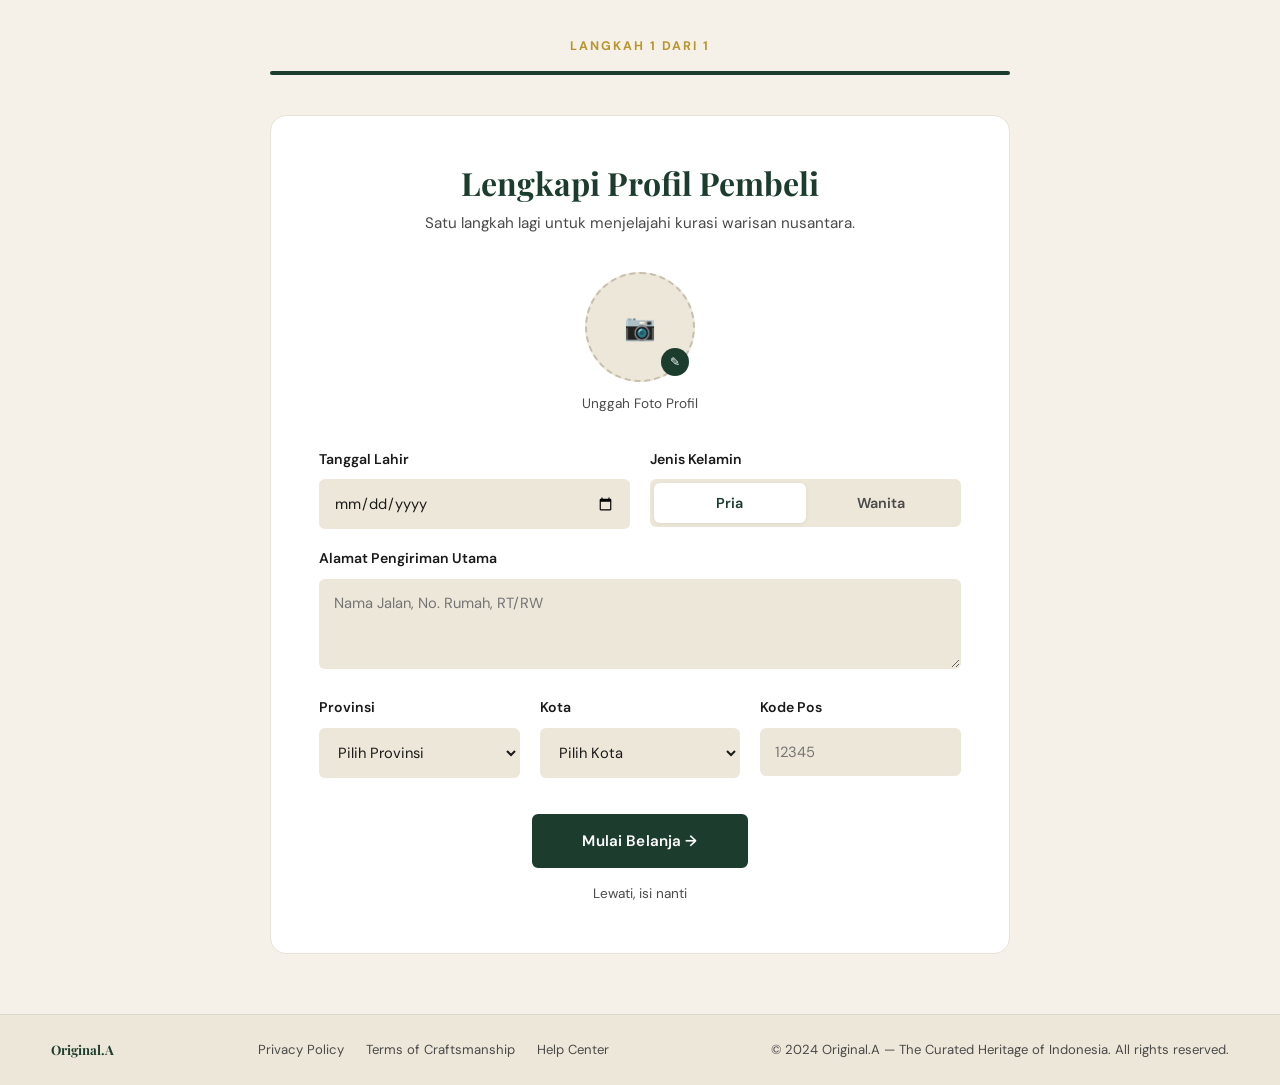
<file: profil-pembeli.html>
<!DOCTYPE html>
<html lang="id">
<head>
<meta charset="UTF-8"/>
<meta name="viewport" content="width=device-width, initial-scale=1.0"/>
<title>Profil Pembeli — Original.A</title>
<link rel="stylesheet" href="style.css"/>
<style>
  body { background:var(--cream); }
  .progress-wrap { padding:36px 20px 0; max-width:780px; margin:0 auto; text-align:center; }
  .progress-lbl { font-size:0.78rem; letter-spacing:0.16em; color:var(--gold); font-weight:700; margin-bottom:14px; }
  .progress-bar { height:4px; background:var(--border); border-radius:3px; overflow:hidden; }
  .progress-bar > span { display:block; height:100%; width:100%; background:var(--green); }

  .form-wrap { max-width:780px; margin:40px auto 60px; padding:0 20px; }
  .form-card {
    background:var(--white); border:1px solid var(--border-light);
    border-radius:var(--radius-lg); padding:48px;
  }
  .form-card h1 { text-align:center; font-size:2rem; margin-bottom:8px; }
  .form-card .lead { text-align:center; color:var(--text-mid); font-size:0.95rem; margin-bottom:36px; }

  .avatar-up { display:flex; flex-direction:column; align-items:center; margin-bottom:32px; }
  .avatar-circle {
    width:110px; height:110px; border-radius:50%; background:var(--cream-dark);
    border:2px dashed #c7bfae; display:flex; align-items:center; justify-content:center;
    color:var(--text-muted); font-size:1.6rem; position:relative; cursor:pointer;
  }
  .avatar-edit {
    position:absolute; bottom:4px; right:4px; width:28px; height:28px; background:var(--green);
    border-radius:50%; color:var(--white); display:flex; align-items:center; justify-content:center; font-size:0.75rem;
  }
  .avatar-up p { margin-top:10px; font-size:0.85rem; color:var(--text-mid); }

  .row { display:grid; grid-template-columns:1fr 1fr; gap:20px; margin-bottom:18px; }
  .row.three { grid-template-columns:1fr 1fr 1fr; }
  .field label { display:block; font-size:0.88rem; font-weight:600; color:var(--text-dark); margin-bottom:8px; }
  .field input, .field select, .field textarea {
    width:100%; padding:13px 14px; background:var(--cream-dark); border:1px solid transparent;
    border-radius:var(--radius-sm); font-family:var(--font-body); font-size:0.92rem; color:var(--text-dark); outline:none;
  }
  .field input:focus, .field select:focus, .field textarea:focus { border-color:var(--green); background:var(--white); }
  .field textarea { min-height:90px; resize:vertical; }
  .gender-toggle { display:grid; grid-template-columns:1fr 1fr; gap:0; background:var(--cream-dark); padding:4px; border-radius:var(--radius-sm); }
  .gender-toggle button { padding:11px; background:transparent; border-radius:6px; font-weight:600; color:var(--text-mid); font-size:0.9rem; }
  .gender-toggle button.active { background:var(--white); color:var(--green); box-shadow:var(--shadow-sm); }

  .actions { text-align:center; margin-top:36px; }
  .actions .btn { padding:15px 48px; font-size:0.95rem; }
  .skip { display:block; margin-top:14px; color:var(--text-mid); font-size:0.85rem; }

  footer.mini { background:var(--cream-dark); padding:24px 0; border-top:1px solid var(--border); }
  footer.mini .row-foot { display:flex; justify-content:space-between; flex-wrap:wrap; gap:12px; font-size:0.82rem; color:var(--text-mid); }
  footer.mini .row-foot strong { color:var(--green); font-family:var(--font-display); }
  footer.mini .row-foot a { color:var(--text-mid); margin-right:18px; }

  @media(max-width:700px){
    .row, .row.three { grid-template-columns:1fr; }
    .form-card { padding:30px 22px; }
  }
</style>
</head>
<body>

<div class="progress-wrap">
  <div class="progress-lbl">LANGKAH 1 DARI 1</div>
  <div class="progress-bar"><span></span></div>
</div>

<div class="form-wrap">
  <form class="form-card" onsubmit="event.preventDefault(); window.location='index-loggedin.html';">
    <h1>Lengkapi Profil Pembeli</h1>
    <p class="lead">Satu langkah lagi untuk menjelajahi kurasi warisan nusantara.</p>

    <div class="avatar-up">
      <div class="avatar-circle">📷<div class="avatar-edit">✎</div></div>
      <p>Unggah Foto Profil</p>
    </div>

    <div class="row">
      <div class="field">
        <label>Tanggal Lahir</label>
        <input type="date"/>
      </div>
      <div class="field">
        <label>Jenis Kelamin</label>
        <div class="gender-toggle">
          <button type="button" class="active">Pria</button>
          <button type="button">Wanita</button>
        </div>
      </div>
    </div>

    <div class="field" style="margin-bottom:18px;">
      <label>Alamat Pengiriman Utama</label>
      <textarea placeholder="Nama Jalan, No. Rumah, RT/RW"></textarea>
    </div>

    <div class="row three">
      <div class="field">
        <label>Provinsi</label>
        <select><option>Pilih Provinsi</option><option>DKI Jakarta</option><option>DI Yogyakarta</option><option>Jawa Barat</option></select>
      </div>
      <div class="field">
        <label>Kota</label>
        <select><option>Pilih Kota</option></select>
      </div>
      <div class="field">
        <label>Kode Pos</label>
        <input type="text" placeholder="12345"/>
      </div>
    </div>

    <div class="actions">
      <button type="submit" class="btn btn-primary">Mulai Belanja →</button>
      <a href="index-loggedin.html" class="skip">Lewati, isi nanti</a>
    </div>
  </form>
</div>

<footer class="mini">
  <div class="container">
    <div class="row-foot">
      <strong>Original.A</strong>
      <div>
        <a href="#">Privacy Policy</a>
        <a href="#">Terms of Craftsmanship</a>
        <a href="#">Help Center</a>
      </div>
      <span>© 2024 Original.A — The Curated Heritage of Indonesia. All rights reserved.</span>
    </div>
  </div>
</footer>

<script>
  document.querySelectorAll('.gender-toggle button').forEach(b => {
    b.addEventListener('click', () => {
      document.querySelectorAll('.gender-toggle button').forEach(x=>x.classList.remove('active'));
      b.classList.add('active');
    });
  });
</script>
</body>
</html>
</file>
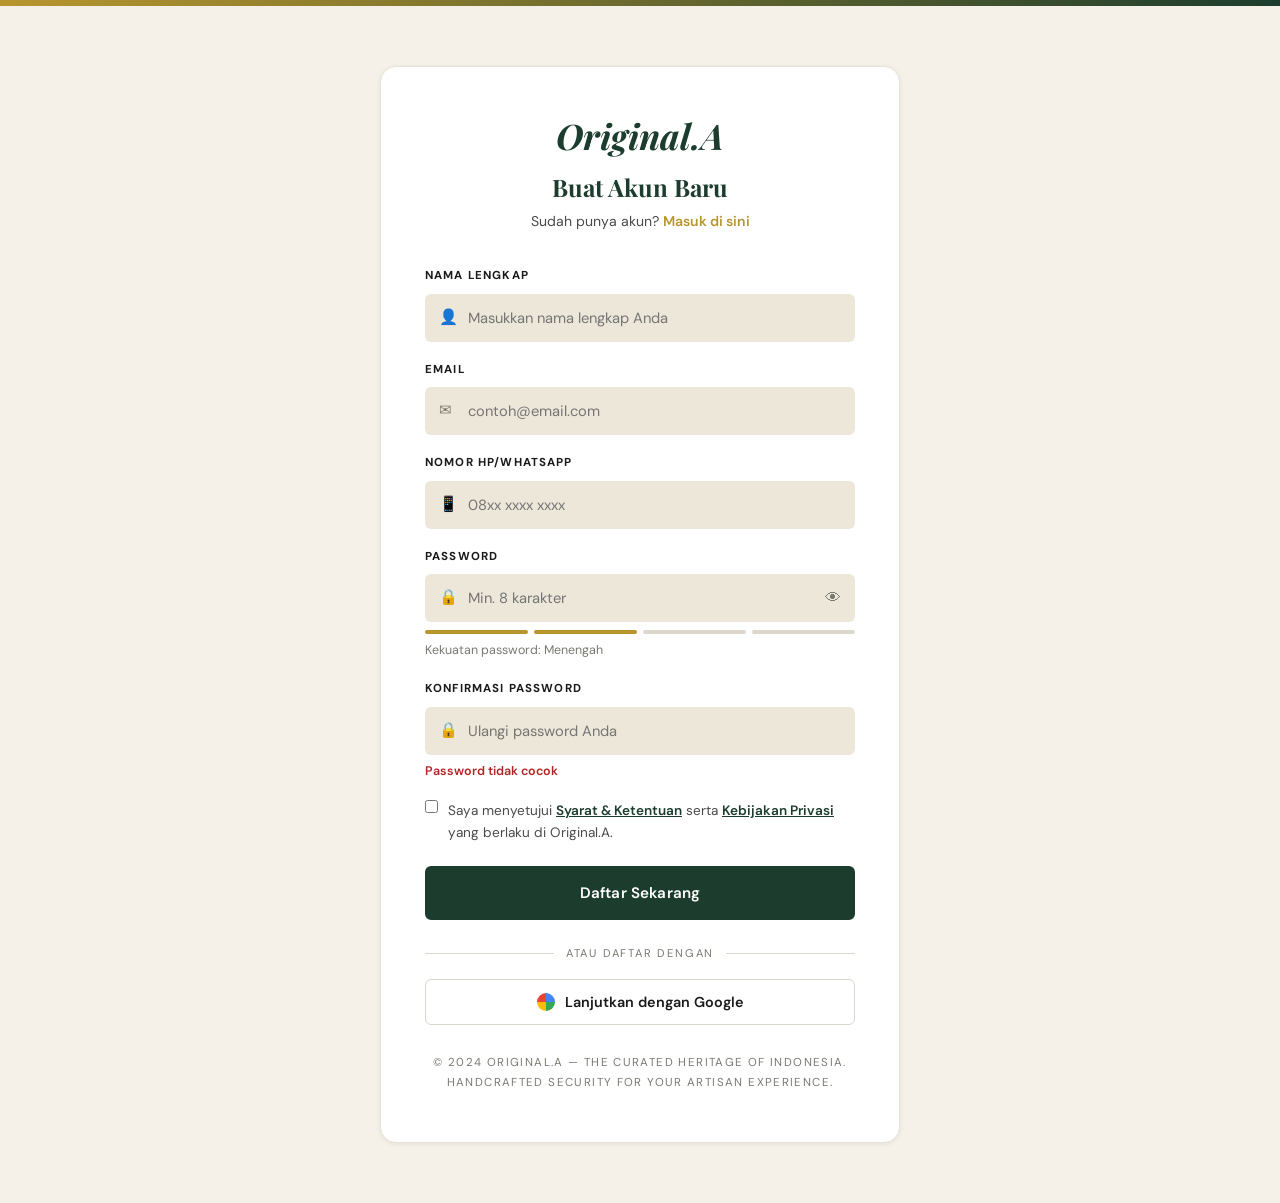
<file: registrasi.html>
<!DOCTYPE html>
<html lang="id">
<head>
<meta charset="UTF-8"/>
<meta name="viewport" content="width=device-width, initial-scale=1.0"/>
<title>Registrasi — Original.A</title>
<link rel="stylesheet" href="style.css"/>
<style>
  body { background:var(--cream); }
  .top-strip { height:6px; background:linear-gradient(90deg,var(--gold),var(--green)); }
  .reg-wrap { padding:60px 20px; display:flex; justify-content:center; }
  .reg-card {
    width:100%; max-width:520px; background:var(--white); border-radius:var(--radius-lg);
    padding:48px 44px; box-shadow:var(--shadow-sm); border:1px solid var(--border-light);
  }
  .reg-card h1.logo { text-align:center; font-style:italic; color:var(--green); font-size:2.2rem; margin-bottom:16px; }
  .reg-card h2 { text-align:center; font-size:1.5rem; margin-bottom:8px; }
  .reg-sub { text-align:center; font-size:0.88rem; color:var(--text-mid); margin-bottom:32px; }
  .reg-sub a { color:var(--gold); font-weight:600; }
  .field { margin-bottom:18px; }
  .field label { display:block; font-size:0.72rem; font-weight:700; letter-spacing:0.1em; text-transform:uppercase; color:var(--text-dark); margin-bottom:8px; }
  .input-wrap { position:relative; }
  .input-wrap .ico {
    position:absolute; left:14px; top:50%; transform:translateY(-50%);
    color:var(--text-muted); font-size:0.95rem;
  }
  .input-wrap .eye { position:absolute; right:14px; top:50%; transform:translateY(-50%); color:var(--text-muted); cursor:pointer; }
  .input-wrap input {
    width:100%; padding:13px 14px 13px 42px; background:var(--cream-dark); border:1px solid transparent;
    border-radius:var(--radius-sm); font-family:var(--font-body); font-size:0.92rem; color:var(--text-dark); outline:none;
  }
  .input-wrap input:focus { border-color:var(--green); background:var(--white); }
  .strength { display:flex; gap:6px; margin-top:8px; }
  .strength span { flex:1; height:4px; border-radius:3px; background:var(--border); }
  .strength span.on { background:var(--gold); }
  .strength-lbl { font-size:0.78rem; color:var(--text-muted); margin-top:6px; }
  .err { color:#b32424; font-size:0.78rem; font-weight:600; margin-top:6px; }
  .agree { display:flex; gap:10px; align-items:flex-start; font-size:0.85rem; color:var(--text-mid); margin:6px 0 22px; line-height:1.6; }
  .agree a { color:var(--green); text-decoration:underline; font-weight:600; }
  .btn-block { width:100%; justify-content:center; padding:15px; font-size:0.95rem; }
  .auth-divider { display:flex; align-items:center; gap:12px; margin:24px 0 16px; font-size:0.7rem; letter-spacing:0.16em; color:var(--text-muted); text-transform:uppercase; }
  .auth-divider::before, .auth-divider::after { content:''; flex:1; height:1px; background:var(--border); }
  .btn-google {
    width:100%; display:flex; align-items:center; justify-content:center; gap:10px;
    padding:13px; background:var(--white); border:1px solid var(--border);
    border-radius:var(--radius-sm); font-weight:600; font-size:0.9rem; color:var(--text-dark); cursor:pointer;
  }
  .btn-google .g {
    width:18px; height:18px; border-radius:50%;
    background:conic-gradient(from 0deg,#4285F4 0 25%,#34A853 25% 50%,#FBBC05 50% 75%,#EA4335 75% 100%);
  }
  .reg-foot { text-align:center; margin-top:28px; font-size:0.72rem; letter-spacing:0.12em; color:var(--text-muted); line-height:1.8; }
</style>
</head>
<body>
<div class="top-strip"></div>

<div class="reg-wrap">
  <div class="reg-card">
    <h1 class="logo">Original.A</h1>
    <h2>Buat Akun Baru</h2>
    <p class="reg-sub">Sudah punya akun? <a href="login.html">Masuk di sini</a></p>

    <form onsubmit="event.preventDefault(); window.location='profil-pembeli.html';">
      <div class="field">
        <label>Nama Lengkap</label>
        <div class="input-wrap">
          <span class="ico">👤</span>
          <input type="text" placeholder="Masukkan nama lengkap Anda" required/>
        </div>
      </div>

      <div class="field">
        <label>Email</label>
        <div class="input-wrap">
          <span class="ico">✉</span>
          <input type="email" placeholder="contoh@email.com" required/>
        </div>
      </div>

      <div class="field">
        <label>Nomor HP/WhatsApp</label>
        <div class="input-wrap">
          <span class="ico">📱</span>
          <input type="tel" placeholder="08xx xxxx xxxx" required/>
        </div>
      </div>

      <div class="field">
        <label>Password</label>
        <div class="input-wrap">
          <span class="ico">🔒</span>
          <input type="password" id="pw" placeholder="Min. 8 karakter" required/>
          <span class="eye" onclick="const i=document.getElementById('pw'); i.type=i.type==='password'?'text':'password';">👁</span>
        </div>
        <div class="strength"><span class="on"></span><span class="on"></span><span></span><span></span></div>
        <div class="strength-lbl">Kekuatan password: Menengah</div>
      </div>

      <div class="field">
        <label>Konfirmasi Password</label>
        <div class="input-wrap">
          <span class="ico">🔒</span>
          <input type="password" placeholder="Ulangi password Anda" required/>
        </div>
        <div class="err">Password tidak cocok</div>
      </div>

      <label class="agree">
        <input type="checkbox" required/>
        <span>Saya menyetujui <a href="#">Syarat & Ketentuan</a> serta <a href="#">Kebijakan Privasi</a> yang berlaku di Original.A.</span>
      </label>

      <button type="submit" class="btn btn-primary btn-block">Daftar Sekarang</button>

      <div class="auth-divider">Atau Daftar Dengan</div>
      <button type="button" class="btn-google"><span class="g"></span> Lanjutkan dengan Google</button>

      <div class="reg-foot">
        © 2024 ORIGINAL.A — THE CURATED HERITAGE OF INDONESIA.<br>
        HANDCRAFTED SECURITY FOR YOUR ARTISAN EXPERIENCE.
      </div>
    </form>
  </div>
</div>
</body>
</html>
</file>
<file: style.css>
/* =========================================
   STYLE.CSS — Original.A
   Platform Warisan UMKM Indonesia Terkurasi
   ========================================= */

@import url('https://fonts.googleapis.com/css2?family=Playfair+Display:ital,wght@0,400;0,600;0,700;0,900;1,400;1,700&family=DM+Sans:wght@300;400;500;600&display=swap');

/* ---- CSS Variables ---- */
:root {
  --cream:       #F5F0E8;
  --cream-dark:  #EDE7D9;
  --green:       #1C3D2E;
  --green-mid:   #2D5A40;
  --green-light: #3D6B50;
  --gold:        #B8962E;
  --gold-light:  #C9A84C;
  --text-dark:   #1A1A1A;
  --text-mid:    #4A4A4A;
  --text-muted:  #7A7A72;
  --white:       #FFFFFF;
  --border:      #DDD8CE;
  --border-light:#E8E3D8;

  --font-display: 'Playfair Display', Georgia, serif;
  --font-body:    'DM Sans', sans-serif;

  --radius-sm:  6px;
  --radius-md:  10px;
  --radius-lg:  16px;
  --radius-xl:  24px;

  --shadow-sm:  0 1px 4px rgba(28,61,46,0.08);
  --shadow-md:  0 4px 20px rgba(28,61,46,0.1);
  --shadow-lg:  0 8px 40px rgba(28,61,46,0.15);

  --nav-height: 68px;
  --transition: 0.25s cubic-bezier(0.4,0,0.2,1);
}

/* ---- Reset ---- */
*,*::before,*::after { box-sizing:border-box; margin:0; padding:0; }
html { scroll-behavior:smooth; font-size:16px; }
body {
  background: var(--cream);
  color: var(--text-dark);
  font-family: var(--font-body);
  line-height: 1.7;
  overflow-x: hidden;
}
img { max-width:100%; display:block; }
a   { color:inherit; text-decoration:none; }
ul  { list-style:none; }
button { cursor:pointer; border:none; font-family:inherit; }

/* ---- Typography ---- */
h1,h2,h3,h4 { font-family:var(--font-display); line-height:1.2; color:var(--green); }
h1 { font-size:clamp(2.4rem,5vw,4rem); font-weight:700; }
h2 { font-size:clamp(1.8rem,3.5vw,2.8rem); font-weight:700; }
h3 { font-size:clamp(1.1rem,2vw,1.4rem); font-weight:600; }
h4 { font-size:1rem; font-weight:600; }
p  { color:var(--text-mid); font-size:0.95rem; }

/* ---- Layout ---- */
.container { width:92%; max-width:1200px; margin:0 auto; }
.section    { padding:80px 0; }

/* ---- Buttons ---- */
.btn {
  display:inline-flex; align-items:center; gap:8px;
  padding:13px 28px; border-radius:var(--radius-sm);
  font-family:var(--font-body); font-size:0.9rem; font-weight:600;
  letter-spacing:0.01em; transition:var(--transition); cursor:pointer;
}
.btn-primary {
  background:var(--green); color:var(--white); border:2px solid var(--green);
}
.btn-primary:hover { background:var(--green-mid); border-color:var(--green-mid); transform:translateY(-1px); box-shadow:var(--shadow-md); }

.btn-gold {
  background:var(--gold); color:var(--white); border:2px solid var(--gold);
}
.btn-gold:hover { background:var(--gold-light); border-color:var(--gold-light); transform:translateY(-1px); }

.btn-outline {
  background:transparent; color:var(--green); border:2px solid var(--green);
}
.btn-outline:hover { background:var(--green); color:var(--white); }

.btn-outline-white {
  background:transparent; color:var(--white); border:2px solid rgba(255,255,255,0.5);
}
.btn-outline-white:hover { background:rgba(255,255,255,0.1); border-color:var(--white); }

/* ---- Badge / Tag ---- */
.badge {
  display:inline-block; padding:4px 12px; border-radius:100px;
  font-size:0.72rem; font-weight:700; letter-spacing:0.08em; text-transform:uppercase;
}
.badge-gold   { background:rgba(184,150,46,0.15); color:var(--gold); border:1px solid rgba(184,150,46,0.3); }
.badge-green  { background:var(--green); color:var(--white); }
.badge-cream  { background:var(--cream-dark); color:var(--text-mid); }

/* ---- Card ---- */
.card {
  background:var(--white); border:1px solid var(--border-light);
  border-radius:var(--radius-md); overflow:hidden; transition:var(--transition);
}
.card:hover { box-shadow:var(--shadow-md); transform:translateY(-3px); }

/* ---- Divider ---- */
.divider { height:1px; background:var(--border); }

/* ============================================
   NAVBAR
   ============================================ */
.navbar {
  position:fixed; top:0; left:0; right:0; z-index:1000;
  height:var(--nav-height); display:flex; align-items:center;
  background:var(--cream); border-bottom:1px solid var(--border);
  transition:var(--transition);
}
.navbar.scrolled { box-shadow:var(--shadow-sm); }

.nav-inner {
  display:flex; align-items:center; justify-content:space-between;
  width:92%; max-width:1200px; margin:0 auto;
}

.nav-logo {
  font-family:var(--font-display); font-size:1.35rem; font-weight:700;
  color:var(--green); letter-spacing:0.01em;
}

.nav-links {
  display:flex; align-items:center; gap:32px;
}
.nav-links a {
  font-size:0.875rem; font-weight:500; color:var(--text-mid);
  transition:var(--transition); position:relative; padding-bottom:2px;
}
.nav-links a::after {
  content:''; position:absolute; bottom:-2px; left:0; width:0; height:2px;
  background:var(--green); transition:var(--transition);
}
.nav-links a:hover,
.nav-links a.active { color:var(--green); }
.nav-links a.active::after,
.nav-links a:hover::after { width:100%; }

.nav-actions { display:flex; align-items:center; gap:12px; }

.nav-masuk {
  font-size:0.875rem; font-weight:600; color:var(--green);
  transition:var(--transition);
}
.nav-masuk:hover { color:var(--green-mid); }

.nav-daftar {
  padding:9px 22px; background:var(--green); color:var(--white);
  border-radius:var(--radius-sm); font-size:0.875rem; font-weight:600;
  transition:var(--transition);
}
.nav-daftar:hover { background:var(--green-mid); transform:translateY(-1px); }

.nav-toggle {
  display:none; flex-direction:column; gap:5px; cursor:pointer; background:none;
}
.nav-toggle span { display:block; width:22px; height:2px; background:var(--green); transition:var(--transition); }

/* ============================================
   PAGE HERO (halaman dalam)
   ============================================ */
.page-hero {
  padding-top:calc(var(--nav-height) + 64px);
  padding-bottom:64px;
  text-align:center;
  background:var(--cream);
}
.page-hero h1 { margin-bottom:16px; }
.page-hero p  { font-size:1.05rem; max-width:560px; margin:0 auto; }

/* ============================================
   FOOTER
   ============================================ */
footer {
  background:var(--green); color:var(--white);
  padding:64px 0 0;
}

.footer-top {
  display:grid; grid-template-columns:1.6fr 1fr 1fr 1.2fr; gap:48px;
  padding-bottom:48px;
}

.footer-brand .nav-logo { color:var(--white); font-size:1.5rem; margin-bottom:12px; }
.footer-brand p { color:rgba(255,255,255,0.6); font-size:0.875rem; line-height:1.7; max-width:240px; }

.footer-col h5 {
  font-family:var(--font-body); font-size:0.72rem; font-weight:700;
  letter-spacing:0.14em; text-transform:uppercase;
  color:var(--gold-light); margin-bottom:18px;
}
.footer-col ul { display:flex; flex-direction:column; gap:10px; }
.footer-col a { font-size:0.875rem; color:rgba(255,255,255,0.65); transition:var(--transition); }
.footer-col a:hover { color:var(--white); }
.footer-col a.active-link { color:var(--gold-light); }

.footer-newsletter p { font-size:0.875rem; color:rgba(255,255,255,0.6); margin-bottom:14px; }
.newsletter-form {
  display:flex; background:rgba(255,255,255,0.1); border:1px solid rgba(255,255,255,0.2);
  border-radius:var(--radius-sm); overflow:hidden;
}
.newsletter-form input {
  flex:1; padding:11px 16px; background:transparent; border:none; outline:none;
  font-family:var(--font-body); font-size:0.875rem; color:var(--white);
}
.newsletter-form input::placeholder { color:rgba(255,255,255,0.4); }
.newsletter-form button {
  padding:11px 16px; background:var(--gold); color:var(--white);
  font-size:0.875rem; font-weight:600; transition:var(--transition);
}
.newsletter-form button:hover { background:var(--gold-light); }

.footer-socials { display:flex; gap:10px; margin-top:16px; }
.footer-socials a {
  width:34px; height:34px; border-radius:50%; border:1px solid rgba(255,255,255,0.25);
  display:flex; align-items:center; justify-content:center;
  color:rgba(255,255,255,0.65); font-size:0.8rem; transition:var(--transition);
}
.footer-socials a:hover { border-color:var(--white); color:var(--white); }

.footer-bottom {
  border-top:1px solid rgba(255,255,255,0.1);
  padding:20px 0; text-align:center;
  font-size:0.8rem; color:rgba(255,255,255,0.4);
}

/* ============================================
   FADE-IN
   ============================================ */
.fade-up { opacity:0; transform:translateY(24px); transition:opacity 0.6s ease, transform 0.6s ease; }
.fade-up.visible { opacity:1; transform:translateY(0); }

/* ============================================
   SCROLL TOP
   ============================================ */
.scroll-top {
  position:fixed; bottom:28px; right:28px; z-index:500;
  width:42px; height:42px; background:var(--green); color:var(--white);
  border-radius:50%; display:flex; align-items:center; justify-content:center;
  font-size:1rem; opacity:0; pointer-events:none; transition:var(--transition);
  box-shadow:var(--shadow-md);
}
.scroll-top.show { opacity:1; pointer-events:auto; }
.scroll-top:hover { background:var(--green-mid); transform:translateY(-3px); }

/* ============================================
   RESPONSIVE
   ============================================ */
@media(max-width:1024px){
  .footer-top { grid-template-columns:1fr 1fr; }
}
@media(max-width:768px){
  .section { padding:60px 0; }
  .nav-links {
    display:none; position:fixed; inset:0; top:var(--nav-height);
    background:var(--cream); flex-direction:column; justify-content:center;
    align-items:center; gap:28px;
  }
  .nav-links.open { display:flex; }
  .nav-links a { font-size:1.4rem; }
  .nav-toggle { display:flex; }
  .footer-top { grid-template-columns:1fr; gap:32px; }
}
</file>
